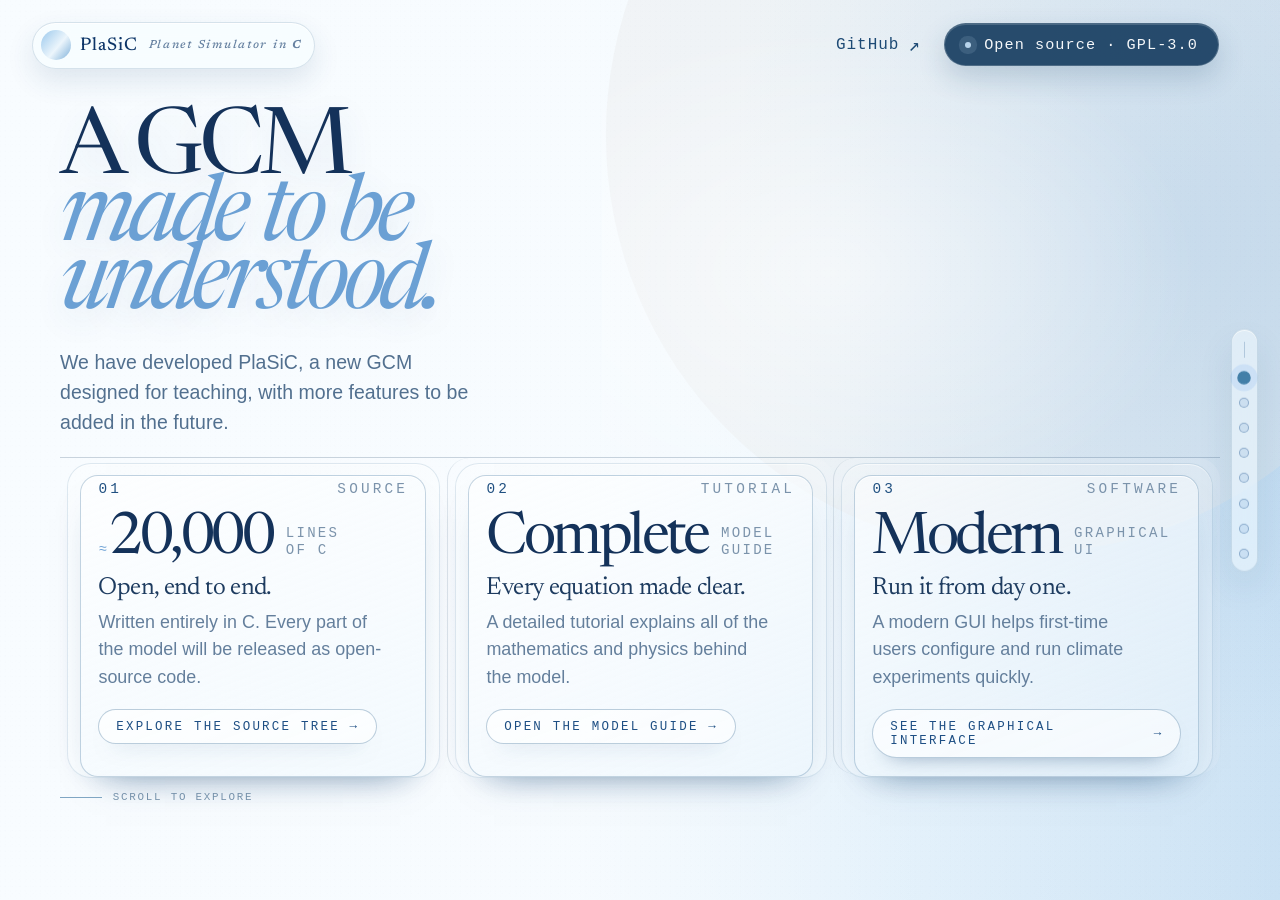
<file: docs-site/docs/index.html>
<!DOCTYPE html>
<html lang="en">
<head>
<meta charset="UTF-8">
<meta name="viewport" content="width=device-width, initial-scale=1.0">
<meta name="color-scheme" content="light dark">
<meta name="description" content="PlaSiC experiments: a 1850–2014 historical simulation, the idealized 1pctCO2 and abrupt-4xCO2 climate-sensitivity experiments, and an ERA5-initialized 10-day forecast case.">
<meta name="theme-color" content="#0a0f1d">
<link rel="icon" type="image/svg+xml" href="data:image/svg+xml,%3Csvg xmlns='http://www.w3.org/2000/svg' viewBox='0 0 64 64'%3E%3Cdefs%3E%3CradialGradient id='g' cx='35%25' cy='28%25'%3E%3Cstop stop-color='%23dffaff'/%3E%3Cstop offset='.48' stop-color='%237fe0f2'/%3E%3Cstop offset='1' stop-color='%231d5d7c'/%3E%3C/radialGradient%3E%3C/defs%3E%3Ccircle cx='32' cy='32' r='25' fill='url(%23g)'/%3E%3Cpath d='M12 34c13-9 27-11 40-4' fill='none' stroke='%23fff' stroke-opacity='.7' stroke-width='2'/%3E%3C/svg%3E">
<title>PlaSiC — Historical, CO₂ and forecast experiments</title>
<link rel="preconnect" href="https://fonts.googleapis.com">
<link rel="preconnect" href="https://fonts.gstatic.com" crossorigin>
<link href="https://fonts.googleapis.com/css2?family=Newsreader:opsz,wght@6..72,400;6..72,500&amp;family=STIX+Two+Text:ital,wght@0,400;0,500;1,400&amp;display=swap" rel="stylesheet">

<style>
/* ============================================================
   1. TOKENS + RESET
   ============================================================ */
:root{
  --ink:#0a0f1d;
  --ink-2:#0d1424;
  --ink-3:#101b33;
  --line:rgba(127,224,242,.16);
  --ice:#7fe0f2;
  --ice-deep:#37bddb;
  --ice-dim:#4a90a8;
  --gold:#e7c489;
  --text:#e9eef7;
  --muted:#8fa1bd;

  --font-elegant:'Newsreader','Bodoni 72','Didot','Baskerville','Times New Roman',serif;
  --font-math:'STIX Two Text','STIX Two Math','STIXGeneral','Cambria Math','Baskerville','Times New Roman',serif;
  --font-body:-apple-system,BlinkMacSystemFont,'Segoe UI',Roboto,'Helvetica Neue',Arial,sans-serif,'PingFang SC','Microsoft YaHei';
  --font-mono:'SF Mono',SFMono-Regular,ui-monospace,Menlo,Consolas,'Liberation Mono',monospace;
}

*{box-sizing:border-box;margin:0;padding:0}
html{scroll-behavior:smooth}
body{
  font-family:var(--font-body);
  color:var(--text);
  background:var(--ink);
  -webkit-font-smoothing:antialiased;
  text-rendering:optimizeLegibility;
  overflow:hidden;           /* sections scroll inside .scroll */
}
a{color:inherit;text-decoration:none}
button{font-family:inherit;cursor:pointer;background:none;border:none;color:inherit}

/* ============================================================
   2. LAYERED BACKGROUND (gradient + vignette, fixed)
   ============================================================ */
.bg-gradient{
  position:fixed;inset:0;z-index:0;pointer-events:none;
  background:
    radial-gradient(120% 90% at 50% -10%, var(--ink-3) 0%, var(--ink-2) 42%, var(--ink) 78%),
    #0a0f1d;
}
.bg-gradient::before,
.bg-gradient::after{
  content:"";position:absolute;inset:0;opacity:0;
  transition:opacity .85s cubic-bezier(.2,.7,.2,1);
}
.bg-gradient::before{
  background:
    radial-gradient(72% 48% at 76% 6%,rgba(255,237,255,.28),transparent 68%),
    linear-gradient(158deg,#75b9f5 0%,#798fe9 33%,#609ce9 66%,#9abcf4 100%);
}
.bg-gradient::after{
  background:
    radial-gradient(80% 58% at 13% 93%,rgba(242,181,249,.42),transparent 66%),
    radial-gradient(66% 52% at 94% 76%,rgba(215,181,251,.38),transparent 70%),
    linear-gradient(112deg,rgba(255,255,255,.16),transparent 48%,rgba(117,85,221,.15));
  mix-blend-mode:screen;
}
body.theme-sky .bg-gradient::before,
body.theme-sky .bg-gradient::after{opacity:1}
.vignette{
  position:fixed;inset:0;z-index:3;pointer-events:none;
  background:radial-gradient(130% 130% at 50% 45%, transparent 55%, rgba(4,8,18,.55) 100%);
  transition:background .85s ease;
}
.bottom-fade{
  position:fixed;left:0;right:0;bottom:0;height:26vh;z-index:1;pointer-events:none;
  background:linear-gradient(180deg,transparent,rgba(6,10,20,.8));
  transition:background .85s ease;
}
body.theme-sky .vignette{background:radial-gradient(130% 115% at 52% 42%,transparent 56%,rgba(47,57,156,.18) 100%)}
body.theme-sky .bottom-fade{background:linear-gradient(180deg,transparent,rgba(213,180,249,.22))}

/* clouds canvas sits between gradient and content */
#clouds{position:fixed;inset:0;z-index:1;pointer-events:none}

/* ============================================================
   3. SCROLL CONTAINER + SECTIONS
   ============================================================ */
.scroll{
  position:relative;z-index:2;
  height:100vh;height:100dvh;
  overflow-y:auto;overflow-x:hidden;
  scroll-snap-type:y mandatory;
  scroll-snap-stop:always;
  -webkit-overflow-scrolling:touch;
}
section{
  position:relative;
  min-height:100vh;min-height:100dvh;
  scroll-snap-align:start;
  display:flex;flex-direction:column;
  align-items:center;justify-content:center;
  padding:clamp(.75rem,1.9vh,1.35rem) clamp(1.25rem,6vw,4rem);
}

/* ============================================================
   4. FIXED CHROME (logo + nav dots)
   ============================================================ */
.logo{
  position:fixed;top:clamp(1rem,2.4vh,1.5rem);left:clamp(1.1rem,2.5vw,2rem);
  z-index:6;pointer-events:auto;
  display:flex;align-items:center;gap:.55rem;
  font-family:var(--font-elegant);font-weight:500;
  font-size:1.05rem;letter-spacing:.04em;color:var(--text);
}
.logo .mark{
  width:26px;height:26px;border-radius:50%;
  background:radial-gradient(circle at 35% 30%, var(--ice) 0%, var(--ice-deep) 55%, transparent 78%);
  box-shadow:0 0 18px rgba(127,224,242,.45);
  opacity:.9;
}
.logo .sub{font-family:var(--font-elegant);font-size:.6rem;letter-spacing:.12em;color:var(--muted);font-style:italic;text-transform:none;margin-left:.1rem}
body.theme-sky .logo{color:#fff;text-shadow:0 2px 18px rgba(50,48,151,.28)}
body.theme-sky .logo .sub{color:rgba(255,255,255,.78)}
body.theme-sky .logo .mark{
  background:radial-gradient(circle at 35% 30%,#fff 0%,#efd9ff 32%,#8f78e8 68%,transparent 72%);
  box-shadow:0 0 0 1px rgba(255,255,255,.3),0 8px 30px rgba(243,211,255,.6);
}

.nav{
  position:fixed;right:clamp(.6rem,1.8vw,1.4rem);top:50%;transform:translateY(-50%);
  z-index:6;display:flex;flex-direction:column;gap:.95rem;align-items:center;
}
.nav .dot{
  border-radius:50%;
  border:1px solid var(--line);background:rgba(15,23,40,.5);
  transition:transform .35s ease,background .35s ease,border-color .35s ease,box-shadow .35s ease;
}
.nav .dot:hover{border-color:var(--ice);transform:scale(1.25)}
.nav .dot.active{
  background:var(--ice);border-color:var(--ice);
  transform:scale(1.35);
}
.nav .dot.active::after{
  content:"";display:none;
}
.nav .tick{width:1px;height:16px;background:linear-gradient(var(--line),var(--line))}
body.theme-sky .nav .dot{border-color:rgba(255,255,255,.58);background:rgba(255,255,255,.18)}
body.theme-sky .nav .dot:hover{border-color:#fff}
body.theme-sky .nav .dot.active{background:#fff;border-color:#fff;box-shadow:0 0 0 5px rgba(255,255,255,.2),0 6px 22px rgba(55,51,164,.24)}
body.theme-sky .nav .tick{background:rgba(255,255,255,.48)}

/* the physics scene (#s2) is light-toned: darken the fixed chrome there */
body.theme-physics .logo{color:#12303f;text-shadow:none}
body.theme-physics .logo .sub{color:rgba(18,48,63,.62)}
body.theme-physics .logo .mark{background:radial-gradient(circle at 35% 30%,#cfeaf7 0%,#5f9dbd 58%,transparent 78%);box-shadow:0 0 14px rgba(40,90,120,.35)}
body.theme-physics .nav .dot{border-color:rgba(18,48,63,.38);background:rgba(18,48,63,.14)}
body.theme-physics .nav .dot.active{background:#1d5d7c;border-color:#1d5d7c;box-shadow:0 0 12px rgba(29,93,124,.4)}
body.theme-physics .nav .tick{background:rgba(18,48,63,.28)}

/* ============================================================
   5. SHARED REVEAL
   ============================================================ */
section .reveal{opacity:0;transform:translateY(28px);
  transition:opacity .8s ease,transform .8s cubic-bezier(.16,.8,.28,1);
  transition-delay:var(--d,0s);
}
section.active .reveal{opacity:1;transform:none}
@media (min-width:760px){
  section .reveal{will-change:opacity,transform}
}

/* ============================================================
   6. PAGE 3 — EQUATIONS IN THE SKY
   ============================================================ */
#s1{
  isolation:isolate;overflow:hidden;justify-content:flex-start;
  padding:clamp(4.2rem,7vh,5.2rem) clamp(1.25rem,4vw,4rem) clamp(1.4rem,3vh,2.4rem);
}
#s1::after{
  content:"";position:absolute;inset:0;z-index:-1;pointer-events:none;
  background:
    linear-gradient(90deg,rgba(255,255,255,.16) 1px,transparent 1px),
    linear-gradient(rgba(255,255,255,.12) 1px,transparent 1px);
  background-size:8vw 8vw;
  -webkit-mask:linear-gradient(180deg,transparent,rgba(0,0,0,.12) 28%,rgba(0,0,0,.08) 70%,transparent);
          mask:linear-gradient(180deg,transparent,rgba(0,0,0,.12) 28%,rgba(0,0,0,.08) 70%,transparent);
}
.sr-only{position:absolute;width:1px;height:1px;padding:0;margin:-1px;overflow:hidden;clip:rect(0,0,0,0);white-space:nowrap;border:0}
.sky-title{
  position:relative;z-index:4;width:min(94vw,1180px);margin:0 auto clamp(.3rem,.8vh,.6rem);
  color:#fff;text-align:center;text-wrap:balance;
  font-family:var(--font-elegant);font-size:clamp(2.2rem,4.3vw,4.7rem);font-weight:400;
  line-height:.94;letter-spacing:-.035em;font-kerning:normal;font-feature-settings:"kern" 1,"liga" 1;
  opacity:0;transform:translateY(-14px);filter:blur(7px);
  transition:opacity 1s ease .05s,transform 1s cubic-bezier(.16,.8,.28,1) .05s,filter 1s ease .05s;
}
#s1.active .sky-title{opacity:1;transform:none;filter:blur(0)}
.eq-cloud{
  position:relative;width:min(96vw,1540px);height:min(70vh,720px);
  margin:0 auto;perspective:1500px;transform-style:preserve-3d;
}
.eq{
  --tx:0px;--ty:0px;
  position:absolute;left:var(--x);top:var(--y);z-index:var(--z,1);
  max-width:min(66vw,900px);
  color:rgba(255,255,255,.92);
  opacity:0;
  transform:translate(-50%,-50%) translate3d(var(--tx),var(--ty),0) rotate(var(--r,0deg)) scale(.92);
  transition:opacity 1.15s ease var(--delay,0s),filter 1.15s ease var(--delay,0s),transform 1.15s cubic-bezier(.16,.8,.28,1) var(--delay,0s),color .35s ease;
  text-shadow:0 1px 0 rgba(255,255,255,.18),0 4px 16px rgba(50,51,142,.32),0 14px 38px rgba(45,54,160,.2);
  will-change:transform;
}
#s1.active .eq{
  opacity:var(--alpha,.82);
  transform:translate(-50%,-50%) translate3d(var(--tx),var(--ty),0) rotate(var(--r,0deg)) scale(1);
}
.eq .m{
  display:inline-block;font-family:var(--font-math);font-weight:400;
  line-height:1.2;letter-spacing:-.018em;font-kerning:normal;font-feature-settings:"kern" 1,"liga" 1;
  animation:eqFloat var(--float,10s) ease-in-out var(--phase,0s) infinite alternate;
  transition:transform .45s cubic-bezier(.2,.8,.2,1),color .35s ease,text-shadow .35s ease;
}
.eq:hover{z-index:20;color:#fff;--alpha:1}
.eq:hover .m{transform:translateY(-4px) scale(1.035);text-shadow:0 2px 0 rgba(255,255,255,.2),0 16px 38px rgba(51,45,153,.34)}
.eq.f-fore{color:#fff;--alpha:.98}
.eq.f-fore .m{font-size:var(--fs,clamp(1.2rem,1.9vw,1.95rem));font-weight:500}
.eq.f-diag{color:rgba(250,244,255,.9);--alpha:.88}
.eq.f-diag .m{font-size:var(--fs,clamp(.9rem,1.22vw,1.26rem))}
.m i{font-style:italic;color:inherit}
.m .g{color:#f8d9ff}
.fr{display:inline-flex;flex-direction:column;vertical-align:middle;margin:0 .14em;text-align:center;line-height:1.02;transform:translateY(-.04em)}
.fr .fn{padding:0 .12em}
.fr .fd{border-top:1px solid currentColor;padding:.08em .12em 0;font-size:.74em}
sub,sup{font-size:.62em;line-height:0}
@keyframes eqFloat{
  0%{transform:translate3d(0,-3px,0)}
  45%{transform:translate3d(5px,2px,0)}
  100%{transform:translate3d(-3px,6px,0)}
}

/* ============================================================
   7. PAGE 4 — PHYSICAL PROCESSES IN PLASIC (3-D GRID COLUMN)
   design adapted from website/demo (isothermalbox-style column
   + gridded globe); all selectors scoped under .physics-map
   ============================================================ */
#s2.physics-scene{
  isolation:isolate;overflow:hidden;padding:0;display:block;
  background:linear-gradient(165deg,#f3f8fc 0%,#e1ebf3 100%);color:#103b55;
}
.physics-figure{
  position:absolute;inset:0;z-index:1;opacity:0;transform:scale(1.015);
  transition:opacity 1.1s ease,transform 1.6s cubic-bezier(.16,.8,.28,1);
}
#s2.active .physics-figure{opacity:1;transform:none}
.physics-map{display:block;width:100%;height:100%}
.physics-map text{font-family:var(--font-body)}
/* in-scene micro labels (kept to a minimum) */
.physics-map .micro-label{font-size:28px;font-weight:750;letter-spacing:.13em;fill:#174b65;paint-order:stroke;stroke:rgba(248,253,255,.88);stroke-width:6px;stroke-linejoin:round}
.physics-map .micro-label.light{fill:rgba(255,255,255,.9);stroke:rgba(12,63,82,.55)}
/* parameterization callout panels */
.physics-map .process-label{filter:drop-shadow(0 9px 16px rgba(20,67,87,.18));opacity:0;transition:opacity .65s ease}
#s2.active .process-label{opacity:1}
#s2.active .process-label.p2{transition-delay:.14s}
#s2.active .process-label.p3{transition-delay:.24s}
#s2.active .process-label.p4{transition-delay:.34s}
.process-label .label-panel{fill:rgba(248,253,255,.92);stroke:rgba(12,72,101,.22);stroke-width:1.5}
.process-label .label-index{font:750 16px var(--font-body);fill:#103f59;text-anchor:middle;dominant-baseline:middle}
.process-label .label-title{font:750 24px var(--font-body);letter-spacing:.018em;fill:#103f59}
.process-label .label-link{fill:none;stroke:rgba(20,82,105,.6);stroke-width:2.2;stroke-linecap:round;stroke-dasharray:3 7}
.process-label:hover .label-panel{fill:rgba(255,255,255,.97);stroke:rgba(12,72,101,.45)}
.process-label:hover .label-link{stroke-dasharray:none}
/* globe image replaces the procedural graticule; only rain dots and
   building windows remain procedural */
/* scene motion, scoped to the physics map */
.physics-map .cloud-soft{filter:url(#cloudShadow)}
.physics-map .cloud-float-a,.physics-map .cloud-float-c{transform-box:fill-box;transform-origin:center;will-change:transform}
.physics-map .cloud-float-a{animation:sceneCloudA 8s ease-in-out infinite alternate}
.physics-map .cloud-float-c{animation:sceneCloudC 12s ease-in-out -5s infinite alternate}
.physics-map .sun-core{transform-box:fill-box;transform-origin:center;animation:sunPulse 4.5s ease-in-out infinite alternate}
.physics-map .sun-rays{transform-box:fill-box;transform-origin:center;animation:sunTurn 55s linear infinite}
.physics-map .flow,.physics-map .shortwave,.physics-map .longwave,.physics-map .updraft,.physics-map .flux-arrow{stroke-dasharray:16 13;animation:streamDash 2.2s linear infinite}
.physics-map .longwave{animation-duration:2.8s}
.physics-map .rain-streak{stroke-dasharray:7 15;animation:rainFall 1.25s linear infinite}
.physics-map .rain-streak.r2{animation-delay:-.45s}
.physics-map .rain-streak.r3{animation-delay:-.85s}
.physics-map .rain-dot{fill:#3f8fd2;animation:fallDots 1.5s linear infinite}
.physics-map .eddy{transform-box:fill-box;transform-origin:center;animation:eddyTurn 9s linear infinite}
.physics-map .mix-stream{stroke-dasharray:8 13;animation:streamDash 3.2s linear infinite}
.physics-map .rain-drop{animation:dropBob 1.8s ease-in-out infinite;transform-box:fill-box;transform-origin:center}
.physics-map .rain-drop.d2{animation-delay:-.6s}
.physics-map .rain-drop.d3{animation-delay:-1.2s}
.physics-map .city-icon{filter:drop-shadow(0 5px 5px rgba(30,68,58,.16))}
@keyframes sceneCloudA{to{transform:translate(10px,-13px)}}
@keyframes sceneCloudC{to{transform:translate(8px,-9px)}}
@keyframes sunPulse{to{transform:scale(1.06);opacity:.9}}
@keyframes sunTurn{to{transform:rotate(360deg)}}
@keyframes streamDash{to{stroke-dashoffset:-58}}
@keyframes rainFall{to{stroke-dashoffset:-44}}
@keyframes fallDots{0%{transform:translateY(-6px);opacity:0}20%{opacity:.95}85%{opacity:.9}100%{transform:translateY(38px);opacity:0}}
@keyframes eddyTurn{to{transform:rotate(360deg)}}
@keyframes dropBob{0%,100%{transform:translateY(-4px);opacity:.5}50%{transform:translateY(7px);opacity:1}}
@media (max-width:780px){
  .physics-figure{left:50%;width:1500px;transform:translateX(-50%) scale(1.015)}
  #s2.active .physics-figure{transform:translateX(-50%)}
}

/* ============================================================
   8. PAGE 5 — COUPLING
   ============================================================ */
#s3.coupling-scene{
  --cx-ink:#173650;--cx-muted:#536f86;--cx-rule:rgba(47,93,130,.19);
  --cx-down:#9b722f;--cx-up:#327ea6;
  isolation:isolate;align-items:stretch;justify-content:center;
  padding:clamp(5rem,8vh,6rem) clamp(1.5rem,5vw,5.5rem) clamp(1.8rem,4vh,3rem);
  color:var(--cx-ink);
  background:radial-gradient(ellipse at 90% 15%,rgba(126,196,242,.42),transparent 55%),
    linear-gradient(125deg,#e6f2fd 5%,#cfe4f8 68%,#b9d6ee);
}
#s3::before{
  content:"";position:absolute;inset:0;z-index:-1;pointer-events:none;opacity:.35;
  background-image:linear-gradient(rgba(71,120,160,.075) 1px,transparent 1px),linear-gradient(90deg,rgba(71,120,160,.075) 1px,transparent 1px);
  background-size:64px 64px;
  -webkit-mask-image:linear-gradient(120deg,transparent 30%,#000);mask-image:linear-gradient(120deg,transparent 30%,#000);
}
.cx-shell{width:min(100%,1400px);margin:auto}
.cx-header{display:grid;grid-template-columns:1fr;align-items:end;gap:3rem;margin-bottom:clamp(1.6rem,3.5vh,2.6rem)}
.cx-title{font-family:var(--font-elegant);font-size:clamp(3.25rem,5.2vw,5.35rem);font-weight:400;line-height:.94;letter-spacing:-.035em}
.cx-title em{font-weight:400;color:#3b7fa9}
.cx-header-note{max-width:38ch;margin:0 0 .25rem;color:var(--cx-muted);font-size:1.0625rem;line-height:1.55}
.cx-network{margin:0}
.cx-component{position:relative;min-width:0;border:1px solid var(--cx-rule);border-radius:12px;background:rgba(255,255,255,.57)}
.cx-number{font-family:var(--font-mono);font-size:.875rem;letter-spacing:.12em;color:#6084a1}
.cx-component h3{font-family:var(--font-elegant);font-size:clamp(1.9rem,2.8vw,2.7rem);font-weight:400;line-height:1.05;letter-spacing:-.025em}
.cx-component p{font-size:1.125rem;line-height:1.55;color:var(--cx-muted);text-wrap:pretty}
.cx-atmosphere{display:grid;grid-template-columns:1fr 1fr;align-items:center;gap:2rem;padding:1.3rem 1.7rem;background:linear-gradient(110deg,rgba(255,255,255,.85),rgba(204,229,247,.66));box-shadow:0 15px 35px -30px rgba(36,85,127,.3)}
.cx-atmosphere-name{display:flex;align-items:center;gap:1.2rem}
.cx-atmosphere p{max-width:47ch}
.cx-branches{display:grid;grid-template-columns:minmax(0,.8fr) minmax(0,1.65fr);gap:2.3rem}
.cx-branch{min-width:0;display:flex;flex-direction:column}
.cx-exchange{display:flex;justify-content:center}
.cx-direction{display:flex;font-size:.875rem;line-height:1.35;color:var(--cx-down)}
.cx-direction.return{color:var(--cx-up)}
.cx-arrow{position:relative;display:block;flex:none;width:2px;height:45px;background:currentColor;opacity:.8}
.cx-arrow::after{content:"";position:absolute;bottom:0;left:-3px;width:8px;height:8px;border-right:2px solid currentColor;border-bottom:2px solid currentColor;transform:rotate(45deg)}
.return .cx-arrow::after{top:0;bottom:auto;transform:rotate(225deg)}
.cx-land{flex:1;padding:1.5rem 1.7rem;display:flex;flex-direction:column;align-items:flex-start;background:linear-gradient(145deg,rgba(255,255,255,.76),rgba(217,236,234,.53))}
.cx-land .cx-number{color:#547e7c}
.cx-land h3{margin:.75rem 0 .65rem}
.cx-land p{max-width:29ch}
.cx-marine{min-width:0}
.cx-interface{display:flex;align-items:center;justify-content:space-between;gap:1.8rem;padding:1.15rem 1.45rem;border:1px dashed rgba(55,108,143,.38);border-radius:8px;background:rgba(243,250,255,.5)}
.cx-interface h3{font-size:1.45rem;font-weight:500;white-space:nowrap}
.cx-interface p{font-size:1.0625rem;line-height:1.5;color:var(--cx-muted);max-width:42ch}
.cx-interface-tag{display:block;margin-top:.3rem;font-family:var(--font-mono);font-size:.9375rem;color:#6385a0}
.cx-gateway{width:43%;display:flex;align-items:center;justify-content:center;gap:.6rem;height:45px;color:#547f9f}
.cx-gateway .cx-arrow{height:29px}
.cx-gateway-label{margin-left:.4rem;font-size:.875rem;line-height:1.35;color:var(--cx-muted)}
.cx-marine-pair{display:grid;grid-template-columns:minmax(0,1fr) 14% minmax(0,1fr);align-items:stretch}
.cx-ice,.cx-ocean{padding:1.1rem 1.25rem}
.cx-ice{background:linear-gradient(145deg,rgba(255,255,255,.8),rgba(224,231,247,.65))}
.cx-ocean{background:linear-gradient(145deg,rgba(241,250,255,.9),rgba(191,221,243,.55))}
.cx-ice h3,.cx-ocean h3{font-size:clamp(1.75rem,2.35vw,2.35rem);margin:.5rem 0 .6rem}
.cx-ice p,.cx-ocean p{font-size:1.0625rem}
.cx-bridge{display:flex;flex-direction:column;align-items:center;justify-content:center;gap:.7rem;color:#517b9c;padding:0 .6rem}
.cx-horizontal{width:100%;height:2px;position:relative;background:currentColor}
.cx-horizontal::after{content:"";position:absolute;right:0;top:-3px;width:8px;height:8px;border-top:2px solid currentColor;border-right:2px solid currentColor;transform:rotate(45deg)}
.cx-horizontal.back::after{left:0;right:auto;transform:rotate(225deg)}
.cx-bridge small{line-height:1.35;text-align:center}
.cx-deep-link{display:flex;flex-direction:column;align-items:center;gap:.4rem;margin:.7rem 0 .45rem;color:#3d789b;font-size:.82rem;line-height:1.3;text-align:center}
.cx-deep-link .cx-deep-arrow{position:relative;width:2px;height:27px;background:currentColor}
.cx-deep-link .cx-deep-arrow::after{content:"";position:absolute;left:-3px;bottom:-1px;width:8px;height:8px;border-right:2px solid currentColor;border-bottom:2px solid currentColor;transform:rotate(45deg)}
.cx-deep-link strong{font-weight:600;letter-spacing:.02em}
.cx-deep-ocean{display:grid;grid-template-columns:auto minmax(0,1fr) auto;align-items:center;gap:1.1rem;padding:1rem 1.25rem;border-color:rgba(38,111,157,.28);background:linear-gradient(110deg,rgba(222,244,255,.9),rgba(155,206,237,.62));box-shadow:0 13px 30px -27px rgba(24,86,128,.58)}
.cx-deep-ocean .cx-component-head{margin:0;align-items:center}
.cx-deep-ocean .cx-symbol{width:4.8rem;height:4.8rem}
.cx-deep-ocean h3{font-size:clamp(1.65rem,2.2vw,2.2rem);margin:.35rem 0 .2rem}
.cx-deep-ocean p{font-size:1rem;line-height:1.42;max-width:192ch}
.cx-deep-specs{display:flex;flex-direction:column;align-items:flex-end;gap:.4rem;max-width:24rem}
.cx-deep-specs span{padding:.35rem .52rem;border:1px solid rgba(48,111,146,.2);border-radius:5px;background:rgba(244,252,255,.45);color:#37677f;font-family:var(--font-mono);font-size:.7rem;letter-spacing:.04em;white-space:nowrap}
.cx-caption{display:grid;grid-template-columns:1fr 1.5fr;gap:2.8rem;padding-top:1rem;border-top:1px solid var(--cx-rule);font-size:1rem;line-height:1.6}
.cx-caption strong{font-weight:500;color:var(--cx-ink)}
.cx-caption p + p{margin-top:.3rem}
.cx-grid-mark{display:inline-block;width:13px;height:13px;margin-right:.5rem;vertical-align:-1px;border:1px solid #779cb7;background:linear-gradient(90deg,transparent 45%,#779cb7 45% 55%,transparent 55%),linear-gradient(transparent 45%,#779cb7 45% 55%,transparent 55%)}
body.theme-coupling .logo{color:#173650;text-shadow:none}
body.theme-coupling .logo .sub{color:#54738d}
body.theme-coupling .logo .mark{background:radial-gradient(circle at 35% 30%,#d7f2ff 0%,#6a9fc5 58%,transparent 78%);box-shadow:0 0 14px rgba(46,116,214,.2)}
body.theme-coupling .nav .dot{border-color:rgba(20,72,128,.34);background:rgba(35,104,180,.1)}
body.theme-coupling .nav .dot.active{background:#437fa8;border-color:#437fa8;box-shadow:0 0 0 5px rgba(46,120,236,.1)}
body.theme-coupling .nav .tick{background:rgba(20,72,128,.22)}
body.theme-coupling .vignette{background:radial-gradient(140% 120% at 55% 45%,transparent 70%,rgba(54,115,177,.07) 100%)}
body.theme-coupling .bottom-fade{background:linear-gradient(180deg,transparent,rgba(185,222,252,.12))}
@media(max-width:1050px){
  .cx-header{gap:2rem;grid-template-columns:1fr 1fr}
  .cx-branches{gap:1.5rem;grid-template-columns:minmax(0,.75fr) minmax(0,1.65fr)}
  .cx-exchange{gap:1rem}.cx-direction{font-size:.8125rem}
  .cx-interface{align-items:flex-start;gap:1rem}.cx-interface p{max-width:26ch}
  .cx-land{padding:1.3rem}.cx-ice,.cx-ocean{padding:1rem}
  .cx-component p{font-size:1.0625rem}
}
@media(max-width:760px){
  #s3.coupling-scene{padding:5.5rem 1.5rem 2.5rem}
  .cx-header{grid-template-columns:1fr;gap:1rem;margin-bottom:1.5rem}
  .cx-title{font-size:clamp(2.8rem,9vw,4rem)}
  .cx-atmosphere{grid-template-columns:1fr;gap:.65rem;padding:1.2rem}
  .cx-atmosphere-name{gap:.8rem}
  .cx-branches{grid-template-columns:1fr;gap:0}
  .cx-exchange{justify-content:space-around}
  .cx-direction{font-size:.875rem}
  .cx-land{padding:1.2rem}.cx-land h3{margin:.45rem 0}
  .cx-land p{max-width:none}
  .cx-interface{padding:1rem}
  .cx-deep-ocean{grid-template-columns:1fr;gap:.7rem;padding:1rem}
  .cx-deep-ocean .cx-component-head{align-items:center}
  .cx-deep-specs{align-items:flex-start;max-width:none}
  .cx-caption{grid-template-columns:1fr;gap:.7rem;margin-top:1.4rem}
}
@media(max-width:430px){
  .cx-interface p{max-width:none;margin-top:.6rem}
  .cx-marine-pair{grid-template-columns:1fr}
  .cx-gateway{width:100%}
  .cx-bridge{flex-direction:row}
  .cx-horizontal{width:2px;height:38px}
  .cx-horizontal::after{right:auto;left:-3px;top:auto;bottom:0;transform:rotate(135deg)}
  .cx-horizontal.back::after{left:-3px;top:0;bottom:auto;transform:rotate(-45deg)}
  .cx-ocean h3 span{display:inline}
  .cx-deep-ocean .cx-component-head{align-items:center}
  .cx-deep-ocean .cx-symbol{width:4.2rem;height:4.2rem}
  .cx-deep-specs span{font-size:.62rem}
}
@media(min-width:1051px) and (max-height:800px){
  #s3.coupling-scene{padding-top:4.4rem;padding-bottom:1.5rem}
  .cx-header{margin-bottom:1.3rem}.cx-title{font-size:clamp(3rem,4.4vw,4.3rem)}
  .cx-atmosphere{padding:1rem 1.5rem}.cx-exchange{min-height:72px}
  .cx-land{padding:1.2rem 1.5rem}.cx-caption{margin-top:1.1rem;padding-top:.8rem}
}

/* Component symbols reuse the original site's vector illustrations. */
.cx-symbol{display:block;flex:none;width:4.8rem;height:4.8rem;filter:saturate(.68);}
.cx-symbol svg{display:block;width:100%;height:100%}
.cx-component-head{display:flex;align-items:center;gap:.8rem;margin-bottom:.7rem;width:100%}
.cx-component-head > div{min-width:0}
.cx-component-head h3{margin:.45rem 0 0}
.cx-atmosphere-name h3{margin-top:.35rem}
.cx-atmosphere{padding-top:.9rem;padding-bottom:.9rem}
.cx-land .cx-symbol{width:5.3rem;height:5.3rem}
.cx-ocean .cx-symbol{width:5.3rem;height:5.3rem}
.cx-ice .cx-component-head,.cx-ocean .cx-component-head{align-items:flex-start;flex-direction:row;gap:.8rem}
.cx-interface-name{display:flex;align-items:center;gap:.65rem;flex:none}
.cx-interface .cx-symbol{width:4rem;height:4rem}
.cx-exchange{align-items:stretch;gap:1.3rem;min-height:158px;padding:1rem .25rem}
.cx-direction{align-items:center;flex:1;min-width:0;gap:.65rem}
.cx-direction .cx-arrow{height:92px}
.cx-field-list{display:grid;gap:.24rem;font-size:.9375rem;line-height:1.4}
.cx-field-list strong{font-weight:600;font-size:.875rem;margin-bottom:.15rem}
.cx-bridge{padding-left:.35rem;padding-right:.35rem}
.cx-bridge small{font-size:.875rem}
.cx-caption{margin-top:1rem}
@media(max-width:1150px){
  .cx-interface{flex-direction:column;gap:.5rem}.cx-interface p{max-width:none}
  .cx-component-head{flex-direction:column;align-items:flex-start;gap:.35rem}
  .cx-land .cx-symbol{width:4.8rem;height:4.8rem}
}
@media(max-width:760px){
  .cx-exchange{gap:1.2rem;min-height:0;padding:1.1rem .25rem}
  .cx-component-head{flex-direction:row;align-items:center;gap:.8rem}
  .cx-interface{flex-direction:row;align-items:center}
  .cx-ice .cx-component-head,.cx-ocean .cx-component-head{flex-direction:column}
}
@media(max-width:430px){
  .cx-interface{display:block}.cx-interface-name{gap:.5rem}
  .cx-atmosphere-name{gap:.6rem}.cx-atmosphere-name h3{font-size:1.7rem}
  .cx-symbol,.cx-land .cx-symbol{width:4.2rem;height:4.2rem}
  .cx-ice .cx-component-head,.cx-ocean .cx-component-head{flex-direction:row;align-items:center;gap:.8rem}
  .cx-bridge{height:82px;gap:.8rem}
  .cx-bridge small{max-width:9ch}
  .cx-bridge .cx-horizontal{flex:none}
}

/* ============================================================
   9. PAGE 1 — OPEN, LEARN, RUN
   ============================================================ */
#s4.closing{
  position:relative;isolation:isolate;overflow:hidden;align-items:stretch;justify-content:flex-start;
  padding:clamp(5.7rem,8.3vh,7.2rem) clamp(2.4rem,4.7vw,6rem) clamp(1.7rem,3.2vh,2.8rem);
  color:#122c49;text-align:left;
  background:
    linear-gradient(108deg,rgba(246,251,255,.98) 0%,rgba(246,251,255,.96) 45%,rgba(222,238,252,.85) 70%,rgba(126,177,228,.72) 100%),
    #f6fbff;
}
#s4.closing::before{
  content:"";position:absolute;z-index:0;inset:0;pointer-events:none;
}
#s4.closing::after{
  content:"";position:absolute;z-index:4;inset:0;pointer-events:none;opacity:.14;
  background:
    radial-gradient(circle at 12% 21%,rgba(23,58,92,.08) 0 .45px,transparent .7px),
    radial-gradient(circle at 73% 61%,rgba(23,58,92,.06) 0 .45px,transparent .7px);
  background-size:5px 5px,7px 7px;mix-blend-mode:multiply;
}
.earth-stage{
  position:absolute;z-index:1;width:max(110vw,96rem);aspect-ratio:4/3;
  right:-40vw;top:-49vh;pointer-events:none;opacity:0;
  transition:opacity 1.6s ease .12s,filter 1.6s ease .12s;
  filter:blur(5px);
}
#s4.active .earth-stage{filter:blur(0)}
.earth-visual{
  position:absolute;inset:0;clip-path:circle(30.8% at 50% 50%);
  background-image:
    url('https://images.unsplash.com/photo-1614730321146-b6fa6a46bcb4?auto=format&fit=crop&w=1800&q=90'),
    radial-gradient(circle,#dceaf2 0 38%,#9cb9cb 58%,#527895 72%,#24455f 100%);
  background-position:center;background-size:cover;
  animation:earthFloat 22s ease-in-out infinite alternate;
}
.earth-haze{position:absolute;z-index:2;right:-4%;top:-7%;width:57%;height:69%;pointer-events:none;background:radial-gradient(ellipse at 31% 54%,rgba(248,252,255,.55),transparent 52%);mix-blend-mode:screen}
@keyframes earthFloat{to{transform:translate3d(-1.2%,1.1%,0) scale(1.018)}}

.closing-topbar{
  position:absolute;z-index:6;right:clamp(2.8rem,4.8vw,6rem);top:clamp(1.35rem,2.5vh,2rem);
  display:flex;align-items:center;gap:clamp(.8rem,1.8vw,1.7rem);
}
.release-toplink{display:flex;align-items:center;gap:.55rem;font-family:var(--font-mono);font-size:1rem;letter-spacing:.06em;color:#1d4a75;transition:opacity .25s ease}
.release-toplink::after{content:"↗";font-size:1.18rem}
.release-toplink[aria-disabled="true"]{cursor:not-allowed;opacity:.72}
.release-pill{
  display:flex;align-items:center;gap:.85rem;padding:.72rem 1.25rem;border-radius:99px;
  color:#f5f7f9;background:rgba(19,58,94,.9);
  font-family:var(--font-mono);font-size:.95rem;letter-spacing:.07em;white-space:nowrap;
}
.release-pill::before{content:"";width:6px;height:6px;border-radius:50%;background:#b8d4ec;box-shadow:0 0 0 6px rgba(184,212,236,.14)}

.closing-shell{
  position:relative;z-index:5;width:min(100%,1840px);height:100%;margin:0 auto;
  display:grid;grid-template-rows:minmax(0,1fr) auto auto;
}
.closing-head{display:flex;flex-direction:column;align-items:flex-start;justify-content:center;min-height:0;padding:clamp(1rem,3vh,2.8rem) 0 clamp(1rem,2.2vh,2rem)}
.closing-title{
  max-width:min(9em,58vw);font-family:'Bodoni 72','Didot','Bodoni MT',var(--font-elegant);font-weight:400;
  font-size:clamp(4.4rem,7.2vw,9.2rem);line-height:.73;letter-spacing:-.06em;
}
.closing-title > span,.closing-title em{display:block}
.closing-title > span{white-space:nowrap}
.closing-title em{font-weight:400}
.closing-intro{max-width:37ch;margin-top:clamp(1.5rem,3vh,2.7rem);font-size:clamp(1.22rem,1.3vw,1.48rem);line-height:1.55;color:#52708f;text-wrap:pretty}

.closing-grid{
  position:relative;display:grid;grid-template-columns:repeat(3,minmax(0,1fr));
  min-height:clamp(13.5rem,25vh,18.5rem);border-top:1px solid rgba(28,64,102,.16);
}
.closing-pillar{position:relative;padding:clamp(1.2rem,2.5vh,2.1rem) clamp(1.1rem,3vw,3.8rem) 1rem;min-width:0}
.closing-pillar + .closing-pillar{border-left:1px solid rgba(28,64,102,.13)}
.pillar-meta{display:flex;justify-content:space-between;gap:1rem;margin-bottom:clamp(.95rem,2.2vh,1.6rem);font-family:var(--font-mono);font-size:.9rem;letter-spacing:.22em;text-transform:uppercase;color:#7b93ab}
.pillar-meta .number{color:#205081}
.pillar-signal{display:flex;align-items:flex-end;gap:.85rem;margin-bottom:clamp(.7rem,1.5vh,1.05rem);white-space:nowrap}
.pillar-signal strong{font-family:'Bodoni 72','Didot','Bodoni MT',var(--font-elegant);font-size:clamp(3.45rem,4.55vw,5.9rem);font-weight:400;line-height:.8;letter-spacing:-.06em;color:#14325a}
.pillar-signal strong .approx{color:#6ba0d4}
.pillar-signal span{max-width:8ch;padding-bottom:.18rem;font-family:var(--font-mono);font-size:.88rem;line-height:1.25;letter-spacing:.16em;text-transform:uppercase;color:#7b93ab;white-space:normal}
.closing-pillar h3{margin-bottom:.45rem;font-family:'Bodoni 72','Didot','Bodoni MT',var(--font-elegant);font-size:clamp(1.55rem,1.85vw,2.1rem);font-weight:400;letter-spacing:-.025em;color:#1e3c60}
.closing-pillar p{max-width:36ch;font-size:clamp(1.12rem,1.12vw,1.3rem);line-height:1.55;color:#647f9c;text-wrap:pretty}

.closing-foot{display:flex;align-items:flex-end;justify-content:space-between;gap:2rem;padding-top:1rem}

body.theme-closing .logo{color:#0d3568;text-shadow:none;font-size:1.15rem}
body.theme-closing .logo .sub{color:rgba(13,53,104,.62);font-size:.72rem}
body.theme-closing .logo .mark{width:30px;height:30px;background:linear-gradient(130deg,#8fc2ea,#eaf4fb 56%,#6ea6d4);box-shadow:none;opacity:.9}
body.theme-closing .nav{opacity:1;pointer-events:auto}
body.theme-closing .nav .dot{border-color:rgba(20,72,128,.34);background:rgba(35,104,180,.1)}
body.theme-closing .nav .dot.active{background:#437fa8;border-color:#437fa8;box-shadow:0 0 0 5px rgba(46,120,236,.1)}
body.theme-closing .nav .tick{background:rgba(20,72,128,.22)}
body.theme-closing .vignette{background:radial-gradient(140% 120% at 55% 45%,transparent 70%,rgba(54,115,177,.07) 100%)}
body.theme-closing .bottom-fade{background:linear-gradient(180deg,transparent,rgba(185,222,252,.18))}

/* ---- pillar links through to their own pages ----
   The whole tile is one big anchor: nested hairline frames mark it as a
   card, and the call-to-action below reads as a button, so the region
   announces itself as clickable before the pointer ever lands on it. */
a.closing-pillar{
  display:block;cursor:pointer;border-radius:22px;isolation:isolate;
  transition:background .35s ease,transform .35s ease;
}
a.closing-pillar::after{
  content:"";position:absolute;z-index:0;pointer-events:none;
  inset:clamp(.15rem,.55vh,.45rem) clamp(.2rem,.55vw,.65rem) clamp(-.25rem,-.45vh,0rem);
  border:1px solid rgba(37,92,140,.13);border-radius:24px;
  background:rgba(255,255,255,.18);
  box-shadow:0 16px 34px -28px rgba(28,72,116,.42),inset 0 1px 0 rgba(255,255,255,.52);
  transition:border-color .35s ease,background .35s ease,box-shadow .35s ease;
}
a.closing-pillar::before{
  content:"";position:absolute;z-index:1;pointer-events:none;
  inset:clamp(.8rem,1.9vh,1.4rem) clamp(.6rem,1.6vw,1.6rem) clamp(-.2rem,-.35vh,0rem);
  border:1px solid rgba(37,92,140,.26);border-radius:18px;
  background:linear-gradient(160deg,rgba(255,255,255,.52),rgba(228,242,252,.3));
  box-shadow:0 18px 38px -26px rgba(28,72,116,.55),inset 0 1px 0 rgba(255,255,255,.82);
  transition:border-color .35s ease,background .35s ease,box-shadow .35s ease;
}
a.closing-pillar > *{position:relative;z-index:2}
a.closing-pillar:hover::after,
a.closing-pillar:focus-visible::after{
  border-color:rgba(37,92,140,.24);
  background:rgba(255,255,255,.3);
  box-shadow:0 22px 44px -30px rgba(28,72,116,.54),inset 0 1px 0 rgba(255,255,255,.7);
}
a.closing-pillar:hover::before,
a.closing-pillar:focus-visible::before{
  border-color:rgba(37,92,140,.58);
  background:linear-gradient(160deg,rgba(255,255,255,.88),rgba(216,236,251,.62));
  box-shadow:0 28px 52px -30px rgba(28,72,116,.72),inset 0 1px 0 rgba(255,255,255,.94);
}
.pillar-cta{
  display:inline-flex;align-items:center;gap:.6rem;
  margin-top:clamp(.9rem,1.9vh,1.35rem);
  padding:.6rem 1.05rem;
  border:1px solid rgba(37,92,140,.3);border-radius:999px;
  background:rgba(255,255,255,.6);
  font-family:var(--font-mono);font-size:.78rem;letter-spacing:.18em;text-transform:uppercase;
  color:#1e4f84;
  box-shadow:0 12px 22px -16px rgba(28,72,116,.6);
  transition:background .3s ease,color .3s ease,border-color .3s ease,box-shadow .3s ease;
}
.pillar-cta i{font-style:normal;transition:transform .35s cubic-bezier(.2,.8,.2,1)}
a.closing-pillar:hover .pillar-cta,
a.closing-pillar:focus-visible .pillar-cta{
  background:#1e4f84;border-color:#1e4f84;color:#f7fbff;
  box-shadow:0 18px 32px -14px rgba(30,79,132,.75);
}
a.closing-pillar:hover .pillar-cta i,
a.closing-pillar:focus-visible .pillar-cta i{transform:translateX(4px)}

/* ============================================================
   10. PAGE 2 — MODEL LANDSCAPE
   ============================================================ */
#s5.comparison{
  --comparison-rule:rgba(127,224,242,.14);
  position:relative;isolation:isolate;overflow:hidden;align-items:stretch;justify-content:flex-start;
  padding:clamp(5.1rem,7.2vh,6.4rem) clamp(2rem,4.5vw,5.5rem) clamp(1.5rem,3vh,2.6rem);
  color:var(--text);
  background:
    radial-gradient(80% 70% at 88% -8%,rgba(91,164,216,.24),transparent 62%),
    radial-gradient(60% 60% at -8% 104%,rgba(55,189,219,.12),transparent 68%),
    linear-gradient(148deg,#101b33 0%,#0d1629 48%,#090f1d 100%);
}
#s5.comparison::before{
  content:"";position:absolute;inset:0;z-index:-1;pointer-events:none;opacity:.38;
  background-image:
    linear-gradient(rgba(127,224,242,.035) 1px,transparent 1px),
    linear-gradient(90deg,rgba(127,224,242,.035) 1px,transparent 1px);
  background-size:72px 72px;
  -webkit-mask-image:linear-gradient(145deg,#000,transparent 62%);mask-image:linear-gradient(145deg,#000,transparent 62%);
}
.comparison-shell{
  position:relative;width:min(100%,1720px);height:100%;margin:0 auto;
  display:grid;grid-template-rows:auto minmax(0,1fr);gap:clamp(1rem,2.3vh,1.8rem);
}
.comparison-head{display:grid;grid-template-columns:1fr;align-items:end}
.comparison-index{margin-bottom:.65rem;font-family:var(--font-mono);font-size:.72rem;letter-spacing:.25em;text-transform:uppercase;color:var(--ice-dim)}
.comparison-title{
  max-width:30ch;font-family:var(--font-elegant);font-size:clamp(2.8rem,4.7vw,5rem);font-weight:400;
  line-height:.9;letter-spacing:-.04em;text-wrap:balance;
}
.comparison-title em{color:var(--ice);font-weight:400}
.comparison-table-wrap{
  min-height:0;overflow:auto;border:1px solid var(--comparison-rule);border-radius:18px;
  background:linear-gradient(150deg,rgba(18,29,50,.9),rgba(10,17,31,.78));
  box-shadow:0 26px 70px rgba(0,0,0,.24),inset 0 1px 0 rgba(255,255,255,.035);
  scrollbar-color:rgba(127,224,242,.3) transparent;scrollbar-width:thin;
}
.comparison-table{width:100%;border-collapse:separate;border-spacing:0;table-layout:fixed}
.comparison-table caption{position:absolute;width:1px;height:1px;padding:0;margin:-1px;overflow:hidden;clip:rect(0 0 0 0);white-space:nowrap;border:0}
.comparison-table col:nth-child(1){width:13%}
.comparison-table col:nth-child(2){width:18%}
.comparison-table col:nth-child(3){width:25%}
.comparison-table col:nth-child(4){width:15%}
.comparison-table col:nth-child(5){width:29%}
.comparison-table th,.comparison-table td{text-align:left;vertical-align:top;border-bottom:1px solid rgba(127,224,242,.1)}
.comparison-table thead th{
  position:sticky;top:0;z-index:2;padding:.9rem 1rem .82rem;
  background:rgba(13,22,40,.96);backdrop-filter:blur(18px);
  font-family:var(--font-mono);font-size:.72rem;font-weight:500;line-height:1.35;letter-spacing:.13em;text-transform:uppercase;color:#8398b5;
}
.comparison-table tbody th,.comparison-table tbody td{padding:.86rem 1rem;font-size:clamp(.875rem,.82vw,.96rem);line-height:1.43;color:#a9b8cc}
.comparison-table tbody th{
  font-family:var(--font-elegant);font-size:clamp(1.02rem,1.05vw,1.18rem);font-weight:500;color:#edf5ff;
}
.comparison-table thead th + th,.comparison-table tbody td,.comparison-table tbody th + td{border-left:1px solid rgba(127,224,242,.06)}
.comparison-table thead th:last-child,.comparison-table tbody td:last-child{
  border-left-color:rgba(127,224,242,.18);background:linear-gradient(90deg,rgba(127,224,242,.045),rgba(127,224,242,.015));
}
.comparison-table thead th:last-child{color:var(--ice);background:rgba(18,37,57,.97)}
.comparison-table tbody tr:last-child th,.comparison-table tbody tr:last-child td{border-bottom:0}
.comparison-table tbody tr{transition:background .28s ease}
.comparison-table tbody tr:hover{background:rgba(127,224,242,.035)}
.comparison-table tbody tr[data-peer="closest"]{background:linear-gradient(90deg,rgba(231,196,137,.055),transparent 58%)}
.comparison-table tbody tr[data-peer="closest"] th{color:var(--gold)}
.peer-tag{
  display:block;width:max-content;margin-top:.38rem;padding:.2rem .42rem;border:1px solid rgba(231,196,137,.28);border-radius:99px;
  font-family:var(--font-mono);font-size:.58rem;line-height:1.2;letter-spacing:.1em;text-transform:uppercase;color:var(--gold);
}
body.theme-comparison .logo{color:var(--text);text-shadow:none}
body.theme-comparison .logo .sub{color:var(--muted)}
body.theme-comparison .logo .mark{background:radial-gradient(circle at 35% 30%,var(--ice) 0%,var(--ice-deep) 55%,transparent 78%);box-shadow:0 0 18px rgba(127,224,242,.4)}
body.theme-comparison .vignette{background:radial-gradient(130% 120% at 50% 42%,transparent 64%,rgba(4,8,18,.48) 100%)}
body.theme-comparison .bottom-fade{background:linear-gradient(180deg,transparent,rgba(6,10,20,.72))}

/* ============================================================
   11. REDUCED MOTION
   ============================================================ */
@media (prefers-reduced-motion:reduce){
  *{animation-duration:.001ms!important;animation-iteration-count:1!important;transition-duration:.001ms!important;scroll-behavior:auto!important}
}

/* ============================================================
   12. RESPONSIVE
   ============================================================ */
@media (max-width:980px){
  .eq{max-width:72vw}
  .earth-stage{width:100rem;right:-55rem;top:-32rem}
  .closing-title{font-size:clamp(4.2rem,8.6vw,6.3rem)}
  .closing-intro{max-width:35ch}
  .pillar-signal{display:block;white-space:normal}
  .pillar-signal span{display:block;max-width:none;margin-top:.5rem;padding:0}
  .pillar-cta{font-size:.66rem;letter-spacing:.07em;padding:.55rem .78rem;gap:.45rem}
  a.closing-pillar{padding-left:clamp(.9rem,2.2vw,2.6rem);padding-right:clamp(.9rem,2.2vw,2.6rem)}
  a.closing-pillar::after{inset:.2rem clamp(.35rem,.8vw,.75rem) -.15rem}
  a.closing-pillar::before{inset:.9rem clamp(.5rem,1.15vw,1.1rem) -.1rem}
  .comparison-title{max-width:26ch}
  .comparison-table{min-width:1180px}
}
@media (max-width:680px){
  #s1{height:auto;min-height:100dvh;overflow:visible;padding:5.2rem 1rem 4rem}
  .eq-cloud{height:auto;width:100%;display:flex;flex-direction:column;gap:1.15rem;perspective:none}
  .eq,.eq:nth-child(n){position:relative;inset:auto;max-width:94%;align-self:center;transform:translateY(16px) rotate(var(--r,0deg));filter:blur(5px)}
  #s1.active .eq,#s1.active .eq:nth-child(n){transform:translateY(0) rotate(var(--r,0deg));filter:blur(0)}
  .eq:nth-child(3n+1){align-self:flex-start}.eq:nth-child(3n){align-self:flex-end}
  .sky-title{font-size:clamp(1.58rem,7.2vw,2.25rem);line-height:1.02;margin-bottom:1.6rem}
  .eq.f-fore .m{font-size:clamp(1.02rem,4.8vw,1.24rem)}
  .eq.f-diag .m{font-size:clamp(.82rem,4vw,1.02rem)}
  #s4.closing{height:auto;min-height:100dvh;overflow:hidden;padding:8.5rem 1.35rem 1.8rem}
  .closing-topbar{top:4.8rem;left:1.35rem;right:auto}
  .release-pill{padding:.62rem 1rem;font-size:.82rem}
  .earth-stage{width:60rem;right:-35rem;top:-15rem;opacity:.2}
  .earth-haze{display:none}
  .closing-shell{height:auto;display:block}
  .closing-head{min-height:32rem;justify-content:flex-start;padding-top:2.8rem}
  .closing-title{max-width:100%;font-size:clamp(3.6rem,16vw,5.3rem);line-height:.76}
  .closing-title > span{white-space:normal}
  .closing-intro{max-width:30ch;margin-top:2rem;font-size:1.1rem}
  .closing-grid{grid-template-columns:1fr;min-height:0;margin-top:1.6rem}
  .closing-pillar,.closing-pillar:first-child,.closing-pillar:last-child{padding:1.3rem 0}
  .closing-pillar + .closing-pillar{border-left:0;border-top:1px solid rgba(30,43,54,.15)}
  a.closing-pillar,a.closing-pillar:first-child,a.closing-pillar:last-child{padding:1.55rem 1.15rem}
  a.closing-pillar::after{inset:.15rem .25rem -.15rem}
  a.closing-pillar::before{inset:.4rem .45rem -.1rem}
  .pillar-meta{margin-bottom:.8rem}
  .pillar-signal{display:flex;margin-bottom:.75rem}
  .pillar-signal strong{font-size:clamp(3.5rem,14.5vw,4.8rem)}
  .pillar-signal span{display:inline;max-width:10ch;margin-top:0;padding-bottom:.2rem}
  .closing-foot{align-items:flex-end;gap:1rem;padding-top:1.6rem}
  #s5.comparison{height:auto;min-height:100dvh;overflow:visible;padding:5.8rem 1.1rem 2rem}
  .comparison-shell{height:auto;display:block}
  .comparison-head{margin-bottom:1.3rem}
  .comparison-title{max-width:100%;font-size:clamp(2.7rem,12vw,4rem)}
  .comparison-table-wrap{overflow-x:auto;overflow-y:visible;border-radius:14px}
  .comparison-table{min-width:1080px}
  .comparison-table thead th:first-child,.comparison-table tbody th{position:sticky;left:0;z-index:1;background:#111d31}
  .comparison-table thead th:first-child{z-index:3;background:#0f1b2f}
}
@media (min-width:681px) and (max-height:760px){
  #s4.closing{padding-top:4.8rem;padding-bottom:1.1rem}
  .closing-title{font-size:clamp(3.85rem,6.5vw,6.5rem)}
  .closing-intro{margin-top:1.25rem}
  .closing-grid{min-height:13rem}
  .closing-pillar{padding-top:1rem}
  .pillar-meta{margin-bottom:.75rem}
  .pillar-signal{margin-bottom:.55rem}
}
@media (max-height:700px){
  section{padding-top:3.4rem}
}

/* ============================================================
   13. POLISH PASS — shared finish, depth and interaction states
   ============================================================ */
:root{
  --shadow-deep:0 24px 80px rgba(0,0,0,.26);
  --focus-ring:0 0 0 3px rgba(127,224,242,.24),0 0 0 1px rgba(127,224,242,.82);
}

body{letter-spacing:.002em}
::selection{background:rgba(127,224,242,.34);color:#fff}
:focus-visible{outline:none;box-shadow:var(--focus-ring);border-radius:8px}
.scroll{scrollbar-width:thin;scrollbar-color:rgba(127,224,242,.42) transparent}
.scroll::-webkit-scrollbar{width:9px}
.scroll::-webkit-scrollbar-track{background:transparent}
.scroll::-webkit-scrollbar-thumb{background:linear-gradient(180deg,rgba(127,224,242,.66),rgba(127,224,242,.18));border:2px solid transparent;background-clip:padding-box;border-radius:99px}

.logo{
  padding:.48rem .72rem .48rem .52rem;
  border:1px solid rgba(127,224,242,.18);
  border-radius:999px;
  background:linear-gradient(135deg,rgba(10,18,34,.78),rgba(16,28,49,.46));
  box-shadow:0 12px 28px rgba(3,9,20,.16),inset 0 1px 0 rgba(255,255,255,.08);
  -webkit-backdrop-filter:blur(16px) saturate(130%);
  backdrop-filter:blur(16px) saturate(130%);
  transition:transform .3s ease,background .3s ease,border-color .3s ease;
}
.logo:hover{transform:translateY(-1px);border-color:rgba(127,224,242,.42);background:rgba(16,29,50,.82)}
.logo .mark{flex:none}
.nav{
  padding:.72rem .46rem;
  border:1px solid rgba(127,224,242,.15);
  border-radius:999px;
  background:rgba(8,16,30,.36);
  box-shadow:0 16px 34px rgba(3,9,20,.15),inset 0 1px 0 rgba(255,255,255,.07);
  -webkit-backdrop-filter:blur(18px) saturate(125%);
  backdrop-filter:blur(18px) saturate(125%);
}
.nav .dot{width:10px;height:10px}
.nav .dot.active{box-shadow:0 0 0 4px rgba(127,224,242,.11),0 0 18px rgba(127,224,242,.66)}

#s1{background:radial-gradient(58% 46% at 50% 42%,rgba(97,75,190,.13),transparent 72%)}
.sky-title{max-width:1100px;text-shadow:0 2px 0 rgba(255,255,255,.16),0 16px 54px rgba(52,45,157,.38)}
.eq-cloud::before{content:"";position:absolute;inset:12% 16% 18%;border-radius:50%;background:radial-gradient(ellipse,rgba(148,123,246,.12),transparent 68%);filter:blur(30px);pointer-events:none}
.eq{filter:blur(9px) drop-shadow(0 10px 24px rgba(43,36,125,.18))}
#s1.active .eq{filter:blur(0) drop-shadow(0 10px 24px rgba(43,36,125,.18))}
.eq:hover{filter:drop-shadow(0 16px 30px rgba(43,36,125,.32))}

#s2.physics-scene::after{content:"";position:absolute;inset:0;z-index:2;pointer-events:none;border:1px solid rgba(15,67,91,.1);box-shadow:inset 0 0 100px rgba(32,93,120,.12)}
.physics-map{filter:saturate(1.06) contrast(1.015)}
.process-label .label-panel{filter:drop-shadow(0 12px 18px rgba(20,67,87,.12))}

#s3.coupling-scene{background:radial-gradient(56% 70% at 78% 13%,rgba(163,218,255,.42),transparent 72%),linear-gradient(130deg,#e9f5fd 0%,#d5e8f7 56%,#c0dced 100%)}
.cx-shell{filter:drop-shadow(0 20px 50px rgba(42,97,139,.08))}
.cx-component,.cx-interface{box-shadow:0 14px 32px rgba(36,85,127,.07),inset 0 1px 0 rgba(255,255,255,.72);-webkit-backdrop-filter:blur(12px);backdrop-filter:blur(12px)}
.cx-component{transition:transform .35s ease,box-shadow .35s ease,border-color .35s ease}
.cx-component:hover{transform:translateY(-3px);border-color:rgba(47,93,130,.34);box-shadow:0 20px 38px rgba(36,85,127,.12),inset 0 1px 0 rgba(255,255,255,.82)}
.cx-caption{color:#5e7890}

#s4.closing{background:radial-gradient(54% 86% at 92% 26%,rgba(105,165,220,.28),transparent 66%),linear-gradient(112deg,#f8fcff 0%,#f1f8fd 53%,#d5e9f8 100%)}
#s4.closing::before{background:linear-gradient(90deg,rgba(248,252,255,.98) 0%,rgba(248,252,255,.84) 45%,rgba(228,242,252,.24) 71%,rgba(70,130,190,.08) 100%)}
.earth-visual{filter:saturate(.72) brightness(1.22) contrast(.86) drop-shadow(-28px 0 42px rgba(94,151,204,.28))}
#s4.active .earth-stage{opacity:.42}
.closing-title{color:#14325a;text-shadow:0 10px 34px rgba(44,93,142,.12)}
.closing-title em{color:#6ba0d4}
.closing-grid{border-top-color:rgba(28,64,102,.22)}
.closing-pillar{background:rgba(248,252,255,.12);transition:background .3s ease,transform .3s ease}
.closing-pillar:hover{background:rgba(255,255,255,.3);transform:translateY(-3px)}
/* only the tutorial tile is a link — it lifts and brightens, its neighbours stay put */
.closing-pillar:not(a):hover{transform:none}
a.closing-pillar:hover{background:transparent}
.release-pill{border:1px solid rgba(255,255,255,.18);box-shadow:0 12px 28px rgba(28,73,112,.2),inset 0 1px 0 rgba(255,255,255,.16)}

body.theme-physics .logo,body.theme-coupling .logo,body.theme-closing .logo{
  background:rgba(248,253,255,.66);
  border-color:rgba(35,91,130,.16);
  box-shadow:0 12px 28px rgba(32,78,112,.12),inset 0 1px 0 rgba(255,255,255,.86);
}
body.theme-physics .logo:hover,body.theme-coupling .logo:hover,body.theme-closing .logo:hover{background:rgba(255,255,255,.88);border-color:rgba(35,91,130,.3)}
body.theme-physics .nav,body.theme-coupling .nav,body.theme-closing .nav{background:rgba(248,253,255,.5);border-color:rgba(35,91,130,.14);box-shadow:0 16px 34px rgba(32,78,112,.1),inset 0 1px 0 rgba(255,255,255,.82)}

#s5.comparison{background:radial-gradient(62% 60% at 90% 0%,rgba(68,151,209,.22),transparent 68%),radial-gradient(50% 60% at 0 100%,rgba(55,189,219,.1),transparent 72%),linear-gradient(148deg,#111f38 0%,#0d1629 48%,#080e1b 100%)}
.comparison-table-wrap{position:relative;border-color:rgba(127,224,242,.2);box-shadow:var(--shadow-deep),inset 0 1px 0 rgba(255,255,255,.06)}
.comparison-table-wrap::before{content:"";position:absolute;left:1rem;right:1rem;top:0;height:2px;background:linear-gradient(90deg,transparent,var(--ice),transparent);opacity:.6;z-index:3}
.comparison-table tbody tr:hover{background:linear-gradient(90deg,rgba(127,224,242,.07),rgba(127,224,242,.015))}

@media (max-width:680px){
  .logo{max-width:calc(100vw - 5rem);padding:.38rem .58rem .38rem .42rem;font-size:.95rem}
  .logo .sub{display:none}
  .nav{right:.55rem;padding:.56rem .35rem;gap:.8rem}
  .nav .dot{width:9px;height:9px}
  .sky-title{text-wrap:pretty}
  .eq-cloud::before{inset:8% 0 10%}
  #s4.active .earth-stage{opacity:.24}
  .cx-component:hover,.closing-pillar:hover{transform:none}
}

/* ============================================================
   13B. EDITORIAL FINISH — quiet hierarchy, wayfinding and focus
   ============================================================ */
:root{
  --paper:#f5f9fc;
  --blue-ink:#163454;
  --blue-muted:#607b95;
  --hairline:rgba(36,84,122,.18);
}

/* A small amount of texture keeps the flat gradients from feeling synthetic. */
body::before{
  content:"";
  position:fixed;
  inset:0;
  z-index:1;
  pointer-events:none;
  opacity:.2;
  background-image:
    radial-gradient(circle at 18% 22%,rgba(255,255,255,.55) 0 .5px,transparent .8px),
    radial-gradient(circle at 72% 68%,rgba(8,30,54,.16) 0 .45px,transparent .75px);
  background-size:7px 7px,9px 9px;
  mix-blend-mode:soft-light;
}

.logo{letter-spacing:.055em}
.logo .sub{letter-spacing:.15em}
.nav .dot{position:relative}
.nav .dot::after,
.nav .dot.active::after{
  content:attr(aria-label);
  display:block;
  position:absolute;
  right:calc(100% + .85rem);
  top:50%;
  width:max-content;
  max-width:15rem;
  padding:.38rem .58rem;
  border:1px solid rgba(127,224,242,.2);
  border-radius:6px;
  background:rgba(9,18,34,.84);
  color:#dceaf5;
  font-family:var(--font-mono);
  font-size:.6rem;
  font-weight:500;
  letter-spacing:.08em;
  line-height:1.25;
  text-transform:uppercase;
  white-space:nowrap;
  opacity:0;
  pointer-events:none;
  transform:translateY(-50%) translateX(5px);
  transition:opacity .22s ease,transform .22s ease;
  box-shadow:0 10px 28px rgba(3,10,20,.2);
}
.nav .dot:hover::after,
.nav .dot:focus-visible::after{opacity:1;transform:translateY(-50%) translateX(0)}
body.theme-physics .nav .dot::after,
body.theme-coupling .nav .dot::after,
body.theme-closing .nav .dot::after,
body.theme-historical .nav .dot::after,
body.theme-sensitivity .nav .dot::after,
body.theme-forecast .nav .dot::after{
  border-color:rgba(39,91,127,.18);
  background:rgba(248,253,255,.92);
  color:#315570;
}

.closing-kicker,
.sky-kicker,
.physics-kicker,
.cx-kicker{
  display:flex;
  align-items:center;
  gap:.72rem;
  font-family:var(--font-mono);
  font-size:.68rem;
  font-weight:500;
  letter-spacing:.2em;
  line-height:1.3;
  text-transform:uppercase;
}
.closing-kicker{margin-bottom:clamp(1.35rem,2.6vh,2.35rem);color:#6483a1}
.closing-kicker .kicker-rule{width:2.9rem;height:1px;background:#7fa8c8}
.closing-kicker .kicker-index{margin-left:.25rem;color:#2e5c84}
.closing-kicker .kicker-index::before{content:"/ ";color:#91aac0}
.closing-intro{max-width:40ch}
.closing-scroll-note{
  display:flex;
  align-items:center;
  gap:.7rem;
  margin-right:auto;
  color:#7591aa;
  font-family:var(--font-mono);
  font-size:.68rem;
  letter-spacing:.16em;
  text-transform:uppercase;
}
.scroll-line{display:inline-block;width:2.6rem;height:1px;background:#80a6c3}

.comparison-table-wrap{border-radius:20px}

#s1{position:relative}
.sky-kicker{
  position:relative;
  z-index:4;
  margin:0 auto .7rem;
  color:rgba(255,255,255,.62);
  text-shadow:0 2px 18px rgba(52,45,157,.32);
}
.sky-kicker::before,.sky-kicker::after{content:"";width:2.4rem;height:1px;background:rgba(255,255,255,.34)}
.sky-title{max-width:1060px}

.physics-kicker{
  position:absolute;
  z-index:5;
  top:clamp(1rem,3.2vh,2.2rem);
  right:clamp(1rem,4vw,4.4rem);
  color:#28546b;
  opacity:0;
  transform:translateY(-8px);
  transition:opacity .8s ease .08s,transform .8s ease .08s;
}
#s2.active .physics-kicker{opacity:1;transform:none}
.physics-kicker::before{content:"";width:2.2rem;height:1px;background:#6d9bb5}

.cx-kicker{margin-bottom:.7rem;color:#4a7898}
.cx-kicker::before{content:"";width:2.4rem;height:1px;background:#7ea9c4}
.cx-title{max-width:24ch}

#s4.active .earth-stage{opacity:.3}
.earth-visual{filter:saturate(.58) brightness(1.24) contrast(.8) drop-shadow(-28px 0 42px rgba(94,151,204,.22))}

@media (max-width:760px){
  body::before{opacity:.14}
  .nav .dot::after,.nav .dot.active::after{display:none}
  .closing-kicker{font-size:.58rem;letter-spacing:.14em}
  .closing-scroll-note{display:none}
  .closing-head{min-height:26rem}
  .comparison-head{grid-template-columns:1fr;gap:.9rem}
  .sky-kicker{font-size:.58rem;letter-spacing:.15em}
  .physics-kicker{top:4.8rem;right:1.1rem;font-size:.55rem;letter-spacing:.13em}
  .cx-kicker{font-size:.58rem;letter-spacing:.15em}
}

/* ============================================================
   14. PAGE 6 — HISTORICAL EXPERIMENT
   ============================================================ */
#s6.historical{
  --hist-ink:#17344d;
  --hist-muted:#58728b;
  --hist-line:rgba(45,98,128,.2);
  --hist-accent:#b86f32;
  --hist-blue:#78b7f0;
  position:relative;isolation:isolate;overflow:hidden;align-items:stretch;justify-content:flex-start;
  padding:clamp(4.9rem,7vh,6.2rem) clamp(1.2rem,5vw,5.5rem) clamp(1.4rem,3vh,2.5rem);
  color:var(--hist-ink);
  background:
    radial-gradient(66% 95% at 92% 8%,rgba(91,157,211,.28),transparent 68%),
    radial-gradient(55% 75% at 8% 96%,rgba(242,181,111,.17),transparent 70%),
    linear-gradient(137deg,#eaf5fa 0%,#d9eaf3 52%,#c3dce9 100%);
}
#s6.historical::before{
  content:"";position:absolute;inset:0;z-index:-1;pointer-events:none;opacity:.4;
  background-image:linear-gradient(rgba(55,107,139,.08) 1px,transparent 1px),linear-gradient(90deg,rgba(55,107,139,.08) 1px,transparent 1px);
  background-size:76px 76px;
  -webkit-mask-image:linear-gradient(155deg,#000 0%,transparent 72%);mask-image:linear-gradient(155deg,#000 0%,transparent 72%);
}
.historical-shell{width:min(100%,1640px);height:100%;margin:0 auto;display:grid;grid-template-rows:auto minmax(0,1fr);gap:clamp(1.05rem,2.3vh,1.75rem)}
.historical-head{display:flex;align-items:flex-end;justify-content:space-between;gap:2rem}
.historical-index{margin-bottom:.7rem;font-family:var(--font-mono);font-size:.72rem;letter-spacing:.25em;text-transform:uppercase;color:#3e7798}
.historical-title{max-width:24ch;font-family:var(--font-elegant);font-size:clamp(2.65rem,4.8vw,5.2rem);font-weight:400;line-height:.9;letter-spacing:-.045em;text-wrap:balance}
.historical-title em{color:var(--hist-accent);font-weight:400}
.historical-lead{max-width:55ch;margin-top:1rem;color:var(--hist-muted);font-size:clamp(.98rem,1.05vw,1.15rem);line-height:1.55}
.historical-badges{display:flex;flex-wrap:wrap;justify-content:flex-end;align-items:center;gap:.55rem;max-width:32rem;padding-bottom:.25rem}
.historical-badge{padding:.52rem .72rem;border:1px solid rgba(45,98,128,.22);border-radius:999px;background:rgba(255,255,255,.48);font-family:var(--font-mono);font-size:.66rem;letter-spacing:.12em;text-transform:uppercase;color:#46657c;white-space:nowrap;box-shadow:inset 0 1px 0 rgba(255,255,255,.75)}
.historical-badge strong{color:#a45f2d;font-weight:500}
.historical-content{display:grid;grid-template-columns:minmax(0,1fr);gap:clamp(.9rem,1.7vw,1.5rem);min-height:0}
.historical-chart-card,.historical-summary{min-height:0;border:1px solid var(--hist-line);border-radius:22px;background:linear-gradient(145deg,rgba(250,254,255,.84),rgba(229,242,249,.72));box-shadow:0 28px 75px rgba(56,102,131,.16),inset 0 1px 0 rgba(255,255,255,.86);-webkit-backdrop-filter:blur(16px);backdrop-filter:blur(16px)}
.historical-chart-card{display:flex;flex-direction:column;padding:clamp(.9rem,1.55vw,1.35rem) clamp(.82rem,1.7vw,1.5rem) .9rem;overflow:hidden}
.historical-chart-top{display:flex;align-items:center;justify-content:space-between;gap:1rem;margin-bottom:.35rem}
.historical-chart-title{font-family:var(--font-elegant);font-size:clamp(1.45rem,1.95vw,1.95rem);font-weight:400;color:#17344d}
.historical-legend{display:flex;align-items:center;gap:1rem;flex-wrap:wrap;justify-content:flex-end;font-family:Arial,Helvetica,sans-serif;font-size:clamp(.88rem,1.25vw,1.12rem);letter-spacing:.08em;text-transform:uppercase;color:#54708a}
.historical-legend span{display:inline-flex;align-items:center;gap:.32rem;white-space:nowrap}
.legend-swatch{width:21px;height:3px;border-radius:99px;display:inline-block;background:#17344d}.legend-swatch.branch{height:8px;background:linear-gradient(90deg,rgba(120,183,240,.7),rgba(230,132,130,.7));opacity:.65}.legend-swatch.observed{height:10px;border:1px solid rgba(83,112,137,.3);background:repeating-linear-gradient(135deg,rgba(111,140,160,.25) 0 2px,transparent 2px 6px)}
#historicalChart{display:block;flex:1 1 auto;width:100%;height:auto;min-height:0;overflow:visible}
.historical-chart-card figcaption{padding:.45rem .15rem 0;font-size:clamp(.98rem,1.1vw,1.12rem);line-height:1.45;color:#57728b}
.historical-chart-card figcaption strong{color:#2c4a62;font-weight:500}
.historical-summary{display:flex;flex-direction:column;justify-content:space-between;padding:clamp(1rem,1.65vw,1.45rem)}
.historical-summary{border:0;border-radius:0;background:transparent;box-shadow:none;-webkit-backdrop-filter:none;backdrop-filter:none}
.historical-summary-kicker{font-family:var(--font-mono);font-size:.68rem;letter-spacing:.24em;text-transform:uppercase;color:#3e7798}
.historical-metric{margin:clamp(1rem,2.8vh,2rem) 0 1rem;padding-bottom:1rem;border-bottom:1px solid rgba(143,196,226,.18)}
.historical-metric strong{display:block;font-family:var(--font-elegant);font-size:clamp(3.75rem,5.8vw,6.4rem);font-weight:400;line-height:.8;letter-spacing:-.065em;color:#ae672f}
.historical-metric span{display:block;margin-top:.65rem;font-family:var(--font-mono);font-size:.72rem;letter-spacing:.15em;text-transform:uppercase;color:#5c7489}
.historical-summary-copy{font-size:.93rem;line-height:1.55;color:#4d687e}
.historical-summary-copy strong{color:#17344d;font-weight:500}
.historical-timeline{display:grid;gap:.72rem;margin-top:1.3rem}
.historical-timeline-item{display:grid;grid-template-columns:1.2rem 1fr;gap:.55rem;align-items:start}
.historical-timeline-item::before{content:"";width:.48rem;height:.48rem;margin:.27rem 0 0 .13rem;border:1px solid #5f9bb8;border-radius:50%;background:#d8edf6;box-shadow:0 0 0 4px rgba(95,155,184,.12)}
.historical-timeline-item strong{display:block;font-family:var(--font-mono);font-size:.67rem;letter-spacing:.12em;color:#31546e}
.historical-timeline-item span{display:block;margin-top:.12rem;font-size:.8rem;line-height:1.4;color:#587188}
.historical-source{display:inline-flex;align-items:center;gap:.45rem;width:max-content;margin-top:1.25rem;padding:.55rem .78rem;border:1px solid rgba(45,98,128,.25);border-radius:999px;font-family:var(--font-mono);font-size:.63rem;letter-spacing:.1em;text-transform:uppercase;color:#3f7190;transition:background .25s ease,border-color .25s ease,transform .25s ease}
.historical-source:hover,.historical-source:focus-visible{border-color:#4d91b0;background:rgba(113,180,228,.15);transform:translateY(-1px)}
.historical-mean{stroke-dasharray:3000;stroke-dashoffset:3000;transition:stroke-dashoffset 1.5s cubic-bezier(.2,.8,.2,1)}
#s6.active .historical-mean{stroke-dashoffset:0}
.historical-co2-line{stroke-dasharray:1800;stroke-dashoffset:1800;transition:stroke-dashoffset 1.5s cubic-bezier(.2,.8,.2,1) .35s}
#s6.active .historical-co2-line{stroke-dashoffset:0}
body.theme-historical .logo{color:#173b58;text-shadow:none}
body.theme-historical .logo .sub{color:rgba(35,77,105,.68)}
body.theme-historical .logo .mark{background:radial-gradient(circle at 35% 30%,#fff 0%,#9ee8f4 38%,#4389aa 72%,transparent 78%);box-shadow:0 0 18px rgba(90,164,191,.34)}
body.theme-historical .logo{background:rgba(248,253,255,.72);border-color:rgba(45,98,128,.16);box-shadow:0 12px 28px rgba(47,91,119,.12),inset 0 1px 0 rgba(255,255,255,.9)}
body.theme-historical .nav{background:rgba(248,253,255,.62);border-color:rgba(45,98,128,.16);box-shadow:0 16px 34px rgba(47,91,119,.12),inset 0 1px 0 rgba(255,255,255,.86)}
body.theme-historical .nav .dot{border-color:rgba(45,98,128,.35);background:rgba(255,255,255,.48)}
body.theme-historical .nav .dot.active{background:#f2b56f;border-color:#f2b56f;box-shadow:0 0 0 5px rgba(242,181,111,.13),0 0 20px rgba(242,181,111,.42)}
body.theme-historical .nav .tick{background:rgba(45,98,128,.25)}

@media (max-width:900px){
  #s6.historical{height:auto;min-height:100dvh;overflow:visible}
  .historical-head{display:block}
  .historical-badges{justify-content:flex-start;margin-top:1.1rem;padding-bottom:0}
  .historical-content{grid-template-columns:1fr;min-height:auto}
  .historical-chart-card{min-height:24rem}
  .historical-summary{min-height:0;display:grid;grid-template-columns:1fr 1fr;column-gap:1.4rem;align-items:start}
  .historical-summary-kicker,.historical-metric,.historical-summary-copy,.historical-timeline,.historical-source{grid-column:1 / -1}
  .historical-summary-copy{max-width:58ch}
}
@media (max-width:680px){
  #s6.historical{padding:5.7rem 1.05rem 2.2rem}
  .historical-title{font-size:clamp(2.55rem,13vw,4.2rem)}
  .historical-lead{font-size:.96rem}
  .historical-badges{gap:.42rem}
  .historical-badge{font-size:.59rem;padding:.45rem .58rem}
  .historical-chart-card{min-height:22rem;padding:.75rem .55rem .7rem;border-radius:16px}
  .historical-chart-top{display:block}
  .historical-legend{justify-content:flex-start;margin-top:.55rem;gap:.65rem;font-size:.8rem}
  .historical-summary{display:block;padding:1rem}
  .historical-metric{margin:1rem 0}
  .historical-timeline{margin-top:1.2rem}
}

/* ============================================================
   15. PAGE 7 — CO₂ SENSITIVITY EXPERIMENTS
   ============================================================ */
#s7.sensitivity{
  --sens-ink:#17344d;
  --sens-muted:#58728b;
  --sens-line:rgba(45,98,128,.2);
  --sens-red:#b5433f;
  position:relative;isolation:isolate;overflow:hidden;align-items:stretch;justify-content:flex-start;
  padding:clamp(4.9rem,7vh,6.2rem) clamp(1.2rem,5vw,5.5rem) clamp(1.4rem,3vh,2.5rem);
  color:var(--sens-ink);
  background:
    radial-gradient(66% 95% at 92% 8%,rgba(196,116,104,.22),transparent 68%),
    radial-gradient(55% 75% at 8% 96%,rgba(91,157,211,.2),transparent 70%),
    linear-gradient(137deg,#f3f8fc 0%,#e2eef6 52%,#cbdde9 100%);
}
#s7.sensitivity::before{
  content:"";position:absolute;inset:0;z-index:-1;pointer-events:none;opacity:.4;
  background-image:linear-gradient(rgba(55,107,139,.08) 1px,transparent 1px),linear-gradient(90deg,rgba(55,107,139,.08) 1px,transparent 1px);
  background-size:76px 76px;
  -webkit-mask-image:linear-gradient(155deg,#000 0%,transparent 72%);mask-image:linear-gradient(155deg,#000 0%,transparent 72%);
}
.sensitivity-shell{width:min(100%,1640px);height:100%;margin:0 auto;display:grid;grid-template-rows:auto minmax(0,1fr);gap:clamp(1.05rem,2.3vh,1.75rem)}
.sensitivity-head{display:flex;align-items:flex-end;justify-content:space-between;gap:2rem}
.sensitivity-index{margin-bottom:.7rem;font-family:var(--font-mono);font-size:.72rem;letter-spacing:.25em;text-transform:uppercase;color:#3e7798}
.sensitivity-title{max-width:32ch;font-family:var(--font-elegant);font-size:clamp(2.65rem,4.8vw,5.2rem);font-weight:400;line-height:.9;letter-spacing:-.045em;text-wrap:balance}
.sensitivity-title em{color:var(--sens-red);font-weight:400}
.sensitivity-lead{max-width:58ch;margin-top:1rem;color:var(--sens-muted);font-size:clamp(.98rem,1.05vw,1.15rem);line-height:1.55}
.sensitivity-content{display:grid;grid-template-columns:minmax(0,1fr);min-height:0}
.sensitivity-chart-card{display:flex;flex-direction:column;min-height:0;width:min(100%,1280px);margin:0 auto;padding:clamp(.9rem,1.55vw,1.35rem) clamp(.82rem,1.7vw,1.5rem) 1rem;overflow:hidden;border:1px solid var(--sens-line);border-radius:22px;background:linear-gradient(145deg,rgba(250,254,255,.86),rgba(228,241,249,.74));box-shadow:0 28px 75px rgba(56,102,131,.16),inset 0 1px 0 rgba(255,255,255,.86);-webkit-backdrop-filter:blur(16px);backdrop-filter:blur(16px)}
.sensitivity-chart-top{display:flex;flex-direction:column;align-items:center;gap:.55rem;margin-bottom:.55rem;text-align:center}
.sensitivity-chart-title{font-family:var(--font-elegant);font-size:clamp(1.45rem,1.95vw,1.95rem);font-weight:400;color:#17344d;text-wrap:balance}
.sensitivity-legend{display:flex;align-items:center;gap:1rem;flex-wrap:wrap;justify-content:center;font-family:Arial,Helvetica,sans-serif;font-size:clamp(.8rem,1.05vw,.98rem);letter-spacing:.08em;text-transform:uppercase;color:#54708a}
.sensitivity-legend span{display:inline-flex;align-items:center;gap:.38rem;white-space:nowrap}
.legend-swatch.violin{width:17px;height:13px;border-radius:52%/62%;background:#d7dde2;border:1.4px solid #4c5f6e}
.legend-swatch.model{width:9px;height:9px;border-radius:50%;background:#55697b}
.legend-swatch.diamond{width:10px;height:10px;background:var(--sens-red);border-radius:2px;transform:rotate(45deg)}
#sensitivityChart{display:block;flex:1 1 auto;width:100%;height:auto;min-height:0;overflow:visible}
.sensitivity-source{margin-top:.55rem;text-align:center;font-family:var(--font-mono);font-size:clamp(.64rem,.74vw,.76rem);letter-spacing:.05em;line-height:1.55;color:#6a8293}
.sensitivity-source a{color:#2f6d9c;border-bottom:1px solid rgba(47,109,156,.32);transition:border-color .25s ease,color .25s ease}
.sensitivity-source a:hover{border-bottom-color:#2f6d9c;color:#1f5d8c}
.sensitivity-fade{opacity:0;transition:opacity .85s ease var(--fd,0s)}
#s7.active .sensitivity-fade{opacity:1}
.sensitivity-line{stroke-dasharray:3000;stroke-dashoffset:3000;transition:stroke-dashoffset 1.7s cubic-bezier(.2,.8,.2,1) var(--fd,0s)}
#s7.active .sensitivity-line{stroke-dashoffset:0}
body.theme-sensitivity .logo{color:#173b58;text-shadow:none}
body.theme-sensitivity .logo .sub{color:rgba(35,77,105,.68)}
body.theme-sensitivity .logo .mark{background:radial-gradient(circle at 35% 30%,#fff 0%,#ffd9d2 38%,#b5594f 72%,transparent 78%);box-shadow:0 0 18px rgba(191,105,95,.34)}
body.theme-sensitivity .logo{background:rgba(248,253,255,.72);border-color:rgba(45,98,128,.16);box-shadow:0 12px 28px rgba(47,91,119,.12),inset 0 1px 0 rgba(255,255,255,.9)}
body.theme-sensitivity .nav{background:rgba(248,253,255,.62);border-color:rgba(45,98,128,.16);box-shadow:0 16px 34px rgba(47,91,119,.12),inset 0 1px 0 rgba(255,255,255,.86)}
body.theme-sensitivity .nav .dot{border-color:rgba(45,98,128,.35);background:rgba(255,255,255,.48)}
body.theme-sensitivity .nav .dot.active{background:#c96b5d;border-color:#c96b5d;box-shadow:0 0 0 5px rgba(201,107,93,.14),0 0 20px rgba(201,107,93,.44)}
body.theme-sensitivity .nav .tick{background:rgba(45,98,128,.25)}

@media (max-width:1180px){
  #s7.sensitivity{height:auto;min-height:100dvh;overflow:visible}
  .sensitivity-chart-card{min-height:24rem}
}
@media (max-width:680px){
  #s7.sensitivity{padding:5.7rem 1.05rem 2.2rem}
  .sensitivity-title{font-size:clamp(2.55rem,13vw,4.2rem)}
  .sensitivity-lead{font-size:.96rem}
  .sensitivity-chart-card{min-height:22rem;padding:.75rem .55rem .7rem;border-radius:16px}
  .sensitivity-chart-top{gap:.5rem;margin-bottom:.45rem}
  .sensitivity-legend{gap:.7rem;font-size:.78rem}
  .sensitivity-source{font-size:.6rem;padding:0 .3rem}
}

/* ============================================================
   16. PAGE 8 — ERA5-INITIALIZED 10-DAY FORECASTS
   ============================================================ */
#s8.forecast{
  --fc-ink:#17344d;
  --fc-muted:#58728b;
  --fc-line:rgba(45,98,128,.2);
  --fc-accent:#2f7fa8;
  position:relative;isolation:isolate;overflow:hidden;align-items:stretch;justify-content:flex-start;
  padding:clamp(4.05rem,5.9vh,5.5rem) clamp(1.2rem,5vw,5.5rem) clamp(1.4rem,3vh,2.5rem);
  color:var(--fc-ink);
  background:
    radial-gradient(66% 95% at 92% 8%,rgba(91,157,211,.3),transparent 68%),
    radial-gradient(55% 75% at 8% 96%,rgba(127,224,242,.18),transparent 70%),
    linear-gradient(137deg,#edf6fb 0%,#dcecf5 52%,#c6dfeb 100%);
}
#s8.forecast::before{
  content:"";position:absolute;inset:0;z-index:-1;pointer-events:none;opacity:.4;
  background-image:linear-gradient(rgba(55,107,139,.08) 1px,transparent 1px),linear-gradient(90deg,rgba(55,107,139,.08) 1px,transparent 1px);
  background-size:76px 76px;
  -webkit-mask-image:linear-gradient(155deg,#000 0%,transparent 72%);mask-image:linear-gradient(155deg,#000 0%,transparent 72%);
}
.forecast-shell{width:min(100%,1640px);height:100%;margin:0 auto;display:grid;grid-template-rows:auto minmax(0,1fr);gap:clamp(1.05rem,2.3vh,1.75rem)}
.forecast-index{margin-bottom:.7rem;font-family:var(--font-mono);font-size:.72rem;letter-spacing:.25em;text-transform:uppercase;color:#3e7798}
.forecast-title{max-width:26ch;font-family:var(--font-elegant);font-size:clamp(2.65rem,4.8vw,5.2rem);font-weight:400;line-height:.9;letter-spacing:-.045em;text-wrap:balance}
.forecast-title em{color:var(--fc-accent);font-weight:400}
.forecast-lead{max-width:58ch;margin-top:1rem;color:var(--fc-muted);font-size:clamp(.98rem,1.05vw,1.15rem);line-height:1.55}
.forecast-content{display:grid;grid-template-columns:minmax(0,1fr);min-height:0}
.forecast-chart-card{display:flex;flex-direction:column;min-height:0;width:100%;margin:0 auto;padding:clamp(.85rem,1.4vw,1.2rem) clamp(.65rem,.95vw,.95rem) .8rem;overflow:hidden;border:1px solid var(--fc-line);border-radius:22px;background:linear-gradient(145deg,rgba(250,254,255,.88),rgba(228,241,249,.76));box-shadow:0 28px 75px rgba(56,102,131,.16),inset 0 1px 0 rgba(255,255,255,.86);-webkit-backdrop-filter:blur(16px);backdrop-filter:blur(16px)}
.forecast-chart-title{margin-bottom:.45rem;font-family:var(--font-elegant);font-size:clamp(1.45rem,1.95vw,1.95rem);font-weight:400;color:#17344d}
.fc-tabs{display:flex;flex-wrap:wrap;gap:.42rem;margin-bottom:.5rem}
.fc-tab{padding:.46rem .74rem;border:1px solid rgba(45,98,128,.24);border-radius:999px;background:rgba(255,255,255,.5);font-family:Arial,Helvetica,sans-serif;font-size:clamp(.7rem,.8vw,.8rem);letter-spacing:.05em;text-transform:uppercase;color:#4b6c85;white-space:nowrap;transition:background .25s ease,border-color .25s ease,color .25s ease,box-shadow .25s ease}
.fc-tab:hover{border-color:#4b91b5;color:#2b6f92}
.fc-tab:focus-visible{outline:2px solid rgba(47,127,168,.5);outline-offset:2px}
.fc-tab .fc-unit{text-transform:none}
.fc-tab[aria-selected="true"]{background:#2f7fa8;border-color:#2f7fa8;color:#f4fbfe;box-shadow:0 8px 20px rgba(47,127,168,.28)}
.fc-band-scroll{min-width:0}
.fc-band-head{position:relative;height:1.25rem;margin:0 0 .18rem}
.fc-band-head span{position:absolute;top:0;transform:translateX(-50%);font-family:var(--font-mono);font-size:clamp(.56rem,.7vw,.68rem);letter-spacing:.1em;text-transform:uppercase;color:#64829a;white-space:nowrap}
.fc-band{position:relative;overflow:hidden;border:1px solid rgba(45,98,128,.18);border-radius:14px;background:#fff;box-shadow:inset 0 1px 0 rgba(255,255,255,.9)}
.fc-band-body{display:grid;grid-template-columns:minmax(0,1fr) 6.44%}
.fc-band-maps{display:flex;flex-direction:column;min-width:0}
.fc-band-cbar{position:relative;overflow:hidden;align-self:start;aspect-ratio:184/440}
.fc-row{position:relative;overflow:hidden}
.fc-row img,.fc-band-cbar img{display:block;height:auto;max-width:none}
.fc-row img{width:calc(3012 / 2674 * 100%)}
.fc-row-era5{aspect-ratio:2674/256}
.fc-row-era5 img{transform:translate(calc(150 / 3012 * -100%),calc(var(--y1,184) / 5127 * -100%))}
.fc-row-plasic{aspect-ratio:2674/256;margin-top:clamp(11px,1.15%,26px)}
.fc-row-plasic img{transform:translate(calc(150 / 3012 * -100%),calc(var(--y2,453) / 5127 * -100%))}
.fc-row-lon{aspect-ratio:2674/82}
.fc-row-lon img{transform:translate(calc(150 / 3012 * -100%),calc(var(--y3,5004) / 5127 * -100%))}
.fc-band-cbar img{width:calc(3012 / 184 * 100%);transform:translate(calc(2824 / 3012 * -100%),calc(var(--y1,184) / 5127 * -100%))}
.forecast-chart-card figcaption{padding:.45rem .15rem 0;font-size:clamp(.96rem,1.08vw,1.1rem);line-height:1.45;color:#57728b}
.forecast-chart-card figcaption strong{color:#2c4a62;font-weight:500}
.forecast-source{margin-top:.4rem;text-align:center;font-family:var(--font-mono);font-size:clamp(.62rem,.74vw,.74rem);letter-spacing:.05em;line-height:1.55;color:#6a8293}
.forecast-source a{color:#2f6d9c;border-bottom:1px solid rgba(47,109,156,.32);transition:border-color .25s ease,color .25s ease}
.forecast-source a:hover{border-bottom-color:#2f6d9c;color:#1f5d8c}
.forecast-note{margin:.5rem 0 .08rem;padding:.66rem 1.25rem;border:1px solid rgba(37,111,155,.34);border-radius:16px;background:linear-gradient(118deg,rgba(203,235,250,.96),rgba(243,250,254,.55) 52%,rgba(208,235,249,.92));box-shadow:inset 0 1px 0 rgba(255,255,255,.92),0 14px 30px rgba(44,96,132,.14);text-align:center;font-family:var(--font-elegant);font-style:italic;font-size:clamp(1.15rem,1.65vw,1.45rem);line-height:1.4;color:#0e4a72;text-wrap:balance}
.forecast-note strong{font-style:normal;font-weight:500;color:#b5551f}
body.theme-forecast .logo{color:#173b58;text-shadow:none}
body.theme-forecast .logo .sub{color:rgba(35,77,105,.68)}
body.theme-forecast .logo .mark{background:radial-gradient(circle at 35% 30%,#fff 0%,#b9ecf5 38%,#3f8fb1 72%,transparent 78%);box-shadow:0 0 18px rgba(90,164,191,.34)}
body.theme-forecast .logo{background:rgba(248,253,255,.72);border-color:rgba(45,98,128,.16);box-shadow:0 12px 28px rgba(47,91,119,.12),inset 0 1px 0 rgba(255,255,255,.9)}
body.theme-forecast .nav{background:rgba(248,253,255,.62);border-color:rgba(45,98,128,.16);box-shadow:0 16px 34px rgba(47,91,119,.12),inset 0 1px 0 rgba(255,255,255,.86)}
body.theme-forecast .nav .dot{border-color:rgba(45,98,128,.35);background:rgba(255,255,255,.48)}
body.theme-forecast .nav .dot.active{background:#2f7fa8;border-color:#2f7fa8;box-shadow:0 0 0 5px rgba(47,127,168,.14),0 0 20px rgba(47,127,168,.44)}
body.theme-forecast .nav .tick{background:rgba(45,98,128,.25)}

@media (max-width:1180px){
  #s8.forecast{height:auto;min-height:100dvh;overflow:visible}
  .fc-band-scroll{overflow-x:auto;-webkit-overflow-scrolling:touch;padding-bottom:.4rem}
  .fc-band-scroll .fc-band-head,.fc-band-scroll .fc-band{width:980px;max-width:none}
}
@media (max-width:680px){
  #s8.forecast{padding:5.7rem 1.05rem 2.2rem}
  .forecast-title{font-size:clamp(2.55rem,13vw,4.2rem)}
  .forecast-lead{font-size:.96rem}
  .forecast-chart-card{padding:.75rem .55rem .7rem;border-radius:16px}
  .fc-tab{font-size:.66rem;padding:.42rem .58rem}
  .forecast-chart-card figcaption{padding:.5rem .2rem 0;font-size:.9rem}
  .forecast-source{font-size:.6rem;padding:0 .3rem}
  .forecast-note{font-size:1.02rem;padding:.6rem .8rem;border-radius:12px}
}
</style>
</head>
<body class="theme-closing">

<!-- fixed background layers -->
<div class="bg-gradient" aria-hidden="true"></div>
<canvas id="clouds" aria-hidden="true"></canvas>
<div class="vignette" aria-hidden="true"></div>
<div class="bottom-fade" aria-hidden="true"></div>

<!-- fixed chrome -->
<div class="logo" data-link="home">
  <span class="mark"></span>
  <span>PlaSiC</span>
  <span class="sub">Planet Simulator in <b>C</b></span>
</div>
<nav class="nav" id="nav" aria-label="Sections">
  <span class="tick"></span>
  <button class="dot" data-target="s4" aria-label="Open, learn and run"></button>
  <button class="dot" data-target="s5" aria-label="Model comparison"></button>
  <button class="dot" data-target="s1" aria-label="Dynamical core"></button>
  <button class="dot" data-target="s2" aria-label="Physics parameterization"></button>
  <button class="dot" data-target="s3" aria-label="Component coupling"></button>
  <button class="dot" data-target="s6" aria-label="Historical experiment"></button>
  <button class="dot" data-target="s7" aria-label="CO₂ sensitivity experiments"></button>
  <button class="dot" data-target="s8" aria-label="ERA5-initialized forecasts"></button>
</nav>

<main class="scroll" id="scroll">

  <!-- ================= SECTION 1 : OPEN, LEARN, RUN ================= -->
  <section id="s4" class="closing" data-theme="theme-closing" data-cloud="0.12">
    <div class="earth-stage" aria-hidden="true">
      <div class="earth-visual"></div>
    </div>
    <div class="earth-haze" aria-hidden="true"></div>

    <div class="closing-topbar reveal" style="--d:.08s">
      <a class="release-toplink" data-external target="_blank" rel="noopener">GitHub</a>
      <span class="release-pill">Open source · GPL-3.0</span>
    </div>
    <div class="closing-shell">
      <header class="closing-head">
        <h2 class="closing-title reveal" style="--d:.12s"><span>A GCM</span><em>made to be<br>understood.</em></h2>
        <p class="closing-intro reveal" style="--d:.2s">We have developed PlaSiC, a new GCM designed for teaching, with more features to be added in the future.</p>
      </header>

      <div class="closing-grid">
        <a class="closing-pillar reveal" href="source.html" style="--d:.24s" title="Open the source tree — every file of the PlaSiC codebase, annotated" aria-label="Open the source tree — every file of the PlaSiC codebase, with line counts and annotations">
          <div class="pillar-meta"><span class="number">01</span><span>Source</span></div>
          <div class="pillar-signal"><strong><span class="approx">≈</span>20,000</strong><span>lines<br>of C</span></div>
          <h3>Open, end to end.</h3>
          <p>Written entirely in C. Every part of the model will be released as open-source code.</p>
          <span class="pillar-cta">Explore the source tree<i aria-hidden="true">→</i></span>
        </a>

        <a class="closing-pillar reveal" href="tutorial.html" style="--d:.3s" title="Open the PlaSiC model guide — a 400+page tutorial book" aria-label="Open the model guide — a detailed tutorial book for PlaSiC">
          <div class="pillar-meta"><span class="number">02</span><span>Tutorial</span></div>
          <div class="pillar-signal"><strong>Complete</strong><span>model guide</span></div>
          <h3>Every equation made clear.</h3>
          <p>A detailed tutorial explains all of the mathematics and physics behind the model.</p>
          <span class="pillar-cta">Open the model guide<i aria-hidden="true">→</i></span>
        </a>

        <a class="closing-pillar reveal" href="software.html" style="--d:.36s" title="Open the PlaSiC graphical interface page" aria-label="Open the PlaSiC graphical interface page">
          <div class="pillar-meta"><span class="number">03</span><span>Software</span></div>
          <div class="pillar-signal"><strong>Modern</strong><span>graphical UI</span></div>
          <h3>Run it from day one.</h3>
          <p>A modern GUI helps first-time users configure and run climate experiments quickly.</p>
          <span class="pillar-cta">See the graphical interface<i aria-hidden="true">→</i></span>
        </a>
      </div>

      <footer class="closing-foot reveal" style="--d:.42s">
        <p class="closing-scroll-note"><span class="scroll-line"></span><span>Scroll to explore</span></p>
      </footer>
    </div>
  </section>

  <!-- ================= SECTION 2 : MODEL LANDSCAPE ================= -->
  <section id="s5" class="comparison" data-theme="theme-comparison" data-cloud="0.03" aria-labelledby="comparison-title">
    <div class="comparison-shell">
      <header class="comparison-head">
        <div>
          <p class="comparison-index reveal" style="--d:.08s">02 / Model landscape</p>
          <h2 class="comparison-title reveal" id="comparison-title" style="--d:.14s">A complete, approachable starting point for <em>GCM learning</em> suitable for ML researchers &amp; fresh modellers.</h2>
        </div>
      </header>

      <div class="comparison-table-wrap reveal" style="--d:.26s" tabindex="0" role="region" aria-label="Scrollable model comparison">
        <table class="comparison-table">
          <caption>Comparison of PlaSiC with related climate modelling and teaching systems</caption>
          <colgroup><col><col><col><col><col></colgroup>
          <thead>
            <tr>
              <th scope="col">Model</th>
              <th scope="col">Original role</th>
              <th scope="col">Model scope</th>
              <th scope="col">Workflow</th>
              <th scope="col">PlaSiC perspective</th>
            </tr>
          </thead>
          <tbody>
            <tr>
              <th scope="row">PUMA</th>
              <td>University teaching in atmospheric dynamics and numerical methods.</td>
              <td>3-D primitive equations with Newtonian cooling and Rayleigh friction; primarily a dry dynamical core.</td>
              <td>Fortran with a traditional GUI.</td>
              <td>Excellent for teaching primitive-equation dynamics, but with a lighter treatment of physical parameterizations and climate-system coupling.</td>
            </tr>
            <tr>
              <th scope="row">PlaSim</th>
              <td>Training in general circulation model development.</td>
              <td>A primitive-equation AGCM with radiation, clouds, convection, land, a mixed-layer ocean, and sea ice.</td>
              <td>Fortran with a GUI.</td>
              <td>PlaSiC rebuilds this foundation in C, making the source more approachable to ML researchers and pairing it with detailed teaching material and a modern visualization app.</td>
            </tr>
            <tr>
              <th scope="row">Isca</th>
              <td>A climate-model hierarchy for graduate teaching and research.</td>
              <td>Ranges from Held–Suarez experiments to moist GCMs with radiation, land, and a mixed-layer ocean.</td>
              <td>Fortran core with Python tooling.</td>
              <td>Its hierarchy is powerful for comparing model complexity. PlaSiC instead focuses on mastering one coherent, complete GCM with a smaller conceptual surface.</td>
            </tr>
            <tr>
              <th scope="row">CliMT</th>
              <td>A climate-modelling framework for students and researchers.</td>
              <td>Independent components for dynamics, radiation, convection, surface processes, ice, and snow.</td>
              <td>Python API and Jupyter.</td>
              <td>CliMT excels as a modular construction kit. PlaSiC is designed to be read end to end—from governing equations and numerics to physics and coupled surfaces.</td>
            </tr>
            <tr>
              <th scope="row">climlab</th>
              <td>Undergraduate and graduate teaching in climate physics.</td>
              <td>Energy-balance, radiative–convective, and 1-D/2-D process models rather than a full 3-D primitive-equation GCM.</td>
              <td>Python and Jupyter.</td>
              <td>A mature choice for explaining climate processes with low-dimensional models; PlaSiC reveals how those ideas operate inside a complete 3-D GCM.</td>
            </tr>
            <tr data-peer="closest">
              <th scope="row">SpeedyWeather.jl<span class="peer-tag">Closest modern peer</span></th>
              <td>Modern, interactive atmospheric and climate modelling for teaching and research.</td>
              <td>Barotropic, shallow-water, and dry/moist primitive-equation models with convection, clouds, radiation, land, slab ocean, and sea ice.</td>
              <td>Julia, REPL, and Pluto; highly modular.</td>
              <td>The closest modern alternative in scope. PlaSiC differentiates itself through a C implementation, 3d-ocean rather than slab-ocean, CMIP-style experiments (Historical, 1pctCO2, 4xCO2) and a more user-friendly tutorial.</td>
            </tr>
            <tr>
              <th scope="row">EdGCM</th>
              <td>Climate-change experiments with a real GCM for students.</td>
              <td>Built on NASA GISS Model II rather than redesigned specifically for source-level comprehension.</td>
              <td>Desktop GUI; now legacy software.</td>
              <td>EdGCM lowers the barrier to running a professional GCM. PlaSiC also prioritizes understanding and modifying the model itself.</td>
            </tr>
            <tr>
              <th scope="row">EzGCM</th>
              <td>Cloud-based Earth-system modelling for education.</td>
              <td>A web platform for running climate models and analysing their output.</td>
              <td>Web GUI and cloud execution.</td>
              <td>EzGCM minimizes installation and computing friction, with emphasis on simulation and visualization. PlaSiC extends the learning path into equations and source code.</td>
            </tr>
          </tbody>
        </table>
      </div>
    </div>
  </section>

  <!-- ================= SECTION 3 : DYNAMICAL CORE ================= -->
  <section id="s1" data-theme="theme-sky" data-cloud="1.0">
    <p class="sky-kicker reveal" style="--d:.02s">03 / Dynamical core</p>
    <h1 class="sky-title">Dynamical core: 13 equations, 13 variables, one closed system of equations.</h1>
    <div class="eq-cloud" id="eqwall">
      <!-- five prognostic equations -->
      <div class="eq f-fore" data-depth="1.15" style="--x:24%;--y:17%;--r:-2deg;--fs:clamp(1.42rem,2.22vw,2.3rem);--delay:.10s;--float:10.5s;--phase:-2s">
        <span class="m"><span class="fr"><span class="fn">∂ζ</span><span class="fd">∂τ</span></span> = <span class="fr"><span class="fn">1</span><span class="fd">1−μ<sup>2</sup></span></span><span class="fr"><span class="fn">∂F<sub>V</sub></span><span class="fd">∂λ</span></span> − <span class="fr"><span class="fn">∂F<sub>U</sub></span><span class="fd">∂μ</span></span> + P<sub>ζ</sub></span>
      </div>
      <div class="eq f-fore" data-depth=".82" style="--x:68%;--y:12%;--r:1.4deg;--fs:clamp(1.24rem,1.92vw,1.98rem);--delay:.18s;--float:12s;--phase:-7s">
        <span class="m"><span class="fr"><span class="fn">∂D</span><span class="fd">∂τ</span></span> = <span class="fr"><span class="fn">1</span><span class="fd">1−μ<sup>2</sup></span></span><span class="fr"><span class="fn">∂F<sub>U</sub></span><span class="fd">∂λ</span></span> + <span class="fr"><span class="fn">∂F<sub>V</sub></span><span class="fd">∂μ</span></span> − ∇<sub>h</sub><sup>2</sup>B + P<sub>D</sub></span>
      </div>
      <div class="eq f-fore" data-depth="1.38" style="--x:82%;--y:35%;--r:2.2deg;--fs:clamp(1.46rem,2.3vw,2.36rem);--delay:.26s;--float:9s;--phase:-4s">
        <span class="m"><span class="fr"><span class="fn">∂π</span><span class="fd">∂τ</span></span> = −∫<sub>0</sub><sup>1</sup>A dσ</span>
      </div>
      <div class="eq f-fore" data-depth=".95" style="--x:38%;--y:43%;--r:-1deg;--fs:clamp(1.3rem,2.06vw,2.12rem);--delay:.34s;--float:11s;--phase:-8s">
        <span class="m"><span class="fr"><span class="fn">∂T′</span><span class="fd">∂τ</span></span> = F<sub>T</sub> − <span class="g">σ̇</span><span class="fr"><span class="fn">∂T</span><span class="fd">∂σ</span></span> + κT<span class="fr"><span class="fn">ω</span><span class="fd">p</span></span> + P<sub>T</sub></span>
      </div>
      <div class="eq f-fore" data-depth="1.22" style="--x:70%;--y:59%;--r:-1.5deg;--fs:clamp(1.26rem,1.98vw,2.04rem);--delay:.42s;--float:13s;--phase:-5s">
        <span class="m"><span class="fr"><span class="fn">∂χ</span><span class="fd">∂τ</span></span> + ∇<sub>h</sub>·(χ<i>v</i><sub>h</sub>) + <span class="fr"><span class="fn">∂(χ<span class="g">σ̇</span>)</span><span class="fd">∂σ</span></span> = <span class="fr"><span class="fn">p<sub>s</sub></span><span class="fd">p<sub>0</sub></span></span>S<sub>q</sub></span>
      </div>

      <!-- eight diagnostic equations -->
      <div class="eq f-diag" data-depth=".58" style="--x:17%;--y:35%;--r:1.7deg;--fs:clamp(1.04rem,1.42vw,1.46rem);--delay:.50s;--float:14s;--phase:-3s">
        <span class="m"><span class="fr"><span class="fn">∂Φ</span><span class="fd">∂lnσ</span></span> = −T<sub>v</sub> = T[1 + (<span class="fr"><span class="fn">R<sub>v</sub></span><span class="fd">R<sub>d</sub></span></span> − 1)q]</span>
      </div>
      <div class="eq f-diag" data-depth="1.02" style="--x:18%;--y:62%;--r:1.2deg;--fs:clamp(.98rem,1.28vw,1.32rem);--delay:.58s;--float:12.5s;--phase:-9s">
        <span class="m">F<sub>U</sub> = (ζ + f)V − <span class="g">σ̇</span><span class="fr"><span class="fn">∂U</span><span class="fd">∂σ</span></span> − T′<span class="fr"><span class="fn">∂π</span><span class="fd">∂λ</span></span></span>
      </div>
      <div class="eq f-diag" data-depth=".66" style="--x:42%;--y:76%;--r:-1.8deg;--fs:clamp(.92rem,1.2vw,1.24rem);--delay:.66s;--float:15s;--phase:-4s">
        <span class="m">F<sub>V</sub> = −(ζ + f)U − <span class="g">σ̇</span><span class="fr"><span class="fn">∂V</span><span class="fd">∂σ</span></span> − T′(1−μ<sup>2</sup>)<span class="fr"><span class="fn">∂π</span><span class="fd">∂μ</span></span></span>
      </div>
      <div class="eq f-diag" data-depth="1.28" style="--x:70%;--y:88%;--r:2.4deg;--fs:clamp(1.04rem,1.42vw,1.46rem);--delay:.74s;--float:10s;--phase:-1s">
        <span class="m">B = K + Φ + T<sub>0</sub>π&nbsp; (K = <span class="fr"><span class="fn">U<sup>2</sup> + V<sup>2</sup></span><span class="fd">2(1−μ<sup>2</sup>)</span></span>)</span>
      </div>
      <div class="eq f-diag" data-depth=".72" style="--x:84%;--y:73%;--r:-1deg;--fs:clamp(1rem,1.32vw,1.36rem);--delay:.80s;--float:13.5s;--phase:-7s">
        <span class="m">F<sub>T</sub> = −∇<sub>h</sub>·(<i>v</i><sub>h</sub>T′) + DT′</span>
      </div>
      <div class="eq f-diag" data-depth=".52" style="--x:20%;--y:89%;--r:-1deg;--fs:clamp(.88rem,1.14vw,1.18rem);--delay:.84s;--float:13.5s;--phase:-7s">
        <span class="m">A = D + <i>v</i><sub>h</sub>·∇<sub>h</sub>π = <span class="fr"><span class="fn">1</span><span class="fd">p<sub>s</sub></span></span>∇<sub>h</sub>·(p<sub>s</sub><i>v</i><sub>h</sub>)</span>
      </div>
      <div class="eq f-diag" data-depth=".88" style="--x:53%;--y:27%;--r:-2deg;--fs:clamp(1.08rem,1.48vw,1.52rem);--delay:.88s;--float:9.5s;--phase:-5s">
        <span class="m"><span class="g">σ̇</span>(σ) = σ∫<sub>0</sub><sup>1</sup>A(σ′)dσ′ − ∫<sub>0</sub><sup>σ</sup>A(σ′)dσ′</span>
      </div>
      <div class="eq f-diag" data-depth="1.12" style="--x:88%;--y:50%;--r:.8deg;--fs:clamp(.98rem,1.28vw,1.32rem);--delay:.94s;--float:12s;--phase:-2s">
        <span class="m"><span class="fr"><span class="fn">ω</span><span class="fd">p</span></span> = <i>v</i><sub>h</sub>·∇<sub>h</sub>π − <span class="fr"><span class="fn">1</span><span class="fd">σ</span></span>∫<sub>0</sub><sup>σ</sup>A(σ′)dσ′</span>
      </div>
    </div>
  </section>

  <!-- ================= SECTION 4 : PHYSICS ================= -->
  <section id="s2" class="physics-scene" data-theme="theme-physics" data-cloud="0.04" data-icons="true">
    <p class="physics-kicker reveal" style="--d:.08s">04 / Physical parameterization</p>
    <figure class="physics-figure" aria-labelledby="physics-figure-title physics-figure-desc">
      <svg class="physics-map" id="phScene" viewBox="0 0 2000 1350" preserveAspectRatio="xMidYMid meet" role="img">
        <title id="physics-figure-title">Physical processes in PlaSiC</title>
        <desc id="physics-figure-desc">一个立体的大气网格柱：太阳短波辐射从右上角进入大气，一部分被云反射，另一部分透射到地面；地表与云顶向外发射长波辐射；柱内可见不同类型的云、一座深对流云塔、上升气流与降水；近地面画出大气边界层，内部有湍流旋涡与流线；右下角的地球展示水平网格划分，虚线表示左上角的大气柱即其中一个网格的放大。地表与大气之间交换热量、水汽与动量。图中标注 PlaSiC 使用的四个物理参数化方案。</desc>

        <defs>
          <!-- 天空渐变（大气盒右侧面） -->
          <linearGradient id="skyGrad" x1="0" y1="0" x2="0" y2="1">
            <stop offset="0" stop-color="#7fb6d9" stop-opacity="0.92" />
            <stop offset="1" stop-color="#e8f5fc" stop-opacity="0.38" />
          </linearGradient>
          <!-- 天空渐变（大气盒左侧面，略深以表现体积感） -->
          <linearGradient id="skyGradL" x1="0" y1="0" x2="0" y2="1">
            <stop offset="0" stop-color="#6ea7cc" stop-opacity="0.92" />
            <stop offset="1" stop-color="#dceffb" stop-opacity="0.42" />
          </linearGradient>
          <!-- 大气盒顶面 -->
          <linearGradient id="topGrad" x1="0" y1="0" x2="0" y2="1">
            <stop offset="0" stop-color="#5f8fb0" />
            <stop offset="1" stop-color="#87b6d2" />
          </linearGradient>
          <!-- 云体渐变 -->
          <linearGradient id="cloudP" x1="0" y1="0" x2="0" y2="1">
            <stop offset="0" stop-color="#ffffff"/>
            <stop offset=".62" stop-color="#ecf5f5"/>
            <stop offset="1" stop-color="#b9d9e1"/>
          </linearGradient>
          <linearGradient id="stormP" x1="0" y1="0" x2="0" y2="1">
            <stop offset="0" stop-color="#fafdff"/>
            <stop offset=".58" stop-color="#c8dce4"/>
            <stop offset="1" stop-color="#7899aa"/>
          </linearGradient>
          <!-- 太阳本体 -->
          <radialGradient id="sunCoreGrad" cx="42%" cy="38%">
            <stop offset="0" stop-color="#fffbd5"/>
            <stop offset=".58" stop-color="#ffd45f"/>
            <stop offset="1" stop-color="#f5a63d"/>
          </radialGradient>
          <!-- 边界层色带（上透明、下暖色） -->
          <linearGradient id="ablGrad" x1="0" y1="0" x2="0" y2="1">
            <stop offset="0" stop-color="#d7f1e6" stop-opacity=".08"/>
            <stop offset="1" stop-color="#f7c878" stop-opacity=".36"/>
          </linearGradient>

          <filter id="cloudShadow" x="-30%" y="-30%" width="160%" height="170%">
            <feDropShadow dx="0" dy="13" stdDeviation="13" flood-color="#2d718d" flood-opacity=".22"/>
          </filter>
          <filter id="sunGlow" x="-80%" y="-80%" width="260%" height="260%">
            <feGaussianBlur stdDeviation="18"/>
          </filter>

          <!-- 箭头标记 -->
          <marker id="arrowDark" viewBox="0 0 10 10" refX="8" refY="5" markerWidth="7" markerHeight="7" orient="auto-start-reverse">
            <path d="M0,0 L10,5 L0,10 Z" fill="#33505e" />
          </marker>
          <marker id="arrowSun" viewBox="0 0 10 10" refX="8" refY="5" markerWidth="4.2" markerHeight="4.2" orient="auto-start-reverse">
            <path d="M0,0 L10,5 L0,10 Z" fill="#f4b83f" />
          </marker>
          <marker id="arrowHeat" viewBox="0 0 10 10" refX="8" refY="5" markerWidth="4.2" markerHeight="4.2" orient="auto-start-reverse">
            <path d="M0,0 L10,5 L0,10 Z" fill="#e05a3a" />
          </marker>
          <marker id="arrowLW" viewBox="0 0 10 10" refX="8" refY="5" markerWidth="4.2" markerHeight="4.2" orient="auto-start-reverse">
            <path d="M0,0 L10,5 L0,10 Z" fill="#e05a7a" />
          </marker>
          <marker id="arrowUp" viewBox="0 0 10 10" refX="8" refY="5" markerWidth="4.2" markerHeight="4.2" orient="auto-start-reverse">
            <path d="M0,0 L10,5 L0,10 Z" fill="#8d97a1" />
          </marker>
          <marker id="arrowMoist" viewBox="0 0 10 10" refX="8" refY="5" markerWidth="4.2" markerHeight="4.2" orient="auto-start-reverse">
            <path d="M0,0 L10,5 L0,10 Z" fill="#208fb1" />
          </marker>
          <marker id="arrowAir" viewBox="0 0 10 10" refX="8" refY="5" markerWidth="6" markerHeight="6" orient="auto-start-reverse">
            <path d="M0,0 L10,5 L0,10 Z" fill="#297b8d" />
          </marker>
          <marker id="arrowMom" viewBox="0 0 10 10" refX="8" refY="5" markerWidth="4.2" markerHeight="4.2" orient="auto-start-reverse">
            <path d="M0,0 L10,5 L0,10 Z" fill="#6e68ad" />
          </marker>

          <!-- 地球球面裁剪 -->
          <clipPath id="globeClip"><circle cx="1652" cy="1005" r="260" /></clipPath>

          <!-- 云朵 -->
          <g id="cloudShape">
            <g fill="#ffffff" stroke="#b9c6cf" stroke-width="3">
              <ellipse cx="20" cy="14" rx="86" ry="22" />
              <circle cx="-52" cy="6" r="24" />
              <circle cx="-22" cy="-12" r="30" />
              <circle cx="16" cy="-22" r="32" />
              <circle cx="52" cy="-10" r="27" />
              <circle cx="80" cy="4" r="20" />
            </g>
            <ellipse cx="20" cy="16" rx="80" ry="15" fill="#e4edf3" opacity="0.75" />
          </g>

          <!-- 针叶树 -->
          <g id="pine">
            <rect x="-5" y="-8" width="10" height="30" fill="#6d4c41" />
            <polygon points="0,-52 42,0 -42,0" fill="#1f5c3a" stroke="#143f28" stroke-width="2.5" />
            <polygon points="0,-76 36,-26 -36,-26" fill="#256b43" stroke="#143f28" stroke-width="2.5" />
            <polygon points="0,-98 30,-48 -30,-48" fill="#2e7d4f" stroke="#143f28" stroke-width="2.5" />
          </g>

          <!-- 阔叶树 -->
          <g id="broadleaf">
            <path d="M0,0 L0,-46 M0,-24 L-16,-46 M0,-32 L14,-52" stroke="#5d4037" stroke-width="6" fill="none" stroke-linecap="round" />
            <g stroke="#1c5433" stroke-width="2.5">
              <circle cx="-20" cy="-58" r="24" fill="#2e7d4f" />
              <circle cx="14" cy="-66" r="26" fill="#35965f" />
              <circle cx="-2" cy="-86" r="24" fill="#43a86b" />
              <circle cx="0" cy="-50" r="20" fill="#2e7d4f" />
            </g>
          </g>

          <!-- 灌木 -->
          <g id="bush">
            <g fill="#35965f" stroke="#1c5433" stroke-width="2">
              <circle cx="-16" cy="-8" r="13" />
              <circle cx="0" cy="-14" r="16" />
              <circle cx="17" cy="-8" r="12" />
            </g>
          </g>

          <!-- 雨滴 -->
          <symbol id="raindropP" viewBox="-12 -18 24 36">
            <path d="M0-16C-3-9-9-1-9 7A9 9 0 009 7C9-1 3-9 0-16Z" fill="#2f94c5"/>
          </symbol>
        </defs>

        <!-- ===== 大气网格柱（立体盒，沿用 demo 设计） ===== -->
        <g id="phAtmoBox" stroke="#2c3e50" stroke-width="3" stroke-linejoin="round">
          <!-- 顶面 -->
          <path d="M45,158 L612,262 L1490,182 Q980,-8 380,72 Q160,108 45,158 Z" fill="url(#topGrad)" />
          <!-- 左侧面 -->
          <path d="M45,158 Q330,200 612,262 Q688,610 738,958 Q470,940 218,878 Q140,520 45,158 Z" fill="url(#skyGradL)" />
          <!-- 右侧面 -->
          <path d="M612,262 Q1050,145 1490,182 Q1435,545 1346,908 Q1042,982 738,958 Q688,610 612,262 Z" fill="url(#skyGrad)" />
          <!-- 分格棱线 -->
          <path d="M612,262 Q688,610 738,958" fill="none" stroke="#2c3e50" stroke-width="3" />
        </g>

        <!-- ===== 长波辐射（地表与云顶向外发射；先画，根部被云和地面遮住） ===== -->
        <g fill="none" stroke="#e05a7a" stroke-width="7" stroke-linecap="round" marker-end="url(#arrowLW)" opacity=".82">
          <path class="longwave" d="M690 380C700 300 780 225 765 180C752 142 778 118 770 80"/>
          <path class="longwave" d="M1305 885C1275 790 1335 725 1308 640C1288 565 1338 500 1318 435"/>
        </g>
        <text x="790" y="160" class="micro-label light" style="fill:#e05a7a;stroke:rgba(255,255,255,.92)">LONGWAVE</text>

        <!-- ===== 高层卷云（云型一） ===== -->
        <g class="cloud-float-c" fill="none" stroke="#fff" stroke-linecap="round" opacity=".7">
          <path d="M880 350C960 305 1030 345 1110 315" stroke-width="20"/>
          <path d="M905 378C980 340 1040 372 1135 345" stroke-width="11"/>
          <path d="M950 398C1010 375 1070 392 1120 375" stroke-width="6"/>
        </g>

        <!-- ===== 深对流云塔（砧顶 + 塔身 + 暗色云座） ===== -->
        <g transform="translate(545 590) scale(0.68) translate(-545 -590)">
          <g class="cloud-soft cloud-float-a">
            <use href="#cloudShape" transform="translate(515 344) scale(2.55 1.16)"/>
            <circle cx="575" cy="410" r="72" fill="url(#cloudP)"/>
            <circle cx="470" cy="470" r="95" fill="url(#cloudP)"/>
            <circle cx="590" cy="500" r="105" fill="url(#cloudP)"/>
            <circle cx="500" cy="620" r="110" fill="url(#cloudP)"/>
            <circle cx="620" cy="680" r="95" fill="url(#cloudP)"/>
            <circle cx="420" cy="700" r="80" fill="url(#cloudP)"/>
            <ellipse cx="520" cy="815" rx="250" ry="70" fill="#7899aa" opacity=".72"/>
            <ellipse cx="515" cy="795" rx="215" ry="52" fill="url(#stormP)"/>
          </g>
          <text x="400" y="428" class="micro-label">DEEP CONVECTIVE TOWER</text>
        </g>

        <!-- ===== 中积云（不同云型，demo 云朵复用） ===== -->
        <g class="clouds-drift">
          <g class="cloud-float-c"><use href="#cloudShape" transform="translate(1120 520) scale(0.8)" /></g>
        </g>

        <!-- ===== 大气边界层（色带 + 虚线顶界） ===== -->
        <path d="M250 712Q760 762 1320 700L1346 892Q790 952 235 868Z" fill="url(#ablGrad)"/>
        <path d="M250 712Q760 762 1320 700" fill="none" stroke="#367e82" stroke-width="3" stroke-dasharray="7 11" opacity=".55"/>
        <text x="1000" y="730" class="micro-label" opacity=".85" style="fill:#367e82">BOUNDARY LAYER</text>

        <!-- ===== 地面 / 道路 / 森林（沿用 demo） ===== -->
        <path id="phTerrain" d="M218,852 Q470,914 738,932 Q1042,956 1346,882 L1346,908 Q1042,982 738,958 Q470,940 218,878 Z"
              fill="#cfe6c8" stroke="#8fbf87" stroke-width="2" />
        <g id="phRoad">
          <path d="M642,950 C600,928 560,924 548,904 C536,884 558,868 522,860"
                fill="none" stroke="#7d8f9c" stroke-width="26" stroke-linecap="round" />
          <path d="M642,950 C600,928 560,924 548,904 C536,884 558,868 522,860"
                fill="none" stroke="#c3ced6" stroke-width="20" stroke-linecap="round" />
          <path d="M642,950 C600,928 560,924 548,904 C536,884 558,868 522,860"
                fill="none" stroke="#ffffff" stroke-width="2.8" stroke-dasharray="10 9" />
        </g>
        <g id="phTrees" transform="translate(150 327) scale(0.64)">
          <use href="#bush" transform="translate(235,864)" />
          <use href="#pine" transform="translate(255,869) scale(1.1)" />
          <use href="#pine" transform="translate(300,874) scale(0.9)" />
          <use href="#pine" transform="translate(345,884) scale(1.2)" />
          <use href="#broadleaf" transform="translate(386,884) scale(0.8)" />
          <use href="#broadleaf" transform="translate(428,892) scale(1.1)" />
          <use href="#bush" transform="translate(330,882)" />
          <use href="#bush" transform="translate(470,904)" />
          <use href="#pine" transform="translate(520,909) scale(0.95)" />
          <use href="#pine" transform="translate(556,916) scale(1.05)" />
          <use href="#pine" transform="translate(600,920) scale(0.75)" />
          <use href="#bush" transform="translate(585,922)" />
        </g>
        <!-- 城市建筑（缩小版，窗户由 JS 生成） -->
        <g class="city-icon" transform="translate(714 549) scale(0.43)">
          <g stroke="#37474f" stroke-width="5">
            <rect x="1054" y="596" width="26" height="8" fill="#b0bec5" />
            <rect x="1058" y="602" width="18" height="38" fill="#d7ccc8" />
            <rect x="939" y="632" width="162" height="10" fill="#cfd8dc" />
            <rect x="945" y="640" width="150" height="286" fill="#fdf6e3" />
            <rect x="1105" y="690" width="105" height="218" fill="#f7ecd7" />
            <rect x="916" y="712" width="12" height="36" fill="#d7ccc8" />
            <rect x="905" y="748" width="52" height="176" fill="#fdf6e3" />
            <g id="phWinB1"></g>
            <g id="phWinB2"></g>
            <g id="phWinB3"></g>
            <rect x="1006" y="868" width="34" height="58" fill="#8d6e63" />
            <rect x="1000" y="862" width="46" height="8" fill="#b0bec5" />
          </g>
        </g>
        <!-- ===== 深对流云塔内的上升气流 ===== -->
        <g fill="none" stroke="#8d97a1" stroke-width="8" stroke-linecap="round" marker-end="url(#arrowUp)">
          <path class="updraft" d="M520 912C540 780 510 620 540 480"/>
        </g>
        <text x="565" y="520" class="micro-label" style="fill:#8d97a1;stroke:rgba(255,255,255,.9)">UPDRAFT</text>

        <!-- ===== 降水（雨线 + JS 雨点 + 云下雨滴） ===== -->
        <g stroke="#207fa8" stroke-width="6" stroke-linecap="round" opacity=".78">
          <path class="rain-streak" d="M330 780L310 882"/>
          <path class="rain-streak r2" d="M385 788L368 892"/>
          <path class="rain-streak r3" d="M440 782L428 900"/>
          <path class="rain-streak r2" d="M550 785L562 912"/>
          <path class="rain-streak r3" d="M610 780L628 918"/>
          <path class="rain-streak" d="M668 772L690 920"/>
        </g>
        <g id="phRainDots"></g>
        <g aria-label="Raindrops below the deep convective cloud">
          <use href="#raindropP" x="350" y="800" width="25" height="37" class="rain-drop"/>
          <use href="#raindropP" x="455" y="830" width="22" height="33" class="rain-drop d2"/>
          <use href="#raindropP" x="560" y="805" width="26" height="39" class="rain-drop d3"/>
          <use href="#raindropP" x="660" y="835" width="21" height="32" class="rain-drop"/>
          <use href="#raindropP" x="720" y="795" width="23" height="35" class="rain-drop d2"/>
        </g>
        <text x="238" y="764" class="micro-label" style="fill:#207fa8">PRECIPITATION</text>

        <!-- ===== 边界层内的湍流混合：小型旋涡 + 流线 ===== -->
        <g fill="none" stroke="#3a8b83" opacity=".58">
          <g transform="translate(518 407) scale(0.6)"><path class="eddy" stroke-width="7" d="M1302 627C1327 593 1377 599 1386 635C1396 675 1350 700 1318 677C1295 660 1296 639 1310 622"/></g>
        </g>
        <g transform="translate(310 -10)" fill="none" stroke="#4a9d91" stroke-width="3.5" stroke-linecap="round" marker-end="url(#arrowAir)" opacity=".48">
          <path class="mix-stream" d="M960 858C938 830 946 796 978 772"/>
        </g>
        <text x="1050" y="680" class="micro-label" style="fill:#4a9d91">TURBULENT MIXING</text>

        <!-- ===== 地表—大气交换：heat / moisture / momentum ===== -->
        <g fill="none" stroke-linecap="round" stroke-width="8">
          <path class="flux-arrow" d="M770 936C766 885 768 830 782 775" stroke="#e05a3a" marker-end="url(#arrowHeat)"/>
          <path class="flux-arrow" d="M890 944C884 888 890 832 902 772" stroke="#208fb1" marker-end="url(#arrowMoist)"/>
          <path class="flux-arrow" d="M975 895C900 870 825 875 768 892" stroke="#6e68ad" marker-end="url(#arrowMom)"/>
        </g>
        <g font-size="28" font-weight="750" letter-spacing="1.5" paint-order="stroke" stroke="rgba(248,253,255,.88)" stroke-width="6" stroke-linejoin="round">
          <text x="742" y="752" style="fill:#e05a3a">HEAT</text>
          <text x="830" y="752" style="fill:#208fb1">MOISTURE</text>
          <text x="895" y="912" style="fill:#6e68ad">MOMENTUM</text>
        </g>

        <!-- ===== 地球（经纬网地球图片 earth_grid.png，沿球缘裁剪） ===== -->
        <g id="phGlobe">
          <image href="earth_grid.png" x="1391.2" y="745" width="521.9" height="520" clip-path="url(#globeClip)" />
          <circle cx="1652" cy="1005" r="260" fill="none" stroke="#123f63" stroke-width="4" />
        </g>

        <!-- ===== 放大示意：选中南美洲陆地网格，用两条黑色虚线包裹左上角整个大气柱（上至顶面右角、下至底面左角） ===== -->
        <g fill="none" stroke="#111111" stroke-width="4.5" stroke-linecap="round">
          <path id="phCone1" d="M1676.7 1089.7L1490 182" stroke-dasharray="13 11" class="flow" />
          <path id="phCone2" d="M1682.4 1127.5Q950 1060 218 878" stroke-dasharray="13 11" class="flow" />
        </g>
        <path id="phCell" d="M1676.7 1089.7Q1701.5 1093.2 1727.4 1096.7Q1729.6 1116.2 1731.6 1135.6Q1706.2 1131.8 1682.4 1127.5Q1679.7 1108.6 1676.7 1089.7Z" fill="rgba(255,227,179,.72)" stroke="#111111" stroke-width="5" stroke-linejoin="round" />
        <text x="1350" y="1010" text-anchor="middle" class="micro-label" style="fill:#111111;stroke:rgba(255,255,255,.92)">
          <tspan x="1350" dy="0">ONE GRID CELL,</tspan>
          <tspan x="1350" dy="34">ENLARGED</tspan>
        </text>

        <!-- ===== 太阳短波：一束被云反射，一束透射到地面 ===== -->
        <g fill="none" stroke="#f5ba42" stroke-width="7" stroke-linecap="round" stroke-linejoin="round" marker-end="url(#arrowSun)" opacity=".9">
          <path class="shortwave" d="M1725 265L1185 480L1385 245" aria-label="Shortwave radiation reflected by cloud"/>
          <path class="shortwave" d="M1680 300L1110 890" aria-label="Shortwave radiation transmitted to the surface"/>
        </g>
        <text x="1495" y="230" class="micro-label" style="fill:#f5ba42;stroke:rgba(97,44,8,.55)">SHORTWAVE</text>
        <g transform="translate(1830 185)">
          <circle r="118" fill="#ffd66a" opacity=".26" filter="url(#sunGlow)"/>
          <g class="sun-rays" stroke="#ffe486" stroke-width="6" stroke-linecap="round" opacity=".85">
            <path d="M0-74V-98M52-52L70-70M74 0H99M52 52L70 70M0 74V99M-52 52L-70 70M-74 0H-99M-52-52L-70-70"/>
          </g>
          <circle class="sun-core" r="58" fill="url(#sunCoreGrad)"/>
        </g>

        <!-- ===== PlaSiC 参数化方案标签 ===== -->
        <g class="process-label p1" transform="translate(70 990)">
          <path class="label-link" d="M240 8C330 -35 400 -80 430 -133"/>
          <rect class="label-panel" width="250" height="62" rx="20"/>
          <circle cx="34" cy="31" r="21" fill="none" stroke="rgba(16,63,89,.38)" stroke-width="1.6"/>
          <text class="label-index" x="34" y="32">01</text>
          <text class="label-title" x="68" y="39">Moist Process</text>
        </g>
        <g class="process-label p2" transform="translate(1460 400)">
          <path class="label-link" d="M0 31C-25 30 -45 20 -58 8"/>
          <rect class="label-panel" width="250" height="62" rx="20"/>
          <circle cx="34" cy="31" r="21" fill="none" stroke="rgba(16,63,89,.38)" stroke-width="1.6"/>
          <text class="label-index" x="34" y="32">02</text>
          <text class="label-title" x="68" y="39">Radiation</text>
        </g>
        <g class="process-label p3" transform="translate(520 1090)">
          <path class="label-link" d="M200 0C220 -80 270 -185 320 -265"/>
          <rect class="label-panel" width="300" height="62" rx="20"/>
          <circle cx="34" cy="31" r="21" fill="none" stroke="rgba(16,63,89,.38)" stroke-width="1.6"/>
          <text class="label-index" x="34" y="32">03</text>
          <text class="label-title" x="68" y="39">Surface Fluxes</text>
        </g>
        <g class="process-label p4" transform="translate(980 1190)">
          <path class="label-link" d="M190 0C215 -125 255 -270 285 -380"/>
          <rect class="label-panel" width="360" height="62" rx="20"/>
          <circle cx="34" cy="31" r="21" fill="none" stroke="rgba(16,63,89,.38)" stroke-width="1.6"/>
          <text class="label-index" x="34" y="32">04</text>
          <text class="label-title" x="68" y="39">Turbulent Diffusion</text>
        </g>

        <!-- ===== 标题框（最后绘制，置顶不被遮挡） ===== -->
        <g id="phTitleBox">
          <rect x="24" y="100" width="700" height="82" rx="6" fill="#ffffff" stroke="#16222c" stroke-width="3" />
          <text x="50" y="158" font-size="44" font-weight="700" fill="#182530">Physical processes in PlaSiC</text>
        </g>
      </svg>
    </figure>
  </section>

  <!-- ================= SECTION 5 : COUPLING ================= -->
  <section id="s3" class="coupling-scene" data-theme="theme-coupling" data-cloud="0.04" aria-labelledby="coupling-title">
    <div class="cx-shell">
      <header class="cx-header reveal" style="--d:.08s">
        <div>
          <p class="cx-kicker">05 / Component coupling</p>
          <h2 class="cx-title" id="coupling-title">Five components.<br><em>One evolving climate.</em></h2>
        </div>
      </header>

      <figure class="cx-network reveal" style="--d:.18s" aria-label="PlaSiC component coupling" aria-describedby="coupling-summary">
        <p class="sr-only" id="coupling-summary">The atmosphere exchanges forcing and surface boundary conditions with two branches: land, and the sea-surface interface. The sea-surface interface passes averaged forcing to sea ice and receives marine surface states. Sea ice exchanges forcing and ocean states with the atmosphere-facing mixed-layer ocean. An optional three-dimensional deep ocean sits below the mixed layer and exchanges heat flux with it while advancing temperature, salinity and currents through a user-configured number of vertical levels.</p>
        <article class="cx-component cx-atmosphere">
          <div class="cx-atmosphere-name"><span class="cx-symbol cx-symbol-atmosphere" aria-hidden="true"><svg viewBox="0 0 64 64" fill="none">
                <defs>
                  <linearGradient id="cxIconAtmSky" x1="11" y1="8" x2="53" y2="57"><stop stop-color="#78cfff"/><stop offset="1" stop-color="#3477ed"/></linearGradient>
                  <linearGradient id="cxIconAtmCloud" x1="18" y1="29" x2="43" y2="50"><stop stop-color="#fff"/><stop offset="1" stop-color="#d8ecff"/></linearGradient>
                </defs>
                <rect x="4" y="4" width="56" height="56" rx="18" fill="url(#cxIconAtmSky)"/>
                <circle cx="45" cy="18" r="7" fill="#ffd66b"/>
                <g stroke="#fff4b5" stroke-width="2" stroke-linecap="round"><path d="M45 7v3"/><path d="M45 26v3"/><path d="M34 18h3"/><path d="M53 18h3"/><path d="m37 10 2 2"/><path d="m51 24 2 2"/></g>
                <path d="M14 43c0-5 4-9 9-9 2-5 6-8 11-8 7 0 12 5 12 12 4 0 7 3 7 7s-3 7-8 7H22c-5 0-8-4-8-9Z" fill="url(#cxIconAtmCloud)" stroke="#b9dafa" stroke-width="1.5"/>
                <path d="M12 56c8-3 15-3 23 0 7 3 13 3 19 0" stroke="#bceaff" stroke-width="2.2" stroke-linecap="round"/>
              </svg></span><div><span class="cx-number">01</span><h3>Atmosphere</h3></div></div>
          <p>Circulation, radiation, clouds and precipitation generate the forcing felt at the surface.</p>
        </article>

        <div class="cx-branches">
          <div class="cx-branch">
            <div class="cx-exchange" aria-label="Atmosphere and land exchange">
              <div class="cx-direction"><i class="cx-arrow" aria-hidden="true"></i><span class="cx-field-list"><strong>Surface forcing</strong><span>Sensible + latent heat</span><span>Net shortwave + longwave</span><span>Rain, snow &amp; evaporation</span><span>Surface pressure</span></span></div>
              <div class="cx-direction return"><i class="cx-arrow" aria-hidden="true"></i><span class="cx-field-list"><strong>Atmospheric boundary</strong><span>Surface temperature</span><span>Saturation specific humidity</span><span>Moisture availability</span><span>Albedo &amp; roughness</span></span></div>
            </div>
            <article class="cx-component cx-land">
              <div class="cx-component-head"><span class="cx-symbol cx-symbol-land" aria-hidden="true"><svg viewBox="0 0 64 64" fill="none">
                <defs>
                  <linearGradient id="cxIconLandSky" x1="10" y1="7" x2="51" y2="57"><stop stop-color="#d9f7cc"/><stop offset="1" stop-color="#76c887"/></linearGradient>
                  <linearGradient id="cxIconLandSoil" x1="20" y1="37" x2="45" y2="58"><stop stop-color="#b97943"/><stop offset="1" stop-color="#73452f"/></linearGradient>
                </defs>
                <rect x="4" y="4" width="56" height="56" rx="18" fill="url(#cxIconLandSky)"/>
                <circle cx="46" cy="17" r="6" fill="#ffd467"/>
                <path d="M4 37c10-7 19-8 28-3 10 5 18 4 28-2v28H4V37Z" fill="url(#cxIconLandSoil)"/>
                <path d="M4 37c10-7 19-8 28-3 10 5 18 4 28-2" stroke="#3ba65d" stroke-width="5" stroke-linecap="round"/>
                <path d="M33 47V25" stroke="#247b43" stroke-width="2.8" stroke-linecap="round"/>
                <path d="M33 33c-7 0-10-4-10-9 7 0 11 3 10 9Z" fill="#3fbf69" stroke="#247b43" stroke-width="1.4"/>
                <path d="M34 28c1-6 5-9 11-9 0 6-4 10-11 9Z" fill="#6bd184" stroke="#247b43" stroke-width="1.4"/>
                <path d="M10 48c12-4 25-3 43 2M10 55c11-3 25-2 42 1" stroke="#e1b17d" stroke-width="1.5" stroke-linecap="round" opacity=".72"/>
              </svg></span><div><span class="cx-number">02</span><h3>Land surface</h3></div></div>
              <p>Surface and soil temperatures, soil moisture and snow evolve with the local energy and water balance.</p>
            </article>
          </div>

          <div class="cx-branch">
            <div class="cx-exchange" aria-label="Atmosphere and marine surface exchange">
              <div class="cx-direction"><i class="cx-arrow" aria-hidden="true"></i><span class="cx-field-list"><strong>Surface forcing</strong><span>Sensible + latent heat</span><span>Net shortwave + longwave</span><span>Precipitation − evaporation</span><span>Snowfall · τ<sub>x</sub>, τ<sub>y</sub> · u<sub>∗</sub><sup>3</sup></span></span></div>
              <div class="cx-direction return"><i class="cx-arrow" aria-hidden="true"></i><span class="cx-field-list"><strong>Atmospheric boundary</strong><span>Surface temperature</span><span>Saturation specific humidity</span><span>Moisture availability</span><span>Albedo &amp; roughness</span></span></div>
            </div>
            <div class="cx-marine">
              <div class="cx-interface">
                <div class="cx-interface-name"><span class="cx-symbol cx-symbol-interface" aria-hidden="true"><svg viewBox="0 0 64 64" fill="none">
                <defs>
                  <linearGradient id="cxIconInterfaceSky" x1="12" y1="5" x2="47" y2="59"><stop stop-color="#c8f6ff"/><stop offset=".52" stop-color="#70d8eb"/><stop offset=".53" stop-color="#1fa8cb"/><stop offset="1" stop-color="#086f9d"/></linearGradient>
                </defs>
                <rect x="4" y="4" width="56" height="56" rx="18" fill="url(#cxIconInterfaceSky)"/>
                <path d="M5 34c6-4 11-4 17 0s11 4 17 0 11-4 20 0" stroke="#fff" stroke-width="3" stroke-linecap="round"/>
                <path d="M7 43c7-4 13-4 20 0s13 4 20 0 8-3 12-1" stroke="#8eeafa" stroke-width="2.2" stroke-linecap="round"/>
                <path d="M22 28V14m0 0-5 5m5-5 5 5" stroke="#327ea6" stroke-width="2.8" stroke-linecap="round" stroke-linejoin="round"/>
                <path d="M43 13v15m0 0-5-5m5 5 5-5" stroke="#9b722f" stroke-width="2.8" stroke-linecap="round" stroke-linejoin="round"/>
                <circle cx="22" cy="32" r="2.2" fill="#ffd07c"/><circle cx="43" cy="32" r="2.2" fill="#bfeeff"/>
              </svg></span><div><h3>Sea-surface interface</h3><span class="cx-interface-tag">Exchange &amp; surface blending</span></div></div>
                <p>Time-averages the forcing above; constructs the atmospheric boundary from sea ice and open water.</p>
              </div>
              <div class="cx-gateway" aria-label="Sea-surface interface exchanges averaged forcing and surface states with sea ice">
                <i class="cx-arrow" aria-hidden="true"></i><span class="return"><i class="cx-arrow" aria-hidden="true"></i></span>
                <span class="cx-gateway-label">Mean forcing ↓<br>Ice &amp; sea state ↑</span>
              </div>
              <div class="cx-marine-pair">
                <article class="cx-component cx-ice">
                  <div class="cx-component-head"><span class="cx-symbol cx-symbol-ice" aria-hidden="true"><svg viewBox="0 0 64 64" fill="none">
                <defs>
                  <linearGradient id="cxIconIceSky" x1="13" y1="6" x2="50" y2="58"><stop stop-color="#e8e2ff"/><stop offset=".55" stop-color="#a998f4"/><stop offset=".56" stop-color="#5a55b9"/><stop offset="1" stop-color="#343d8e"/></linearGradient>
                  <linearGradient id="cxIconIceFloe" x1="17" y1="29" x2="46" y2="47"><stop stop-color="#fff"/><stop offset="1" stop-color="#c8e4ff"/></linearGradient>
                </defs>
                <rect x="4" y="4" width="56" height="56" rx="18" fill="url(#cxIconIceSky)"/>
                <path d="M8 45c7-3 13-3 20 0s13 3 20 0 8-3 12-1" stroke="#a4d8ff" stroke-width="2.2" stroke-linecap="round"/>
                <path d="m13 37 10-10 13-2 15 8-6 11-21 2-11-9Z" fill="url(#cxIconIceFloe)" stroke="#fff" stroke-width="1.8" stroke-linejoin="round"/>
                <path d="m24 46 5 7h10l6-9" fill="#86b9e9" opacity=".85"/>
                <g stroke="#fff" stroke-width="1.8" stroke-linecap="round"><path d="M47 10v13"/><path d="M41.5 13 52.5 20"/><path d="m41.5 20 11-7"/></g>
                <circle cx="47" cy="16.5" r="2.3" fill="#fff"/>
              </svg></span><div><span class="cx-number">03</span><h3>Sea ice</h3></div></div>
                  <p>Updates ice temperature, thickness, cover and snow amount; mediates ocean exchange.</p>
                </article>
                <div class="cx-bridge" aria-label="Sea ice sends heat, freshwater and stress to the ocean; the ocean returns sea-surface temperature, mixed-layer depth and heat flux">
                  <i class="cx-horizontal" aria-hidden="true"></i>
                  <small>Heat, P − E<br>τ<sub>x</sub>, τ<sub>y</sub>, u<sub>∗</sub><sup>3</sup></small>
                  <i class="cx-horizontal back" aria-hidden="true"></i>
                  <small>SST, MLD<br>&amp; heat flux</small>
                </div>
                <article class="cx-component cx-ocean">
                  <div class="cx-component-head"><span class="cx-symbol cx-symbol-ocean" aria-hidden="true"><svg viewBox="0 0 64 64" fill="none">
                <defs>
                  <linearGradient id="cxIconOceanSea" gradientUnits="userSpaceOnUse" x1="14" y1="6" x2="50" y2="58"><stop stop-color="#66d0f7"/><stop offset=".5" stop-color="#28a3dd"/><stop offset="1" stop-color="#0f7fbb"/></linearGradient>
                  <linearGradient id="cxIconOceanWave" gradientUnits="userSpaceOnUse" x1="16" y1="14" x2="40" y2="48"><stop stop-color="#2b7d9c"/><stop offset="1" stop-color="#0c4d6d"/></linearGradient>
                  <clipPath id="cxIconOceanClip"><circle cx="32" cy="32" r="29"/></clipPath>
                </defs>
                <circle cx="32" cy="32" r="29" fill="url(#cxIconOceanSea)"/>
                <g clip-path="url(#cxIconOceanClip)">
                  <path d="M2 14c10-4 18-4 28 0s20 4 32 0" stroke="#8fdcf9" stroke-width="2.6" opacity=".55" stroke-linecap="round"/>
                  <path d="M2 22c10-4 18-4 28 0s20 4 32 0" stroke="#7ed4f6" stroke-width="2.4" opacity=".4" stroke-linecap="round"/>
                  <path d="M4 42C3 28 12 15 24 12c9-2.2 17 3 18 11 .8 6.5-3.5 11.5-9.5 12.5 3 2.5 7.5 2.5 11 0 2.5-1.8 4-4.5 4.5-7.5l14 5v15H4V42Z" fill="url(#cxIconOceanWave)"/>
                  <path d="M13 36c2-9 7-16 14-20" stroke="#3f92b0" stroke-width="2" opacity=".5" stroke-linecap="round"/>
                  <path d="M19 40c2-8 6-14 12-18" stroke="#3f92b0" stroke-width="1.6" opacity=".35" stroke-linecap="round"/>
                  <circle cx="29" cy="31" r="6" fill="url(#cxIconOceanSea)"/>
                  <path d="M8 30C10 20 17 13 26 12c8-1 14 4 16 11" stroke="#f6fcff" stroke-width="7" stroke-linecap="round"/>
                  <circle cx="14" cy="21" r="3" fill="#f6fcff"/>
                  <circle cx="20" cy="15.5" r="3" fill="#f6fcff"/>
                  <circle cx="27" cy="13" r="3" fill="#f6fcff"/>
                  <circle cx="34" cy="14.5" r="3" fill="#f6fcff"/>
                  <circle cx="39.5" cy="19" r="3" fill="#f6fcff"/>
                  <circle cx="42" cy="24.5" r="2.6" fill="#f6fcff"/>
                  <circle cx="37" cy="28" r="3.2" fill="#f6fcff"/>
                  <circle cx="34.5" cy="31" r="2.4" fill="#f6fcff"/>
                  <circle cx="18" cy="18" r="1.6" fill="#dff3fc"/>
                  <circle cx="26" cy="15" r="1.4" fill="#eaf7fd"/>
                  <circle cx="33" cy="17" r="1.5" fill="#dff3fc"/>
                  <path d="M44 30c1.5-4.5 5.5-7 10-6 3.5 .8 6 3.5 7 7-3-1.6-6.5-1.6-9.5 0-2.5 1.2-5.5 1-7.5-1Z" fill="#f6fcff"/>
                  <path d="M2 44c10-3 19-3 30 0s20 3 30 0v18H2V44Z" fill="#0a4a6c"/>
                  <path d="M2 44c10-3 19-3 30 0s20 3 30 0" stroke="#eaf7fd" stroke-width="2.2" stroke-linecap="round"/>
                  <path d="M2 50c10-3 19-3 30 0s20 3 30 0" stroke="#17688f" stroke-width="2.2" opacity=".85"/>
                  <path d="M2 56c10-3 19-3 30 0s20 3 30 0" stroke="#083c59" stroke-width="2.2"/>
                </g>
              </svg></span><div><span class="cx-number">04</span><h3>Mixed-layer ocean</h3></div></div>
                  <p>Updates SST; returns MLD and ocean heat flux.</p>
                </article>
              </div>
              <div class="cx-deep-link" aria-label="Mixed-layer ocean couples to the optional three-dimensional deep ocean">
                <i class="cx-deep-arrow" aria-hidden="true"></i>
                <span><strong>Optional deep-ocean coupling</strong><br>mixed-layer SST ↓ · deep-ocean heat flux ↑</span>
              </div>
              <article class="cx-component cx-deep-ocean">
                <div class="cx-component-head"><span class="cx-symbol cx-symbol-deep-ocean" aria-hidden="true"><svg viewBox="0 0 64 64" fill="none">
                  <defs>
                    <linearGradient id="cxIconDeepOcean" x1="11" y1="8" x2="52" y2="57"><stop stop-color="#9cecff"/><stop offset=".5" stop-color="#2e9ed1"/><stop offset="1" stop-color="#15517f"/></linearGradient>
                    <linearGradient id="cxIconDeepLayer" x1="13" y1="18" x2="50" y2="49"><stop stop-color="#d9f8ff"/><stop offset="1" stop-color="#67bce0"/></linearGradient>
                  </defs>
                  <rect x="4" y="4" width="56" height="56" rx="18" fill="url(#cxIconDeepOcean)"/>
                  <path d="M10 18c8-4 14-4 22 0s14 4 22 0" stroke="#effcff" stroke-width="2.4" stroke-linecap="round" opacity=".82"/>
                  <path d="M10 28c8-4 14-4 22 0s14 4 22 0" stroke="#bdefff" stroke-width="2" stroke-linecap="round" opacity=".64"/>
                  <path d="M10 38c8-4 14-4 22 0s14 4 22 0" stroke="#91d6f0" stroke-width="2" stroke-linecap="round" opacity=".52"/>
                  <path d="M10 48c8-4 14-4 22 0s14 4 22 0" stroke="#5fa9d3" stroke-width="2" stroke-linecap="round" opacity=".44"/>
                  <path d="M18 23v23m0 0-4-5m4 5 4-5M34 33v18m0 0-4-5m4 5 4-5M48 25v21m0 0-4-5m4 5 4-5" stroke="url(#cxIconDeepLayer)" stroke-width="2.3" stroke-linecap="round" stroke-linejoin="round"/>
                  <circle cx="18" cy="23" r="2.4" fill="#fff"/><circle cx="34" cy="33" r="2.4" fill="#e3fbff"/><circle cx="48" cy="25" r="2.4" fill="#d3f7ff"/>
                </svg></span><div><span class="cx-number">05</span><h3>3D deep ocean</h3></div></div>
                <p>Resets its top layer from mixed-layer SST, advances temperature, salinity and currents through vertical levels, and returns a deep-ocean heat flux.</p>
                <div class="cx-deep-specs" aria-label="Three-dimensional ocean fields"><span>configurable levels</span><span>T · S · u · v · w</span><span>heat-flux coupling</span></div>
              </article>
            </div>
          </div>
        </div>

        <figcaption class="cx-caption">
          <div><p><strong><span class="cx-grid-mark" aria-hidden="true"></span>A shared horizontal grid</strong></p><p>Land and marine surfaces occupy different grid cells. Fields pass directly between modules in a fixed sequence.</p></div>
          <div><p><strong>Surface change becomes atmospheric feedback.</strong></p><p>Updated surface states affect the next atmospheric step’s fluxes and radiation.</p></div>
        </figcaption>
      </figure>
    </div>
  </section>

  <!-- ================= SECTION 6 : HISTORICAL EXPERIMENT ================= -->
  <section id="s6" class="historical" data-theme="theme-historical" data-cloud="0.02" aria-labelledby="historical-title">
    <div class="historical-shell">
      <header class="historical-head">
        <div>
          <p class="historical-index reveal" style="--d:.08s">06 / Historical experiment</p>
          <h2 class="historical-title reveal" id="historical-title" style="--d:.14s">Historical experiment.<br><em>One warming curve.</em></h2>
          <p class="historical-lead reveal" style="--d:.2s">With only atmospheric CO₂ prescribed, PlaSiC’s coarse T21 atmosphere reproduces the shape and scale of industrial-era warming. A run covering more than 150 model years fits into roughly three hours.</p>
        </div>
        <div class="historical-badges reveal" style="--d:.26s" aria-label="Historical experiment configuration">
          <span class="historical-badge"><strong>CO₂</strong> only</span>
          <span class="historical-badge"><strong>T21</strong> · 64 × 32</span>
          <span class="historical-badge"><strong>≈150</strong> model years</span>
          <span class="historical-badge"><strong>≈3 h</strong> runtime</span>
        </div>
      </header>

      <div class="historical-content">
        <figure class="historical-chart-card reveal" style="--d:.3s" aria-labelledby="historical-chart-title historical-chart-caption">
          <div class="historical-chart-top">
            <h3 class="historical-chart-title" id="historical-chart-title">Forced surface warming relative to control</h3>
            <div class="historical-legend" aria-label="Chart legend">
              <span><i class="legend-swatch branch" aria-hidden="true"></i>branch range</span>
              <span><i class="legend-swatch" aria-hidden="true"></i>9-year mean</span>
              <span><i class="legend-swatch observed" aria-hidden="true"></i>observed estimate</span>
            </div>
          </div>
          <svg id="historicalChart" viewBox="0 0 1000 520" role="img" aria-labelledby="historical-chart-title historical-chart-caption"></svg>
          <figcaption id="historical-chart-caption"><strong>Annual global near-surface air-temperature anomalies.</strong> Thin lines are two equilibrated branches; the bold line is their smoothed ensemble response.</figcaption>
        </figure>
      </div>
    </div>
  </section>

  <!-- ================= SECTION 7 : CO₂ SENSITIVITY EXPERIMENTS ================= -->
  <section id="s7" class="sensitivity" data-theme="theme-sensitivity" data-cloud="0.02" aria-labelledby="sensitivity-title">
    <div class="sensitivity-shell">
      <header class="sensitivity-head">
        <div>
          <p class="sensitivity-index reveal" style="--d:.08s">07 / CO₂ sensitivity experiments</p>
          <h2 class="sensitivity-title reveal" id="sensitivity-title" style="--d:.14s">4xCO2 &amp; 1pctCO2 experiments.<br><em>Sensitivity picture.</em></h2>
          <p class="sensitivity-lead reveal" style="--d:.2s">PlaSiC runs the two CMIP6 CO₂-sensitivity experiments with its full coupled ocean: a 1 % yr⁻¹ ramp and an abrupt 4× step.</p>
        </div>
      </header>

      <div class="sensitivity-content">
        <figure class="sensitivity-chart-card reveal" style="--d:.3s" aria-labelledby="sensitivity-chart-title">
          <div class="sensitivity-chart-top">
            <h3 class="sensitivity-chart-title" id="sensitivity-chart-title">Climate sensitivity compared with CMIP6</h3>
            <div class="sensitivity-legend" aria-label="Chart legend">
              <span><i class="legend-swatch violin" aria-hidden="true"></i>CMIP6 violin</span>
              <span><i class="legend-swatch model" aria-hidden="true"></i>CMIP6 model</span>
              <span><i class="legend-swatch diamond" aria-hidden="true"></i>PlaSiC</span>
            </div>
          </div>
          <svg id="sensitivityChart" viewBox="0 0 1240 520" role="img" aria-labelledby="sensitivity-chart-title"></svg>
          <p class="sensitivity-source">Source: CMIP6 diagnostics from <a href="https://github.com/mark-ringer/cmip6" target="_blank" rel="noopener">github.com/mark-ringer/cmip6</a> (CC BY-SA 4.0); PlaSiC values from its own 1pctCO2 and abrupt-4xCO2 runs.</p>
        </figure>
      </div>
    </div>
  </section>

  <!-- ================= SECTION 8 : ERA5-INITIALIZED FORECASTS ================= -->
  <section id="s8" class="forecast" data-theme="theme-forecast" data-cloud="0.02" aria-labelledby="forecast-title">
    <div class="forecast-shell">
      <header class="forecast-head">
        <div>
          <p class="forecast-index reveal" style="--d:.08s">08 / ERA5-initialized forecasts</p>
          <h2 class="forecast-title reveal" id="forecast-title" style="--d:.14s">10-day forecasts.<br><em>Real weather, ten days out.</em></h2>
          <p class="forecast-lead reveal" style="--d:.2s">Initialized from an ERA5 analysis, PlaSiC is run as a free T85/L25 forecast for ten days. The case below follows Typhoon Maysak (2020) across the western North Pacific, verified against ERA5 at matching valid times.</p>
        </div>
      </header>

      <div class="forecast-content">
        <figure class="forecast-chart-card reveal" style="--d:.3s" aria-labelledby="forecast-chart-title">
          <h3 class="forecast-chart-title" id="forecast-chart-title">Typhoon Maysak (2020) · western North Pacific</h3>
          <div class="fc-tabs" role="tablist" aria-label="Forecast diagnostics">
            <button class="fc-tab" role="tab" id="fc-tab-mslp" aria-selected="true" tabindex="0" aria-controls="fc-band" data-band="mslp">Mean sea-level pressure</button>
            <button class="fc-tab" role="tab" id="fc-tab-vort850" aria-selected="false" tabindex="-1" aria-controls="fc-band" data-band="vort850">850 <span class="fc-unit">hPa</span> vorticity</button>
            <button class="fc-tab" role="tab" id="fc-tab-t500" aria-selected="false" tabindex="-1" aria-controls="fc-band" data-band="t500">500 <span class="fc-unit">hPa</span> temperature</button>
            <button class="fc-tab" role="tab" id="fc-tab-z500" aria-selected="false" tabindex="-1" aria-controls="fc-band" data-band="z500">500 <span class="fc-unit">hPa</span> height</button>
            <button class="fc-tab" role="tab" id="fc-tab-wind250" aria-selected="false" tabindex="-1" aria-controls="fc-band" data-band="wind250">250 <span class="fc-unit">hPa</span> wind speed</button>
            <button class="fc-tab" role="tab" id="fc-tab-q700" aria-selected="false" tabindex="-1" aria-controls="fc-band" data-band="q700">700 <span class="fc-unit">hPa</span> specific humidity</button>
            <button class="fc-tab" role="tab" id="fc-tab-cloud" aria-selected="false" tabindex="-1" aria-controls="fc-band" data-band="cloud">Total cloud cover</button>
          </div>
          <div class="fc-band-scroll">
            <div class="fc-band-head" aria-hidden="true">
              <span style="left:14.94%">2020-09-01 00 UTC</span>
              <span style="left:26.98%">+24 h</span>
              <span style="left:38.98%">+48 h</span>
              <span style="left:50.98%">+72 h</span>
              <span style="left:63.02%">+120 h</span>
              <span style="left:75.02%">+168 h</span>
              <span style="left:87.02%">+240 h</span>
            </div>
            <div class="fc-band" id="fc-band" role="tabpanel" aria-labelledby="fc-tab-mslp" tabindex="0" style="--y1:184;--y2:453">
              <div class="fc-band-body">
                <div class="fc-band-maps">
                  <div class="fc-row fc-row-era5">
                    <img src="tutorial/assets/images/era5-forecast/zoom_typhoon2020.png" width="3012" height="5127" loading="lazy" decoding="async" alt="ERA5 analysis or verification maps at seven lead times">
                  </div>
                  <div class="fc-row fc-row-plasic">
                    <img src="tutorial/assets/images/era5-forecast/zoom_typhoon2020.png" width="3012" height="5127" loading="lazy" decoding="async" alt="PlaSiC forecast maps at seven lead times">
                  </div>
                  <div class="fc-row fc-row-lon">
                    <img src="tutorial/assets/images/era5-forecast/zoom_typhoon2020.png" width="3012" height="5127" loading="lazy" decoding="async" alt="Longitude axis labels, 110°E to 170°E every 20 degrees">
                  </div>
                </div>
                <div class="fc-band-cbar">
                  <img src="tutorial/assets/images/era5-forecast/zoom_typhoon2020.png" width="3012" height="5127" loading="lazy" decoding="async" alt="Colour scale for the selected diagnostic">
                </div>
              </div>
            </div>
          </div>
          <figcaption id="forecast-chart-caption"><strong>ERA5 vs PlaSiC.</strong> Each diagnostic stacks the ERA5 analysis or verification (top) above the corresponding PlaSiC forecast (bottom) at seven lead times. The forecast starts from a 12-hour ERA5 nudging window and is verified against ERA5 at matching valid times; the maps cover 100–180°E, 0–60°N on the model’s 128 × 256 Gaussian grid.</figcaption>
          <p class="forecast-source">From the <a href="tutorial/6-experiments/6.6-era5-initialized-10day-forecasts/">ERA5-initialized 10-day forecast experiment</a> · <a href="tutorial/assets/images/era5-forecast/zoom_typhoon2020.png" target="_blank" rel="noopener">open the full-resolution figure</a></p>
          <p class="forecast-note">PlaSiC has not yet been through careful engineering tuning — <strong>further optimisation is expected to improve these forecasts</strong>.</p>
        </figure>
      </div>
    </div>
  </section>

</main>

<script>
(function(){
"use strict";

/* ============================================================
   CONSTANTS + SITE WIDE
   ============================================================ */
// Central link registry — replace a URL once and the whole site updates.
var LINKS = {
  github:   "https://github.com/sunmoumou1/PlaSiC",   // open-source repository
  textbook: "#"    // e.g. "https://plasic.readthedocs.io"
};

var reduceMotion = window.matchMedia &&
                   window.matchMedia("(prefers-reduced-motion: reduce)").matches;
var docHidden = false;
document.addEventListener("visibilitychange", function(){
  docHidden = document.hidden;
});

function lerp(a,b,t){ return a + (b - a) * t; }
function clamp(v,lo,hi){ return v < lo ? lo : (v > hi ? hi : v); }
function rand(seed){ // small deterministic PRNG
  var s = seed;
  return function(){ s = (s * 1103515245 + 12345) & 0x7fffffff; return s / 0x7fffffff; };
}

// Apply link URLs from the registry.
function applyLinks(){
  document.querySelectorAll("a[data-external]").forEach(function(a,i){
    var url = (i===0) ? LINKS.github : LINKS.textbook;
    a.setAttribute("href", url);
    if (url === "#"){
      a.setAttribute("aria-disabled", "true");
      a.addEventListener("click", function(e){ e.preventDefault(); });
    }
  });
}
applyLinks();

/* ============================================================
   DPR + CANVAS HELPERS
   ============================================================ */
function dpr(){ return clamp(window.devicePixelRatio || 1, 1, 2); }
function fitCanvas(cv){
  var r = cv.getBoundingClientRect();
  var d = dpr();
  var w = Math.max(1, Math.round(r.width * d));
  var h = Math.max(1, Math.round(r.height * d));
  if (cv.width !== w || cv.height !== h){ cv.width = w; cv.height = h; }
  return { w:cv.width, h:cv.height, d:d };
}

/* ============================================================
   SECTION OBSERVER (active state, nav sync, per-section triggers)
   ============================================================ */
var sections = Array.prototype.slice.call(document.querySelectorAll("section"));
var navDots  = Array.prototype.slice.call(document.querySelectorAll("#nav .dot"));
var activeIndex = 0;

// Theme + cloud brightness + per-section behaviour are declared on each
// <section> (data-theme / data-cloud / data-icons), so reordering sections in
// the markup never desynchronises the fixed chrome from its section.
var themes = sections.map(function(section){ return section.getAttribute("data-theme"); });
var cloudTarget = sections.map(function(section){
  var v = parseFloat(section.getAttribute("data-cloud"));
  return isNaN(v) ? 0 : v;
});
function sectionHas(section, attr){ return section && section.getAttribute(attr) === "true"; }

// Select the section at the viewport midpoint, including sections taller
// than the viewport on mobile or when text is enlarged.
function syncActiveSection(){
  var viewport = document.getElementById("scroll").getBoundingClientRect();
  var midpoint = viewport.top + viewport.height / 2;
  var idx = sections.findIndex(function(section){
    var bounds = section.getBoundingClientRect();
    return bounds.top <= midpoint && bounds.bottom > midpoint;
  });
  if (idx < 0 || (idx === activeIndex && sections[idx].classList.contains("active"))) return;
  activeIndex = idx;
  themes.forEach(function(name,i){
    if (name) document.body.classList.toggle(name, i === idx);
  });
  sections.forEach(function(section,i){ section.classList.toggle("active", i === idx); });
  navDots.forEach(function(dot,i){ dot.classList.toggle("active", i === idx); });
  if (Plugin && typeof Plugin.onSection === "function") Plugin.onSection(idx);
}
var sectionSyncFrame = null;
function scheduleSectionSync(){
  if (sectionSyncFrame !== null) return;
  sectionSyncFrame = requestAnimationFrame(function(){
    sectionSyncFrame = null;
    syncActiveSection();
  });
}
document.getElementById("scroll").addEventListener("scroll", scheduleSectionSync, {passive:true});
window.addEventListener("resize", scheduleSectionSync);

/* ============================================================
   NAV DOTS (click-to-jump) + logo
   ============================================================ */
var scrollEl = document.getElementById("scroll");
navDots.forEach(function(dm){
  dm.addEventListener("click", function(){
    var t = document.getElementById(dm.getAttribute("data-target"));
    if (t) t.scrollIntoView({ behavior: reduceMotion ? "auto" : "smooth", block:"start" });
  });
});
document.querySelector(".logo").addEventListener("click", function(){
  // the logo always returns to whichever section is currently first
  sections[0].scrollIntoView({ behavior: reduceMotion ? "auto" : "smooth", block:"start" });
});

/* ============================================================
   CLOUDS (fixed backdrop, brightest behind the equation section)
   ============================================================ */
var Clouds = (function(){
  var cv = document.getElementById("clouds");
  var ctx, W, H, D;
  var intensity = 1.0;
  var layers = [];
  var sprites = [];

  function cloudCanvas(w,h){
    var c = document.createElement("canvas");
    c.width = w; c.height = h;
    return c;
  }

  function puff(g,x,y,rx,ry,bright,shade){
    var grad = g.createRadialGradient(x-rx*.18,y-ry*.28,0,x,y,Math.max(rx,ry));
    grad.addColorStop(0,"rgba(255,255,255,"+bright+")");
    grad.addColorStop(.52,"rgba(255,239,255,"+(bright*.88)+")");
    grad.addColorStop(.82,"rgba(211,191,246,"+shade+")");
    grad.addColorStop(1,"rgba(175,177,235,0)");
    g.fillStyle = grad;
    g.beginPath(); g.ellipse(x,y,rx,ry,0,0,Math.PI*2); g.fill();
  }

  function makeCumulus(seed){
    var c = cloudCanvas(360,190), g = c.getContext("2d"), rnd = rand(seed);
    g.filter = "blur(2px)";
    for (var i=0;i<15;i++){
      var x = 58 + rnd()*246;
      var ridge = Math.sin((x-45)/275*Math.PI);
      var y = 125 - ridge*(30+rnd()*40) + (rnd()-.5)*16;
      puff(g,x,y,30+rnd()*40,20+rnd()*28,.72+rnd()*.24,.28+rnd()*.18);
    }
    var base = g.createLinearGradient(0,105,0,168);
    base.addColorStop(0,"rgba(255,245,255,.8)");
    base.addColorStop(.62,"rgba(211,186,244,.36)");
    base.addColorStop(1,"rgba(170,178,233,0)");
    g.fillStyle=base;g.beginPath();g.ellipse(180,132,132,36,0,0,Math.PI*2);g.fill();
    return c;
  }

  function makeCirrus(seed){
    var c = cloudCanvas(430,150), g = c.getContext("2d"), rnd = rand(seed);
    g.lineCap="round";g.filter="blur(3px)";
    for (var i=0;i<9;i++){
      var y=34+i*8+rnd()*10;
      g.strokeStyle="rgba(255,239,255,"+(0.2+rnd()*.24)+")";
      g.lineWidth=3+rnd()*7;
      g.beginPath();g.moveTo(22+rnd()*45,y+20);
      g.bezierCurveTo(130,y-28-rnd()*18,258,y+25+rnd()*12,410-rnd()*30,y-4);
      g.stroke();
    }
    return c;
  }

  function makeCumulonimbus(seed){
    var c = cloudCanvas(390,330), g = c.getContext("2d"), rnd = rand(seed);
    g.filter="blur(2.4px)";
    for (var i=0;i<22;i++){
      var band=i/22, spread=40+band*112;
      var x=195+(rnd()-.5)*spread*1.55;
      var y=58+band*188+(rnd()-.5)*24;
      puff(g,x,y,34+rnd()*42,25+rnd()*35,.72+rnd()*.25,.32+rnd()*.2);
    }
    for (var j=0;j<8;j++){
      puff(g,92+j*31+(rnd()-.5)*16,55+rnd()*22,48+rnd()*28,18+rnd()*12,.55+rnd()*.22,.18);
    }
    var base=g.createLinearGradient(0,235,0,310);
    base.addColorStop(0,"rgba(247,228,255,.62)");
    base.addColorStop(.48,"rgba(154,145,218,.34)");
    base.addColorStop(1,"rgba(111,131,205,0)");
    g.fillStyle=base;g.beginPath();g.ellipse(195,260,132,42,0,0,Math.PI*2);g.fill();
    return c;
  }

  function makeStratus(seed){
    var c=cloudCanvas(560,170),g=c.getContext("2d"),rnd=rand(seed);
    g.filter="blur(5px)";
    for(var i=0;i<9;i++){
      var x=45+rnd()*470,y=66+i*7+(rnd()-.5)*14;
      var rx=75+rnd()*115,ry=12+rnd()*17;
      var grad=g.createRadialGradient(x,y,0,x,y,rx);
      grad.addColorStop(0,"rgba(255,244,255,"+(.24+rnd()*.2)+")");
      grad.addColorStop(.68,"rgba(224,207,248,.18)");
      grad.addColorStop(1,"rgba(185,188,235,0)");
      g.fillStyle=grad;g.beginPath();g.ellipse(x,y,rx,ry,0,0,Math.PI*2);g.fill();
    }
    return c;
  }

  function makeLenticular(seed){
    var c=cloudCanvas(390,190),g=c.getContext("2d"),rnd=rand(seed);
    g.filter="blur(2.2px)";
    for(var i=0;i<4;i++){
      var y=116-i*24,rx=142-i*20,ry=25-i*2;
      var grad=g.createLinearGradient(0,y-ry,0,y+ry);
      grad.addColorStop(0,"rgba(255,255,255,"+(.7-i*.08)+")");
      grad.addColorStop(.5,"rgba(248,222,255,"+(.55-i*.06)+")");
      grad.addColorStop(1,"rgba(162,164,226,0)");
      g.fillStyle=grad;g.beginPath();g.ellipse(195+(rnd()-.5)*7,y,rx,ry,0,0,Math.PI*2);g.fill();
    }
    return c;
  }

  function makeKelvinHelmholtz(seed){
    var c=cloudCanvas(510,210),g=c.getContext("2d"),rnd=rand(seed);
    g.lineCap="round";g.lineJoin="round";g.filter="blur(2px)";
    for(var i=0;i<5;i++){
      var x=28+i*100,y=142+(rnd()-.5)*8;
      g.strokeStyle="rgba(245,220,255,.5)";g.lineWidth=24;
      g.beginPath();g.moveTo(x,y);
      g.bezierCurveTo(x+24,y-4,x+32,y-80,x+70,y-73);
      g.bezierCurveTo(x+100,y-68,x+92,y-28,x+66,y-38);
      g.stroke();
      g.strokeStyle="rgba(255,255,255,.56)";g.lineWidth=7;
      g.beginPath();g.moveTo(x+2,y-5);
      g.bezierCurveTo(x+25,y-14,x+31,y-70,x+68,y-67);
      g.bezierCurveTo(x+88,y-65,x+88,y-42,x+69,y-42);
      g.stroke();
    }
    return c;
  }

  function build(){
    // The six cloud forms featured in the China Daily guide.
    sprites = [
      makeCirrus(17),
      makeCumulus(31),
      makeCumulonimbus(53),
      makeStratus(67),
      makeLenticular(79),
      makeKelvinHelmholtz(97)
    ];
    var cfgs = [
      // high to low: cirrus, stratus, lenticular, wave, cumulus, cumulonimbus
      { n:3, sprite:0, scale:1.00, alpha:.38, speed:.0030, y0:.04, yr:.28, bob:15 },
      { n:2, sprite:3, scale:1.18, alpha:.30, speed:.0024, y0:.48, yr:.25, bob:12 },
      { n:2, sprite:4, scale:.76, alpha:.44, speed:.0042, y0:.16, yr:.42, bob:18 },
      { n:1, sprite:5, scale:.82, alpha:.40, speed:.0050, y0:.22, yr:.28, bob:20 },
      { n:4, sprite:1, scale:.76, alpha:.54, speed:.0058, y0:.25, yr:.48, bob:21 },
      { n:2, sprite:2, scale:.76, alpha:.46, speed:.0048, y0:.25, yr:.48, bob:27 }
    ];
    var rnd = rand(99);
    layers = cfgs.map(function(cfg){
      var arr = [];
      for (var i=0;i<cfg.n;i++){
        arr.push({
          x: rnd()*1.18,
          y: cfg.y0 + rnd()*cfg.yr,
          sp: cfg.sprite,
          sc: cfg.scale*(0.7+rnd()*0.6),
          a: cfg.alpha*(0.6+rnd()*0.6),
          bob: cfg.bob*(.78+rnd()*.44),
          phase: rnd()*Math.PI*2
        });
      }
      return { arr:arr, speed:cfg.speed };
    });
  }

  function resize(){
    D = dpr();
    W = window.innerWidth; H = window.innerHeight;
    cv.width = Math.round(W*D); cv.height = Math.round(H*D);
  }

  function drawStatic(){
    time = 8.0;                 // one representative frame
    render(time);
  }

  function render(t){
    var d = D;
    ctx.clearRect(0,0, W*d, H*d);
    ctx.save();
    ctx.scale(d,d);
    ctx.globalCompositeOperation = "source-over";
    for (var L=0; L<layers.length; L++){
      var lay = layers[L];
      for (var i=0;i<lay.arr.length;i++){
        var p = lay.arr[i];
        var sp = sprites[p.sp];
        ctx.globalAlpha = intensity*p.a;
        var offx = (p.x + t*lay.speed) % 1.18;
        var x = offx * (W + sp.width*p.sc) - sp.width*p.sc*.78 + pointerX*(L+1)*11;
        var y = p.y*H + Math.sin(t*(.16+L*.018) + p.phase)*p.bob + pointerY*(L+1)*5;
        var w = sp.width*p.sc, h = sp.height*p.sc;
        ctx.drawImage(sp, x, y, w, h);
      }
    }
    ctx.restore();
  }

  var time = 0, pointerX = 0, pointerY = 0, targetX = 0, targetY = 0;
  var running = false, rafId = null;
  function frame(){
    if (docHidden || !running){ rafId = null; return; }
    time += 0.016;
    pointerX=lerp(pointerX,targetX,.025);pointerY=lerp(pointerY,targetY,.025);
    render(time);
    rafId = requestAnimationFrame(frame);
  }
  function start(){ if (running) return; running = true; rafId = requestAnimationFrame(frame); }
  function stop(){ running = false; if (rafId) cancelAnimationFrame(rafId); rafId = null; }

  function setIntensity(v){ intensity = v; }

  function init(){
    ctx = cv.getContext("2d");
    build(); resize();
    if (reduceMotion){ drawStatic(); }
    else { start(); }
  }

  window.addEventListener("resize", function(){ resize(); if (reduceMotion) drawStatic(); });
  window.addEventListener("pointermove",function(e){
    if (reduceMotion) return;
    targetX=(e.clientX/Math.max(1,W)-.5)*2;
    targetY=(e.clientY/Math.max(1,H)-.5)*2;
  },{passive:true});

  return { init:init, start:start, stop:stop, setIntensity:setIntensity, reduce:reduceMotion };
})();

/* subtle pointer depth for the equation constellation */
(function equationParallax(){
  if (reduceMotion) return;
  var wall=document.getElementById("eqwall");
  var equations=Array.prototype.slice.call(wall.querySelectorAll(".eq"));
  var px=0,py=0,tx=0,ty=0,raf=null;
  function paint(){
    px=lerp(px,tx,.075);py=lerp(py,ty,.075);
    equations.forEach(function(eq){
      var depth=parseFloat(eq.getAttribute("data-depth"))||1;
      eq.style.setProperty("--tx",(px*depth*13).toFixed(2)+"px");
      eq.style.setProperty("--ty",(py*depth*8).toFixed(2)+"px");
    });
    if (Math.abs(px-tx)>.002 || Math.abs(py-ty)>.002) raf=requestAnimationFrame(paint);
    else raf=null;
  }
  wall.addEventListener("pointermove",function(e){
    var r=wall.getBoundingClientRect();
    tx=(e.clientX-r.left)/Math.max(1,r.width)-.5;
    ty=(e.clientY-r.top)/Math.max(1,r.height)-.5;
    if(!raf) raf=requestAnimationFrame(paint);
  },{passive:true});
  wall.addEventListener("pointerleave",function(){tx=0;ty=0;if(!raf)raf=requestAnimationFrame(paint);});
})();

/* ============================================================
   PLUGIN DISPATCHER — calls onSection per active index
   ============================================================ */
var Plugin = (function(){
  var subs = [];
  function onSection(idx){ subs.forEach(function(f){ f(idx); }); }
  function regist(f){ subs.push(f); }
  return { onSection:onSection, regist:regist };
})();

// cloud intensity follows active section (lerped each frame)
var currentCloud = 1.0;
(function loopCloud(ts){
  currentCloud = lerp(currentCloud, cloudTarget[activeIndex], 0.04);
  Clouds.setIntensity(currentCloud);
  if (!reduceMotion) requestAnimationFrame(loopCloud);
})(0);

/* ============================================================
   PHYSICS-SCENE ICON ANIMATIONS (page 4; only run on screen)
   ============================================================ */
var IconFarm = (function(){
  var items = []; // { cv, draw, visible, raf }

  function make(id, drawFn){
    var cv = document.getElementById(id);
    if (!cv) return null;
    var it = { cv:cv, draw:drawFn, visible:false, raf:null, t:0 };
    items.push(it);
    return it;
  }

  function startDraw(it){
    if (it.raf) return;
    var loop = function(now){
      if (docHidden || !it.visible){ it.raf = null; return; }
      it.t += 0.016;
      var r = fitCanvas(it.cv);
      var g = it.cv.getContext("2d");
      g.setTransform(r.d,0,0,r.d,0,0);
      it.draw(g, r.w/r.d, r.h/r.d, it.t);
      it.raf = requestAnimationFrame(loop);
    };
    it.raf = requestAnimationFrame(loop);
  }

  // start/stop with the visibility of the section that owns the canvases
  // (the physics scene, flagged with data-icons), animate only when not reduced
  Plugin.regist(function(idx){
    var on = sectionHas(sections[idx], "data-icons");
    items.forEach(function(it){
      it.visible = on;
      if (on && !reduceMotion){ startDraw(it); }
      else if (it.raf){ cancelAnimationFrame(it.raf); it.raf = null; }
    });
  });

  // static preview frame (kept even before the section animates)
  function preview(){
    items.forEach(function(it){
      var r = fitCanvas(it.cv); var g = it.cv.getContext("2d");
      g.setTransform(r.d,0,0,r.d,0,0);
      it.draw(g, r.w/r.d, r.h/r.d, 0);
    });
  }

  window.addEventListener("resize", function(){ if (!sectionHas(sections[activeIndex], "data-icons")) preview(); });

  return { make:make, preview:preview };
})();

/* ---- icon 1 : moist convection ---- */
IconFarm.make("ico-conv", function(g,w,h,t){
  // ground
  g.strokeStyle = "rgba(127,224,242,.22)";
  g.lineWidth = 1.4;
  g.beginPath(); g.moveTo(w*0.06,h*0.9); g.lineTo(w*0.94,h*0.9); g.stroke();

  // deep convective cloud column (left)
  var cx = w*0.36;
  for (var i=0;i<5;i++){
    var y = h*0.9 - i*h*0.16;
    var rad = h*0.09*(1 + i*0.18);
    var grad = g.createRadialGradient(cx, y-rad*0.3, rad*0.1, cx, y, rad);
    grad.addColorStop(0,"rgba(210,228,244,.55)");
    grad.addColorStop(0.6,"rgba(180,210,235,.16)");
    grad.addColorStop(1,"rgba(170,205,235,0)");
    g.fillStyle = grad; g.beginPath(); g.arc(cx,y,rad,0,Math.PI*2); g.fill();
  }
  // rising warm parcel inside column
  var py = h*0.9 - ((t*0.5) % 1.0)*h*0.8;
  g.fillStyle = "rgba(127,224,242,.9)";
  g.beginPath(); g.arc(cx+ (Math.sin(t*2)*2), py, 2.4, 0, Math.PI*2); g.fill();

  // shallow cumulus + low-level mixing (right, low)
  var sx = w*0.72;
  var sy = h*0.74;
  var sg = g.createRadialGradient(sx,sy,2,sx,sy,h*0.1);
  sg.addColorStop(0,"rgba(200,222,240,.5)");
  sg.addColorStop(1,"rgba(180,210,235,0)");
  g.fillStyle = sg; g.beginPath(); g.ellipse(sx,sy,h*0.14,h*0.06,0,0,Math.PI*2); g.fill();
  for (var k=0;k<6;k++){
    var a = t*1.6 + k;
    var px = sx + Math.sin(a*1.7)*h*0.16;
    var pyy = sy + Math.cos(a*1.3)*h*0.05;
    g.fillStyle = "rgba(201,169,230,.7)";
    g.beginPath(); g.arc(px,pyy,1.4,0,Math.PI*2); g.fill();
  }

  // convective rain falling + virga (evaporating) in a fan
  for (var r=0;r<12;r++){
    var phase = (t*0.55 + r*0.37) % 1.0;
    var rx = cx + (r-6)*w*0.016 + Math.sin(r)*2;
    var ry = h*0.42 + phase*h*0.46;
    var alpha = (1 - phase) * 0.85;
    if (phase > 0.72) alpha *= (1 - (phase-0.72)/0.28); // evaporate toward ground
    g.fillStyle = "rgba(214,236,248," + alpha + ")";
    g.fillRect(rx, ry, 1.4, 5.6);
  }
});

/* ---- icon 2 : radiation ---- */
IconFarm.make("ico-rad", function(g,w,h,t){
  // atmosphere boundary (subtle top) and surface at bottom
  var ySurf = h*0.84;
  g.strokeStyle = "rgba(127,224,242,.25)"; g.lineWidth=1.2;
  g.beginPath(); g.moveTo(w*0.05,ySurf); g.lineTo(w*0.95,ySurf); g.stroke();

  // sun glow top-left
  var sg = g.createRadialGradient(w*0.2,h*0.16,2,w*0.2,h*0.16,h*0.32);
  sg.addColorStop(0,"rgba(231,196,137,.4)"); sg.addColorStop(1,"rgba(231,196,137,0)");
  g.fillStyle=sg; g.beginPath(); g.arc(w*0.2,h*0.16,h*0.32,0,Math.PI*2); g.fill();

  // shortwave: incoming parallel beams top-left -> down
  for (var i=0;i<6;i++){
    var t0 = (t*0.25 + i*0.17) % 1.0;
    var x = w*0.08 + i*w*0.055;
    var y = h*0.06 + t0*h*0.78;
    var adeg = 42;
    var dx = Math.sin(adeg*Math.PI/180)*9, dy = Math.cos(adeg*Math.PI/180)*9;
    if (y > ySurf){ // reflect back up, shorter
      var ph = clamp((y - ySurf)/(h*0.14),0,1);
      y = ySurf + (1-ph)*h*0.0;
      dx = Math.sin(adeg*Math.PI/180)*7; dy = -Math.cos(adeg*Math.PI/180)*7*(0.5);
      g.strokeStyle = "rgba(231,196,137," + (0.7*(1-ph)) + ")";
    } else {
      g.strokeStyle = "rgba(127,224,242,.8)";
    }
    g.lineWidth=1.6;
    g.beginPath(); g.moveTo(x,y); g.lineTo(x+dx, y+dy);
    g.stroke();
  }

  // longwave: surface emission upward (left of fan)
  for (var j=0;j<5;j++){
    var lx = w*0.62 + j*w*0.055;
    var lph = (t*0.2 + j*0.2) % 1.0;
    var ly = ySurf - lph*h*0.6;
    g.strokeStyle = "rgba(231,196,137,.55)";
    g.lineWidth=1.2;
    g.beginPath(); g.moveTo(lx, ly); g.lineTo(lx, ly - 7); g.stroke();
    // wavy transverse tick
    g.beginPath(); g.moveTo(lx-2.5, ly-3); g.lineTo(lx+2.5, ly-3); g.stroke();
  }
});

/* ---- icon 3 : surface fluxes ---- */
IconFarm.make("ico-flux", function(g,w,h,t){
  var ySurf = h*0.5;
  g.strokeStyle = "rgba(127,224,242,.28)"; g.lineWidth=1.4;
  g.beginPath(); g.moveTo(w*0.06,ySurf); g.lineTo(w*0.94,ySurf); g.stroke();

  // air layer marker
  g.fillStyle = "rgba(201,169,230,.55)";
  g.font = w>220 ? "11px serif" : "9px serif";
  g.textAlign="center";

  // left : upward sensible heat H (warm)
  var hx = w*0.28, hy = hx;
  for (var i=0;i<7;i++){
    var ph=(t*0.35+i*0.14)%1.0;
    var y=ySurf - ph*h*0.4 - 2;
    var grad = g.createLinearGradient(0,y,0,y+12);
    grad.addColorStop(0,"rgba(231,196,137,.0)");
    grad.addColorStop(1,"rgba(231,196,137,.75)");
    g.fillStyle=grad;
    g.beginPath(); g.moveTo(hx-3,y+8); g.lineTo(hx+3,y+8); g.lineTo(hx, y); g.closePath(); g.fill();
  }
  g.fillStyle="rgba(231,196,137,.85)"; g.fillText("H", hx, ySurf - h*0.5);

  // middle: upward latent heat LE (cyan, moisture), wavy
  var mx = w*0.55, my=mx;
  for (var j=0;j<8;j++){
    var ph2=(t*0.3+j*0.13)%1.0;
    var y2=ySurf - ph2*h*0.42 - 2;
    g.strokeStyle="rgba(127,224,242,"+(0.65*(1-ph2))+")";
    g.lineWidth=1.5;
    g.beginPath();
    for (var s=0;s<=6;s++){ var xx=mx + s*2 - 6; var yy=y2 + Math.sin(s*1.6 - t*3)*2.4; if(s===0)g.moveTo(xx,yy); else g.lineTo(xx,yy);}
    g.stroke();
  }
  g.fillStyle="rgba(127,224,242,.9)"; g.fillText("LE", mx, ySurf - h*0.5 - 2);

  // right: downward momentum tau
  var rx=w*0.8;
  for (var k=0;k<6;k++){
    var ph3=(t*0.4+k*0.16)%1.0;
    var y3=ySurf - h*0.28 + ph3*h*0.28;
    if(y3>ySurf) y3=ySurf;
    g.strokeStyle="rgba(143,214,201,"+(0.6*(1-ph3))+")";g.lineWidth=1.3;
    g.beginPath(); g.moveTo(rx,y3-6); g.lineTo(rx,y3+5); g.stroke();
    g.beginPath(); g.moveTo(rx-3,y3+1); g.lineTo(rx,y3+5); g.lineTo(rx+3,y3+1); g.stroke();
  }
  g.fillStyle="rgba(143,214,201,.9)"; g.fillText("τ", rx, ySurf + h*0.12);
});

/* ---- icon 4 : diffusion ---- */
IconFarm.make("ico-diff", function(g,w,h,t){
  // faint horizontal stability lines (vertical mixing domain)
  g.strokeStyle = "rgba(127,224,242,.08)"; g.lineWidth=1;
  for (var y0=0.16;y0<0.9;y0+=0.16){ g.beginPath(); g.moveTo(w*0.06,h*y0); g.lineTo(w*0.94,h*y0); g.stroke(); }

  // turbulent particle cloud diffusing outward from a corner seed
  var cx=w*0.2, cy=h*0.35;
  for (var i=0;i<46;i++){
    var a = i*2.399;                       // golden angle => even spread
    var spread = 0.06 + (t*0.03 + (i%7)*0.012) % 0.5; // growing radius
    var x = cx + Math.cos(a)*spread*w*0.9;
    var y = cy + Math.sin(a)*spread*h*0.7;
    // turbulence wobble
    x += Math.sin(t*2 + i)*3; y += Math.cos(t*1.7 + i)*3;
    g.fillStyle = "rgba(127,224,242," + (0.5*(1-spread/0.6)) + ")";
    g.beginPath(); g.arc(x,y,1.6,0,Math.PI*2); g.fill();
  }
  // a secondary swirling eddy
  for (var k=0;k<24;k++){
    var aa = t*1.4 + k*0.26;
    var rr = h*0.16*(1 + Math.sin(t*0.8+k)*0.1);
    var ex = w*0.72 + Math.cos(aa)*rr, ey = h*0.6 + Math.sin(aa)*rr*0.7;
    g.fillStyle = "rgba(201,169,230,.45)";
    g.beginPath(); g.arc(ex,ey,1.4,0,Math.PI*2); g.fill();
  }
});

/* ============================================================
   HISTORICAL EXPERIMENT — inline data-driven chart
   ============================================================ */
var HISTORICAL_DATA = [[1850,0.050141,-0.034916],[1851,-0.011192,0.008344],[1852,0.071402,0.081529],[1853,0.118544,0.08916],[1854,0.009148,0.030857],[1855,0.060802,0.024608],[1856,0.020718,0.07954],[1857,0.067017,0.048915],[1858,0.074823,0.091204],[1859,0.054781,0.098187],[1860,-0.007999,0.029445],[1861,0.063754,0.057476],[1862,-0.032777,0.059782],[1863,0.098446,0.110503],[1864,0.073867,0.062456],[1865,0.096294,0.117499],[1866,0.074587,0.028501],[1867,0.055803,0.140489],[1868,0.05306,0.086218],[1869,0.070531,0.176836],[1870,0.119358,0.201947],[1871,0.091901,0.105705],[1872,0.036986,0.008229],[1873,0.044607,0.036109],[1874,0.218002,-0.024055],[1875,0.17088,-0.06521],[1876,0.20655,0.032],[1877,0.291697,0.126402],[1878,0.273743,0.053137],[1879,0.188998,0.112755],[1880,0.132172,0.097186],[1881,0.159254,0.159869],[1882,-0.012043,0.075053],[1883,0.081325,0.048103],[1884,0.123922,0.177393],[1885,0.150357,0.178463],[1886,0.003447,0.063768],[1887,-0.014641,0.12894],[1888,0.126248,0.130736],[1889,0.017089,0.040134],[1890,0.08657,0.16414],[1891,0.065304,0.179263],[1892,0.130741,0.114661],[1893,0.203331,0.122109],[1894,0.149147,0.12155],[1895,0.090323,0.198865],[1896,0.1072,0.182748],[1897,0.121986,0.134903],[1898,0.136845,0.24075],[1899,0.187604,0.118392],[1900,0.092211,0.135998],[1901,0.114551,0.104196],[1902,0.160348,0.11501],[1903,0.221659,0.137314],[1904,0.177533,0.109967],[1905,0.127051,0.082539],[1906,0.050585,0.059026],[1907,0.105817,0.143041],[1908,0.092808,0.055422],[1909,0.01151,0.158476],[1910,0.028278,0.149759],[1911,0.100362,0.17549],[1912,-0.024331,0.163576],[1913,0.05015,0.108835],[1914,0.099168,0.172549],[1915,0.096188,0.075491],[1916,0.094263,0.230541],[1917,0.15519,0.142848],[1918,0.143687,0.200888],[1919,0.114211,0.308245],[1920,0.313505,0.160628],[1921,0.261127,0.195987],[1922,0.285115,0.127407],[1923,0.384574,0.180506],[1924,0.46803,0.144357],[1925,0.403993,0.201023],[1926,0.359876,0.142417],[1927,0.266721,0.21238],[1928,0.355529,0.192835],[1929,0.391073,0.235454],[1930,0.360769,0.302537],[1931,0.369347,0.251121],[1932,0.428745,0.241715],[1933,0.349252,0.231056],[1934,0.21763,0.322247],[1935,0.216426,0.266378],[1936,0.193,0.456583],[1937,0.332298,0.292466],[1938,0.191717,0.22392],[1939,0.178111,0.280505],[1940,0.167001,0.312032],[1941,0.357389,0.236658],[1942,0.250523,0.318246],[1943,0.277774,0.176591],[1944,0.259599,0.39438],[1945,0.385631,0.250003],[1946,0.369157,0.368373],[1947,0.380486,0.299649],[1948,0.377936,0.381382],[1949,0.454419,0.271775],[1950,0.415877,0.236005],[1951,0.578021,0.300299],[1952,0.367899,0.421805],[1953,0.280185,0.363797],[1954,0.369741,0.29915],[1955,0.364178,0.350682],[1956,0.396845,0.21929],[1957,0.427722,0.261528],[1958,0.299431,0.416135],[1959,0.404537,0.444371],[1960,0.381078,0.482948],[1961,0.378911,0.509531],[1962,0.432329,0.439979],[1963,0.520741,0.35953],[1964,0.524971,0.388882],[1965,0.45958,0.384839],[1966,0.362169,0.49512],[1967,0.359267,0.441174],[1968,0.319001,0.387473],[1969,0.312524,0.448451],[1970,0.255692,0.297285],[1971,0.381918,0.309279],[1972,0.386267,0.415235],[1973,0.440206,0.509852],[1974,0.434843,0.449315],[1975,0.450845,0.462321],[1976,0.469969,0.574477],[1977,0.464593,0.46631],[1978,0.50176,0.616936],[1979,0.408584,0.505716],[1980,0.533136,0.560645],[1981,0.470472,0.724555],[1982,0.550664,0.664727],[1983,0.552845,0.648289],[1984,0.591341,0.633233],[1985,0.475556,0.579264],[1986,0.561592,0.590338],[1987,0.559957,0.690256],[1988,0.520838,0.687541],[1989,0.627475,0.796654],[1990,0.506712,0.655997],[1991,0.560547,0.73077],[1992,0.57238,0.656082],[1993,0.591494,0.666712],[1994,0.608077,0.737536],[1995,0.644275,0.726872],[1996,0.743678,0.665444],[1997,0.686003,0.852718],[1998,0.676289,0.958126],[1999,0.718617,0.845808],[2000,0.752411,0.826793],[2001,0.687237,0.847988],[2002,0.732267,0.79137],[2003,0.743783,0.88085],[2004,0.775873,0.870926],[2005,0.823734,0.933146],[2006,0.915787,0.792947],[2007,0.9059,0.890795],[2008,0.943747,0.93348],[2009,0.862069,0.977364],[2010,0.827416,1.071172],[2011,0.920289,1.02749],[2012,1.057867,0.993624],[2013,0.93904,0.93387],[2014,1.059263,1.023993]];
var HISTORICAL_CO2_DATA = [
  [1850,284.3],[1851,284.5],[1852,284.6],[1853,284.7],[1854,284.8],[1855,284.9],[1856,285.0],[1857,285.2],
  [1858,285.4],[1859,285.5],[1860,285.7],[1861,285.9],[1862,286.1],[1863,286.3],[1864,286.4],[1865,286.6],
  [1866,286.8],[1867,287.0],[1868,287.1],[1869,287.2],[1870,287.4],[1871,287.5],[1872,287.7],[1873,287.9],
  [1874,288.1],[1875,288.3],[1876,288.5],[1877,288.8],[1878,289.0],[1879,289.2],[1880,289.5],[1881,289.7],
  [1882,290.0],[1883,290.3],[1884,290.5],[1885,290.8],[1886,291.1],[1887,291.4],[1888,291.8],[1889,292.1],
  [1890,292.5],[1891,292.8],[1892,293.2],[1893,293.5],[1894,293.8],[1895,294.1],[1896,294.4],[1897,294.6],
  [1898,295.0],[1899,295.3],[1900,295.7],[1901,296.0],[1902,296.3],[1903,296.7],[1904,297.0],[1905,297.3],
  [1906,297.7],[1907,298.1],[1908,298.5],[1909,298.9],[1910,299.4],[1911,299.8],[1912,300.4],[1913,300.9],
  [1914,301.4],[1915,301.9],[1916,302.5],[1917,303.0],[1918,303.4],[1919,303.8],[1920,304.2],[1921,304.6],
  [1922,304.9],[1923,305.3],[1924,305.6],[1925,305.8],[1926,306.0],[1927,306.2],[1928,306.3],[1929,306.5],
  [1930,306.6],[1931,306.8],[1932,307.1],[1933,307.4],[1934,307.8],[1935,308.2],[1936,309.0],[1937,309.8],
  [1938,310.3],[1939,310.9],[1940,311.4],[1941,311.8],[1942,312.2],[1943,312.4],[1944,312.4],[1945,312.4],
  [1946,312.4],[1947,312.5],[1948,312.5],[1949,312.6],[1950,312.8],[1951,313.0],[1952,313.3],[1953,313.7],
  [1954,314.1],[1955,314.4],[1956,314.7],[1957,315.0],[1958,315.3],[1959,315.8],[1960,316.6],[1961,317.3],
  [1962,318.0],[1963,318.6],[1964,319.3],[1965,319.8],[1966,320.9],[1967,321.5],[1968,322.4],[1969,323.3],
  [1970,324.8],[1971,325.4],[1972,327.3],[1973,329.9],[1974,330.8],[1975,330.8],[1976,331.5],[1977,333.4],
  [1978,335.0],[1979,336.6],[1980,338.7],[1981,340.1],[1982,340.6],[1983,342.3],[1984,344.0],[1985,345.5],
  [1986,346.9],[1987,348.8],[1988,351.3],[1989,352.9],[1990,354.1],[1991,355.4],[1992,356.2],[1993,356.9],
  [1994,358.3],[1995,360.2],[1996,362.0],[1997,363.3],[1998,365.9],[1999,367.8],[2000,369.1],[2001,370.7],
  [2002,372.8],[2003,375.4],[2004,377.0],[2005,378.9],[2006,381.0],[2007,382.6],[2008,384.7],[2009,386.3],
  [2010,388.7],[2011,390.9],[2012,393.0],[2013,395.7],[2014,397.5]
];
function chartSvg(name, attrs, parent, textContent){
  var el = document.createElementNS("http://www.w3.org/2000/svg", name);
  for (var key in attrs) el.setAttribute(key, attrs[key]);
  if (textContent !== undefined) el.textContent = textContent;
  if (parent) parent.appendChild(el);
  return el;
}
function drawHistoricalChart(){
  var svg = document.getElementById("historicalChart");
  if (!svg || svg.getAttribute("data-ready") === "true") return;
  var W = 1000, H = 520;
  var plot = { left:76, right:968, top:28, bottom:438 };
  var yMin = -0.2, yMax = 1.3;
  var x = function(year){ return plot.left + (year - 1850) / (2014 - 1850) * (plot.right - plot.left); };
  var y = function(value){ return plot.bottom - (value - yMin) / (yMax - yMin) * (plot.bottom - plot.top); };
  var years = HISTORICAL_DATA.map(function(row){ return row[0]; });
  var branchA = HISTORICAL_DATA.map(function(row){ return row[1]; });
  var branchB = HISTORICAL_DATA.map(function(row){ return row[2]; });
  var mean = HISTORICAL_DATA.map(function(row,i){
    var total = 0, count = 0;
    for (var j = Math.max(0,i-4); j <= Math.min(HISTORICAL_DATA.length-1,i+4); j++){
      total += (HISTORICAL_DATA[j][1] + HISTORICAL_DATA[j][2]) / 2;
      count++;
    }
    return total / count;
  });
  function linePath(values){
    return values.map(function(value,i){ return (i ? "L" : "M") + x(years[i]).toFixed(2) + " " + y(value).toFixed(2); }).join(" ");
  }
  function areaPath(){
    var upper = HISTORICAL_DATA.map(function(row){ return Math.max(row[1],row[2]); });
    var lower = HISTORICAL_DATA.map(function(row){ return Math.min(row[1],row[2]); });
    var d = linePath(upper);
    for (var i=lower.length-1;i>=0;i--) d += " L" + x(years[i]).toFixed(2) + " " + y(lower[i]).toFixed(2);
    return d + " Z";
  }
  var defs = chartSvg("defs",{},svg);
  var pattern = chartSvg("pattern",{id:"historicalHatch",width:"12",height:"12",patternUnits:"userSpaceOnUse",patternTransform:"rotate(45)"},defs);
  chartSvg("line",{x1:"0",y1:"0",x2:"0",y2:"12",stroke:"#7f9aab","stroke-width":"3","stroke-opacity":".28"},pattern);
  chartSvg("rect",{x:plot.left,y:plot.top,width:plot.right-plot.left,height:plot.bottom-plot.top,fill:"rgba(255,255,255,.012)"},svg);
  chartSvg("rect",{x:x(2005),y:y(1.1),width:x(2014)-x(2005),height:y(.8)-y(1.1),fill:"url(#historicalHatch)",stroke:"#7892a5","stroke-opacity":".3"},svg);
  [-.2,0,.2,.4,.6,.8,1,1.2].forEach(function(tick){
    chartSvg("line",{x1:plot.left,y1:y(tick),x2:plot.right,y2:y(tick),stroke:tick===0?"#47647b":"#5b7890","stroke-opacity":tick===0?".48":".2","stroke-dasharray":tick===0?"":"2 7"},svg);
    chartSvg("text",{x:plot.left-14,y:y(tick)+5,"text-anchor":"end",fill:"#59758c","font-size":"16","font-family":"-apple-system,BlinkMacSystemFont,Segoe UI,sans-serif"},svg,(tick === 0 ? "0.0" : tick.toFixed(1)));
  });
  [1860,1880,1900,1920,1940,1960,1980,2000,2014].forEach(function(tick){
    chartSvg("line",{x1:x(tick),y1:plot.top,x2:x(tick),y2:plot.bottom,stroke:"#5b7890","stroke-opacity":".15","stroke-dasharray":"2 7"},svg);
    chartSvg("text",{x:x(tick),y:plot.bottom+30,"text-anchor":"middle",fill:"#59758c","font-size":"16","font-family":"-apple-system,BlinkMacSystemFont,Segoe UI,sans-serif"},svg,String(tick));
  });
  chartSvg("line",{x1:plot.left,y1:plot.top,x2:plot.left,y2:plot.bottom,stroke:"#47647b","stroke-opacity":".74","stroke-width":"1.5"},svg);
  chartSvg("line",{x1:plot.left,y1:plot.bottom,x2:plot.right,y2:plot.bottom,stroke:"#47647b","stroke-opacity":".74","stroke-width":"1.5"},svg);
  // Inset chart: the CO₂ concentration prescribed by the Historical experiment.
  // Values are annual global means derived from the CMIP6 forcing table bundled with PlaSiC.
  var inset = { left:102, top:16, right:480, bottom:194 };
  var co2Plot = { left:inset.left+45, right:inset.right-16, top:inset.top+41, bottom:inset.bottom-30 };
  var co2X = function(year){ return co2Plot.left + (year-1850)/(2014-1850) * (co2Plot.right-co2Plot.left); };
  var co2Y = function(value){ return co2Plot.bottom - (value-280)/(410-280) * (co2Plot.bottom-co2Plot.top); };
  var co2Inset = chartSvg("g",{class:"historical-co2-inset"},svg);
  chartSvg("title",{},co2Inset,"Historical experiment atmospheric CO₂ concentration");
  chartSvg("rect",{x:inset.left,y:inset.top,width:inset.right-inset.left,height:inset.bottom-inset.top,rx:"12",fill:"#f5fbfe","fill-opacity":".9",stroke:"#6d91a7","stroke-opacity":".42","stroke-width":"1.2"},co2Inset);
  chartSvg("text",{x:inset.left+16,y:inset.top+23,fill:"#244c67","font-size":"15","font-weight":"500","font-family":"-apple-system,BlinkMacSystemFont,Segoe UI,sans-serif"},co2Inset,"Atmospheric CO₂");
  chartSvg("text",{x:inset.right-15,y:inset.top+23,"text-anchor":"end",fill:"#6a8293","font-size":"12","letter-spacing":"1.2","font-family":"-apple-system,BlinkMacSystemFont,Segoe UI,sans-serif"},co2Inset,"ppm");
  [280,320,360,400].forEach(function(tick){
    chartSvg("line",{x1:co2Plot.left,y1:co2Y(tick),x2:co2Plot.right,y2:co2Y(tick),stroke:"#6a8da2","stroke-opacity":".2","stroke-dasharray":"2 5"},co2Inset);
    chartSvg("text",{x:co2Plot.left-8,y:co2Y(tick)+4,"text-anchor":"end",fill:"#688397","font-size":"11","font-family":"-apple-system,BlinkMacSystemFont,Segoe UI,sans-serif"},co2Inset,String(tick));
  });
  [1850,1900,1950,2000,2014].forEach(function(tick){
    var anchor = tick === 2000 || tick === 2014 ? "end" : "middle";
    var labelX = tick === 2000 ? co2X(tick) - 5 : co2X(tick);
    chartSvg("line",{x1:co2X(tick),y1:co2Plot.top,x2:co2X(tick),y2:co2Plot.bottom,stroke:"#6a8da2","stroke-opacity":".12","stroke-dasharray":"2 5"},co2Inset);
    chartSvg("text",{x:labelX,y:co2Plot.bottom+20,"text-anchor":anchor,fill:"#688397","font-size":"11","font-family":"-apple-system,BlinkMacSystemFont,Segoe UI,sans-serif"},co2Inset,String(tick));
  });
  chartSvg("line",{x1:co2Plot.left,y1:co2Plot.bottom,x2:co2Plot.right,y2:co2Plot.bottom,stroke:"#517389","stroke-opacity":".6","stroke-width":"1"},co2Inset);
  var co2Fill = chartSvg("linearGradient",{id:"historicalCo2Fill",x1:"0",x2:"0",y1:"0",y2:"1"},defs);
  chartSvg("stop",{offset:"0%","stop-color":"#d59a5c","stop-opacity":".32"},co2Fill);
  chartSvg("stop",{offset:"100%","stop-color":"#d59a5c","stop-opacity":".04"},co2Fill);
  var co2Path = HISTORICAL_CO2_DATA.map(function(row,i){ return (i ? "L" : "M") + co2X(row[0]).toFixed(2) + " " + co2Y(row[1]).toFixed(2); }).join(" ");
  var co2AreaPath = co2Path + " L" + co2X(2014).toFixed(2) + " " + co2Plot.bottom + " L" + co2X(1850).toFixed(2) + " " + co2Plot.bottom + " Z";
  chartSvg("path",{d:co2AreaPath,fill:"url(#historicalCo2Fill)"},co2Inset);
  chartSvg("path",{d:co2Path,class:"historical-co2-line",fill:"none",stroke:"#c47a38","stroke-width":"2.8","stroke-linecap":"round","stroke-linejoin":"round"},co2Inset);
  chartSvg("circle",{cx:co2X(2014),cy:co2Y(HISTORICAL_CO2_DATA[HISTORICAL_CO2_DATA.length-1][1]),r:"3.8",fill:"#c47a38",stroke:"#fff7eb","stroke-width":"1.5"},co2Inset);
  chartSvg("text",{x:co2Plot.right-3,y:co2Y(397.5)-9,"text-anchor":"end",fill:"#a35f2c","font-size":"12","font-weight":"500","font-family":"-apple-system,BlinkMacSystemFont,Segoe UI,sans-serif"},co2Inset,"397.5");
  var branchFill = chartSvg("linearGradient",{id:"historicalBranchFill",x1:"0",x2:"0",y1:"0",y2:"1"},defs);
  chartSvg("stop",{offset:"0%","stop-color":"#78b7f0","stop-opacity":".65"},branchFill);
  chartSvg("stop",{offset:"100%","stop-color":"#e18282","stop-opacity":".12"},branchFill);
  chartSvg("path",{d:areaPath(),fill:"url(#historicalBranchFill)",opacity:".38"},svg);
  chartSvg("path",{d:linePath(branchA),fill:"none",stroke:"#78b7f0","stroke-width":"2.2","stroke-opacity":".7"},svg);
  chartSvg("path",{d:linePath(branchB),fill:"none",stroke:"#e18282","stroke-width":"2.2","stroke-opacity":".7"},svg);
  chartSvg("path",{d:linePath(mean),class:"historical-mean",fill:"none",stroke:"#193b56","stroke-width":"4.6","stroke-linecap":"round","stroke-linejoin":"round"},svg);
  chartSvg("circle",{cx:x(2014),cy:y((branchA[branchA.length-1]+branchB[branchB.length-1])/2),r:"5.5",fill:"#c47a38",stroke:"#fff4e5","stroke-width":"2"},svg);
  chartSvg("line",{x1:x(2014)-10,y1:y(1.04)-6,x2:x(2014)-88,y2:y(1.04)-48,stroke:"#b86f32","stroke-opacity":".8","stroke-width":"1.2"},svg);
  chartSvg("text",{x:x(2014)-92,y:y(1.04)-54,"text-anchor":"end",fill:"#a35f2c","font-size":"17","font-family":"-apple-system,BlinkMacSystemFont,Segoe UI,sans-serif"},svg,"2014  +1.04 K");
  chartSvg("text",{x:plot.left+(plot.right-plot.left)/2,y:H-10,"text-anchor":"middle",fill:"#59758c","font-size":"17","font-family":"-apple-system,BlinkMacSystemFont,Segoe UI,sans-serif"},svg,"Year");
  chartSvg("text",{x:19,y:plot.top+(plot.bottom-plot.top)/2,transform:"rotate(-90 19 "+(plot.top+(plot.bottom-plot.top)/2)+")","text-anchor":"middle",fill:"#59758c","font-size":"17","font-family":"-apple-system,BlinkMacSystemFont,Segoe UI,sans-serif"},svg,"TAS anomaly (K)");
  chartSvg("text",{x:plot.right-10,y:y(1.1)+21,"text-anchor":"end",fill:"#607b90","font-size":"14","font-family":"-apple-system,BlinkMacSystemFont,Segoe UI,sans-serif"},svg,"observed estimate");
  svg.setAttribute("data-ready","true");
}

/* ============================================================
   CO₂ SENSITIVITY EXPERIMENTS — CMIP6 comparison + response
   ------------------------------------------------------------
   Values are generated from
   experiments/co2_4xCO2_1pctCO2/summary.json and
   experiments/co2_4xCO2_1pctCO2/cmip6_reference_metrics.csv
   (CMIP6 diagnostics: mark-ringer/cmip6, CC BY-SA 4.0).
   ============================================================ */
/* --- annual global-mean tas anomalies, control = 1850–1859 mean --- */
var CO2_1PCT_TAS = [
  0.027,0.293,0.450,0.495,0.500,0.519,0.613,0.857,0.779,0.865,
  0.987,1.003,0.974,1.047,1.084,1.204,1.277,1.302,1.393,1.344,
  1.319,1.552,1.574,1.623,1.696,1.877,1.822,1.965,1.828,1.943,
  2.001,1.990,2.094,2.171,2.133,2.109,2.261,2.228,2.248,2.251,
  2.377,2.423,2.481,2.516,2.594,2.676,2.736,2.590,2.677,2.709,
  2.689,2.780,2.783,2.879,2.932,2.938,2.914,2.943,2.914,2.945,
  3.063,3.082,3.144,3.035,3.112,3.107,3.197,3.256,3.162,3.353,
  3.372,3.350,3.301,3.315,3.409,3.496,3.526,3.477,3.554,3.536,
  3.650,3.758,3.669,3.660,3.728,3.783,3.819,3.785,3.862,3.890,
  3.793,3.842,3.902,3.973,4.004,3.875,3.994,4.021,4.086,4.123,
  4.132,4.155,4.321,4.287,4.383,4.424,4.380,4.424,4.445,4.468,
  4.491,4.506,4.493,4.533,4.567,4.493,4.550,4.546,4.565,4.563,
  4.568,4.695,4.699,4.777,4.811,4.849,4.947,4.914,4.883,5.001,
  5.064,5.116,5.151,5.177,5.216,5.277,5.275,5.296,5.369,5.372
];
var CO2_4X_TAS = [
  0.902,1.749,2.478,2.831,3.134,3.521,3.765,4.071,4.267,4.390,
  4.559,4.719,4.834,4.957,5.014,5.008,5.080,5.071,5.138,5.207,
  5.298,5.349,5.465,5.476,5.504,5.528,5.548,5.708,5.592,5.583,
  5.634,5.576,5.628,5.702,5.730,5.764,5.782,5.874,5.761,5.803,
  5.797,5.799,5.933,5.876,5.717,5.774,5.882,5.771,5.776,5.740,
  5.751,5.724,5.789,5.704,5.787,5.810,5.838,5.791,5.850,5.757,
  5.822,5.800,5.824,5.705,5.623,5.685,5.730,5.820,5.825,5.759,
  5.784,5.844,5.847,5.835,5.797,5.851,5.790,5.863,5.934,5.887,
  5.988,5.962,5.961,6.007,6.003,6.044,6.015,5.947,5.911,5.976,
  6.008,5.972,5.865,5.881,5.933,5.910,5.919,5.971,5.872,5.926,
  5.970,5.850,5.842,5.953,5.882,5.877,5.939,5.918,5.864,5.893,
  5.940,6.003,6.033,5.929,5.840,5.910,5.892,5.828,5.873,5.921,
  5.924,5.991,5.857,5.890,5.918,5.857,5.969,5.940,5.976,5.976,
  6.037,5.852,5.942,5.939,5.966,5.932,5.917,5.811,5.776,5.801,
  5.769,5.878,5.801,5.861,5.906,5.890,5.904,5.992,5.957,5.910
];
/* --- [model, TCR K, effective ECS K]; null = not listed in the reference --- */
var CMIP6_SENSITIVITY = [
  ["BCC-CSM2-MR",1.730,3.056],
  ["BCC-ESM1",1.777,3.282],
  ["CAMS-CSM1-0",1.688,2.282],
  ["CESM2-WACCM",1.999,4.748],
  ["CESM2",2.072,5.160],
  ["CNRM-CM6-1-HR",2.471,4.284],
  ["CNRM-CM6-1",2.135,4.829],
  ["CNRM-ESM2-1",1.845,4.764],
  ["CanESM5",2.740,5.616],
  ["E3SM-1-0",3.058,5.306],
  ["EC-Earth3-Veg",2.612,4.305],
  ["EC-Earth3",2.311,4.205],
  ["FGOALS-f3-L",2.063,2.996],
  ["GFDL-CM4",2.056,3.873],
  ["GFDL-ESM4",1.566,2.721],
  ["GISS-E2-1-G",1.731,2.719],
  ["GISS-E2-1-H",1.924,3.112],
  ["GISS-E2-2-G",1.715,2.413],
  ["HadGEM3-GC31-LL",2.552,5.546],
  ["INM-CM4-8",1.305,1.831],
  ["IPSL-CM6A-LR",2.294,4.546],
  ["MCM-UA-1-0",1.933,3.637],
  ["MIROC-ES2L",1.554,2.676],
  ["MIROC6",1.552,2.607],
  ["MPI-ESM1-2-HR",1.657,2.976],
  ["MRI-ESM2-0",1.636,3.151],
  ["NESM3",2.743,4.668],
  ["NorCPM1-LM",1.559,null],
  ["NorESM2-LM",1.476,2.537],
  ["SAM0-UNICON",2.166,3.641],
  ["UKESM1-0-LL",2.786,5.337]
];
/* --- PlaSiC single-member diagnostics --- */
var PLASIC_SENSITIVITY = {
  TCR_K: 3.2923689021925524,           // 20-year mean, protocol years 61–80
  ECS_K: 5.590213436749542,            // Gregory regression, 149 annual means
  warming_1pct_year140_K: 5.371647195118044,
  warming_4x_year150_K: 5.909611792600003
};

function sensitivityStats(values){
  var n = values.length, min = Infinity, max = -Infinity, sum = 0, i;
  for (i=0;i<n;i++){ if (values[i]<min) min=values[i]; if (values[i]>max) max=values[i]; sum += values[i]; }
  var mean = sum/n, ss = 0;
  for (i=0;i<n;i++){ ss += (values[i]-mean)*(values[i]-mean); }
  return { n:n, min:min, max:max, mean:mean, sd:Math.sqrt(ss/n) };
}

function sensitivityQuantile(sorted, p){
  var idx = (sorted.length-1)*p, lo = Math.floor(idx), hi = Math.ceil(idx);
  return lo === hi ? sorted[lo] : sorted[lo] + (sorted[hi]-sorted[lo])*(idx-lo);
}

/* Gaussian-kernel violin, Scott's-rule bandwidth, drawn symmetrically about cx.
   The density is evaluated between the sample min and max, as in matplotlib,
   so the violin never spills outside the panel. */
function sensitivityViolinPath(values, cx, halfWidth, y){
  var stats = sensitivityStats(values);
  var bw = Math.max(stats.sd*Math.pow(stats.n, -0.2), 1e-3);
  var lo = stats.min, hi = stats.max;
  var steps = 90, dens = [], right = [], i, j;
  for (i=0;i<=steps;i++){
    var v = lo + (hi-lo)*i/steps, acc = 0;
    for (j=0;j<values.length;j++){ var z = (v-values[j])/bw; acc += Math.exp(-0.5*z*z); }
    dens.push(acc);
  }
  var maxD = Math.max.apply(null, dens);
  for (i=0;i<=steps;i++){
    right.push([cx + dens[i]/maxD*halfWidth, y(lo + (hi-lo)*i/steps)]);
  }
  var d = "M" + right[0][0].toFixed(2) + " " + right[0][1].toFixed(2);
  for (i=1;i<right.length;i++){ d += " L" + right[i][0].toFixed(2) + " " + right[i][1].toFixed(2); }
  for (i=right.length-1;i>=0;i--){ d += " L" + (2*cx-right[i][0]).toFixed(2) + " " + right[i][1].toFixed(2); }
  return d + " Z";
}

function sensitivityYScale(panel){
  return function(v){ return panel.bottom - (v - panel.yMin)/(panel.yMax - panel.yMin)*(panel.bottom - panel.top); };
}

function drawSensitivityChart(redraw){
  var svg = document.getElementById("sensitivityChart");
  if (!svg) return;
  if (redraw){
    while (svg.firstChild) svg.removeChild(svg.firstChild);
    svg.removeAttribute("data-ready");
  }
  if (svg.getAttribute("data-ready") === "true") return;

  // Two panels side by side on wide cards; stacked on narrow ones.
  var narrow = (svg.clientWidth || window.innerWidth) < 640;
  var W = narrow ? 560 : 1240;
  var H = narrow ? 1010 : 640;
  var chartFont = "-apple-system,BlinkMacSystemFont,Segoe UI,Helvetica,Arial,sans-serif";
  var panels = [
    {
      valueIndex: 1, plasic: PLASIC_SENSITIVITY.TCR_K,
      title: "Transient climate response", axis: "TCR (K)",
      yMin: 1.15, yMax: 3.50,
      ticks: [1.25,1.50,1.75,2.00,2.25,2.50,2.75,3.00,3.25]
    },
    {
      valueIndex: 2, plasic: PLASIC_SENSITIVITY.ECS_K,
      title: "Effective equilibrium sensitivity", axis: "Effective ECS (K)",
      yMin: 1.55, yMax: 6.05,
      ticks: [2.0,2.5,3.0,3.5,4.0,4.5,5.0,5.5]
    }
  ];
  svg.setAttribute("viewBox","0 0 "+W+" "+H);
  svg.setAttribute("data-layout", narrow ? "narrow" : "wide");
  var jitter = rand(11), pi, i;

  chartSvg("title",{},svg,"PlaSiC and CMIP6 climate sensitivity");
  chartSvg("desc",{},svg,"Violin and dot plots comparing PlaSiC with the CMIP6 model sample. PlaSiC's transient climate response is 3.29 K and its effective equilibrium climate sensitivity is 5.59 K. CMIP6 diagnostics come from the mark-ringer/cmip6 GitHub repository under CC BY-SA 4.0.");

  for (pi=0;pi<panels.length;pi++){
    var p = panels[pi];
    p.left = narrow ? 92 : 84 + pi*584;
    p.right = narrow ? 536 : p.left + 488;
    p.top = narrow ? 64 + pi*476 : 66;
    p.bottom = p.top + (narrow ? 380 : 494);
    var pw = p.right - p.left;
    var violinCx = p.left + pw*0.30;
    var plasicCx = p.left + pw*0.80;
    var y = sensitivityYScale(p);

    chartSvg("text",{x:p.left,y:p.top-32,"font-size":"23","font-weight":"600",fill:"#27455e","font-family":chartFont},svg,String.fromCharCode(97+pi)+" · "+p.title);

    p.ticks.forEach(function(tick){
      chartSvg("line",{x1:p.left,y1:y(tick),x2:p.right,y2:y(tick),stroke:"#5b7890","stroke-opacity":".22","stroke-dasharray":"2 7"},svg);
      chartSvg("text",{x:p.left-10,y:y(tick)+6,"text-anchor":"end",fill:"#59758c","font-size":"18","font-family":chartFont},svg,tick.toFixed(2));
    });
    chartSvg("line",{x1:p.left,y1:p.top,x2:p.left,y2:p.bottom,stroke:"#47647b","stroke-opacity":".74","stroke-width":"1.5"},svg);
    chartSvg("line",{x1:p.left,y1:p.bottom,x2:p.right,y2:p.bottom,stroke:"#47647b","stroke-opacity":".74","stroke-width":"1.5"},svg);
    var labelY = (p.top+p.bottom)/2;
    chartSvg("text",{x:p.left-64,y:labelY,transform:"rotate(-90 "+(p.left-64)+" "+labelY+")","text-anchor":"middle",fill:"#59758c","font-size":"20","font-family":chartFont},svg,p.axis);

    var values = CMIP6_SENSITIVITY.map(function(d){ return d[p.valueIndex]; }).filter(function(v){ return v !== null; });
    var sorted = values.slice().sort(function(a,b){ return a-b; });
    var stats = sensitivityStats(values);

    chartSvg("path",{d:sensitivityViolinPath(values,violinCx,pw*0.115,y),fill:"#d7dde2","fill-opacity":".88",stroke:"#4c5f6e","stroke-width":"1.6","stroke-linejoin":"round",class:"sensitivity-fade",style:"--fd:.12s"},svg);
    chartSvg("line",{x1:violinCx,y1:y(stats.min),x2:violinCx,y2:y(stats.max),stroke:"#6a8093","stroke-width":"1.6","stroke-opacity":".55"},svg);
    chartSvg("line",{x1:violinCx,y1:y(sensitivityQuantile(sorted,0.75)),x2:violinCx,y2:y(sensitivityQuantile(sorted,0.25)),stroke:"#3c5468","stroke-width":"7","stroke-linecap":"round"},svg);
    chartSvg("circle",{cx:violinCx,cy:y(stats.mean),r:"6",fill:"#f6fbfe",stroke:"#2e4a5e","stroke-width":"2"},svg);

    CMIP6_SENSITIVITY.forEach(function(row,i2){
      var v = row[p.valueIndex];
      var px = violinCx + (jitter()-0.5)*2*14;
      if (v === null) return;
      var pt = chartSvg("circle",{cx:px.toFixed(2),cy:y(v).toFixed(2),r:"5",fill:"#55697b","fill-opacity":".82",class:"sensitivity-fade",style:"--fd:"+(0.25+i2*0.015).toFixed(3)+"s"},svg);
      chartSvg("title",{},pt,row[0]+" — "+(p.valueIndex===1?"TCR ":"ECS ")+v.toFixed(3)+" K");
    });

    var py = y(p.plasic);
    var diamond = chartSvg("path",{d:"M"+plasicCx+" "+(py-10)+" L"+(plasicCx+10)+" "+py+" L"+plasicCx+" "+(py+10)+" L"+(plasicCx-10)+" "+py+" Z",fill:"#b5433f",stroke:"#fff4f0","stroke-width":"1.5","stroke-linejoin":"round",class:"sensitivity-fade",style:"--fd:.9s"},svg);
    chartSvg("title",{},diamond,"PlaSiC single member — "+p.plasic.toFixed(2)+" K");
    // large value tag under the diamond, made to be read at a glance
    var tagW = narrow ? 176 : 190, tagH = 68, tagTop = py + 26;
    var tag = chartSvg("g",{class:"sensitivity-fade",style:"--fd:1s"},svg);
    chartSvg("rect",{x:plasicCx-tagW/2,y:tagTop,width:tagW,height:tagH,rx:"20",fill:"#fff4f1",stroke:"#dca39d","stroke-width":"1.6"},tag);
    chartSvg("text",{x:plasicCx,y:tagTop+tagH/2+14,"text-anchor":"middle",fill:"#a83a35","font-size":"40","font-weight":"700","font-family":chartFont},tag,p.plasic.toFixed(2)+" K");

    chartSvg("text",{x:violinCx,y:p.bottom+32,"text-anchor":"middle",fill:"#59758c","font-size":"19","font-family":chartFont},svg,"CMIP6");
    chartSvg("text",{x:plasicCx,y:p.bottom+32,"text-anchor":"middle",fill:"#9d3c38","font-size":"19","font-family":chartFont},svg,"PlaSiC");

    ["CMIP6 n = "+stats.n,
     "mean = "+stats.mean.toFixed(2)+" K",
     "range = "+stats.min.toFixed(2)+"–"+stats.max.toFixed(2)+" K"].forEach(function(line,li){
      chartSvg("text",{x:p.right-4,y:p.bottom-64+li*24,"text-anchor":"end",fill:"#5b7288","font-size":"18","font-family":chartFont},svg,line);
    });
  }
  svg.setAttribute("data-ready","true");
}

function drawSensitivityTimeseries(){
  var svg = document.getElementById("sensitivityTimeseries");
  if (!svg || svg.getAttribute("data-ready") === "true") return;

  var H = 236;
  var plot = { left: 46, right: 542, top: 26, bottom: 188 };
  var chartFont = "-apple-system,BlinkMacSystemFont,Segoe UI,Helvetica,Arial,sans-serif";
  var yMax = 6.5;
  var x = function(yr){ return plot.left + yr/150*(plot.right-plot.left); };
  var y = function(v){ return plot.bottom - v/yMax*(plot.bottom-plot.top); };

  chartSvg("title",{},svg,"PlaSiC global-mean warming in the 1pctCO2 and abrupt-4xCO2 experiments");
  chartSvg("rect",{x:x(60),y:plot.top,width:x(80)-x(60),height:plot.bottom-plot.top,fill:"#e0bd7c","fill-opacity":".26",class:"sensitivity-fade",style:"--fd:.05s"},svg);
  chartSvg("text",{x:(x(60)+x(80))/2,y:plot.bottom-8,"text-anchor":"middle",fill:"#96762c","font-size":"14","font-family":chartFont},svg,"TCR window");

  [0,2,4,6].forEach(function(tick){
    chartSvg("line",{x1:plot.left,y1:y(tick),x2:plot.right,y2:y(tick),stroke:"#5b7890","stroke-opacity":tick===0?".4":".2","stroke-dasharray":tick===0?"":"2 6"},svg);
    chartSvg("text",{x:plot.left-8,y:y(tick)+5,"text-anchor":"end",fill:"#688397","font-size":"15","font-family":chartFont},svg,String(tick));
  });
  [0,30,60,90,120,150].forEach(function(tick){
    chartSvg("line",{x1:x(tick),y1:plot.top,x2:x(tick),y2:plot.bottom,stroke:"#6a8da2","stroke-opacity":".14","stroke-dasharray":"2 5"},svg);
    chartSvg("text",{x:x(tick),y:plot.bottom+21,"text-anchor":"middle",fill:"#688397","font-size":"15","font-family":chartFont},svg,String(tick));
  });
  chartSvg("line",{x1:plot.left,y1:plot.top,x2:plot.left,y2:plot.bottom,stroke:"#47647b","stroke-opacity":".7","stroke-width":"1.2"},svg);
  chartSvg("line",{x1:plot.left,y1:plot.bottom,x2:plot.right,y2:plot.bottom,stroke:"#47647b","stroke-opacity":".7","stroke-width":"1.2"},svg);
  chartSvg("text",{x:(plot.left+plot.right)/2,y:H-8,"text-anchor":"middle",fill:"#59758c","font-size":"16","font-family":chartFont},svg,"Model year");
  var labelY = (plot.top+plot.bottom)/2;
  chartSvg("text",{x:14,y:labelY,transform:"rotate(-90 14 "+labelY+")","text-anchor":"middle",fill:"#59758c","font-size":"16","font-family":chartFont},svg,"ΔT (K)");

  function seriesPath(values){
    return values.map(function(v,i){ return (i?"L":"M")+x(i).toFixed(2)+" "+y(v).toFixed(2); }).join(" ");
  }
  chartSvg("path",{d:seriesPath(CO2_1PCT_TAS),fill:"none",stroke:"#3f7fb5","stroke-width":"2.6","stroke-linecap":"round","stroke-linejoin":"round",class:"sensitivity-line",style:"--fd:.15s"},svg);
  chartSvg("path",{d:seriesPath(CO2_4X_TAS),fill:"none",stroke:"#bf504b","stroke-width":"2.6","stroke-linecap":"round","stroke-linejoin":"round",class:"sensitivity-line",style:"--fd:.35s"},svg);
  chartSvg("circle",{cx:x(CO2_1PCT_TAS.length-1),cy:y(CO2_1PCT_TAS[CO2_1PCT_TAS.length-1]),r:"3.5",fill:"#3f7fb5",class:"sensitivity-fade",style:"--fd:1.6s"},svg);
  chartSvg("circle",{cx:x(CO2_4X_TAS.length-1),cy:y(CO2_4X_TAS[CO2_4X_TAS.length-1]),r:"3.5",fill:"#bf504b",class:"sensitivity-fade",style:"--fd:1.7s"},svg);
  chartSvg("text",{x:x(139)-6,y:y(5.372)+20,"text-anchor":"end",fill:"#2f6a9c","font-size":"15","font-weight":"600","font-family":chartFont,"paint-order":"stroke",stroke:"#f8fbfe","stroke-width":"4","stroke-linejoin":"round"},svg,"1pctCO2");
  chartSvg("text",{x:x(149)-6,y:y(5.910)-8,"text-anchor":"end",fill:"#a8433f","font-size":"15","font-weight":"600","font-family":chartFont,"paint-order":"stroke",stroke:"#f8fbfe","stroke-width":"4","stroke-linejoin":"round"},svg,"abrupt 4×CO2");
  svg.setAttribute("data-ready","true");
}

/* Redraw the sensitivity panels when the card crosses the stacked layout breakpoint. */
var sensitivityResizeTimer = null;
window.addEventListener("resize", function(){
  clearTimeout(sensitivityResizeTimer);
  sensitivityResizeTimer = setTimeout(function(){
    var svg = document.getElementById("sensitivityChart");
    if (!svg) return;
    var wantNarrow = (svg.clientWidth || window.innerWidth) < 640;
    if (wantNarrow !== (svg.getAttribute("data-layout") === "narrow")) drawSensitivityChart(true);
  }, 220);
});

/* ============================================================
   FORECAST BANDS — zoom_typhoon2020.png is one tall comparison
   figure (3012 x 5127): nine diagnostics, each two map rows
   (ERA5 above, PlaSiC below). Each tab shows the band of one
   diagnostic; y1/y2 are the pixel offsets of the two map rows
   in that source. x=150 trims the rotated group label, and the
   longitude strip (y=5004) sits under every band.
   ============================================================ */
var FORECAST_BANDS = {
  mslp:    { y1: 184,  y2: 453 },
  vort850: { y1: 720,  y2: 989 },
  t500:    { y1: 2330, y2: 2599 },
  z500:    { y1: 1793, y2: 2062 },
  wind250: { y1: 2867, y2: 3136 },
  q700:    { y1: 3403, y2: 3672 },
  cloud:   { y1: 3940, y2: 4209 }
};
function initForecastTabs(){
  var tablist = document.querySelector(".fc-tabs");
  var band = document.getElementById("fc-band");
  if (!tablist || !band) return;
  var tabs = Array.prototype.slice.call(tablist.querySelectorAll(".fc-tab"));
  function select(key, focus){
    var b = FORECAST_BANDS[key];
    if (!b) return;
    band.style.setProperty("--y1", b.y1);
    band.style.setProperty("--y2", b.y2);
    band.setAttribute("aria-labelledby", "fc-tab-" + key);
    tabs.forEach(function(tab){
      var on = tab.getAttribute("data-band") === key;
      tab.setAttribute("aria-selected", on ? "true" : "false");
      tab.setAttribute("tabindex", on ? "0" : "-1");
      if (on && focus) tab.focus();
    });
  }
  tabs.forEach(function(tab, i){
    tab.addEventListener("click", function(){ select(tab.getAttribute("data-band")); });
    tab.addEventListener("keydown", function(e){
      var key = e.key;
      var next = key === "ArrowRight" ? i + 1 :
                 key === "ArrowLeft"  ? i - 1 :
                 key === "Home"       ? 0 :
                 key === "End"        ? tabs.length - 1 : -1;
      if (next < 0 || next >= tabs.length) return;
      e.preventDefault();
      select(tabs[next].getAttribute("data-band"), true);
    });
  });
}

/* ============================================================
   WELCOME: build CTA links from registry (two buttons already wired
   via data-external ordering). No further action required.
   ============================================================ */

/* ============================================================
   INIT
   ============================================================ */
function boot(){
  Clouds.init();
  IconFarm.preview();               // static frames until their section animates
  drawHistoricalChart();
  drawSensitivityChart();
  drawSensitivityTimeseries();
  initForecastTabs();
  // ensure first section labelled active on load
  sections.forEach(function(s,i){ s.classList.toggle("active", i===0); });
  navDots.forEach(function(dm,i){ dm.classList.toggle("active", i===0); });
  scheduleSectionSync();
}

if (document.readyState === "loading"){ document.addEventListener("DOMContentLoaded", boot); }
else { boot(); }

})();

/* ============================================================
   PHYSICS SCENE (page 4) — procedural parts, adapted from
   website/demo: rain dots below the convective tower,
   building windows
   ============================================================ */
(function(){
"use strict";

if (!document.getElementById("phScene")) return;
var NS = "http://www.w3.org/2000/svg";

function mk(name, attrs, parent){
  var el = document.createElementNS(NS, name);
  for (var k in attrs) el.setAttribute(k, attrs[k]);
  if (parent) parent.appendChild(el);
  return el;
}

/* ---------- 1. 深对流云塔下方的雨点 ---------- */
var i, j, n, x, y, c;
var dots = document.getElementById("phRainDots");
for (i = 0; i < 5; i++){
  y = 706 + i * 30;
  n = 8;
  for (j = 0; j < n; j++){
    x = 348 + j * 48 + (i % 2) * 24;
    c = mk("circle", { cx:x, cy:y, r:5, "class":"rain-dot" }, dots);
    c.style.animationDelay = (((i * 7 + j * 3) % 12) * 0.12).toFixed(2) + "s";
  }
}

/* ---------- 2. 城市建筑窗户（在缩小分组的本地坐标系内生成） ---------- */
function makeWindows(id, x0, y0, cols, rows, w, h, gx, gy){
  var g = document.getElementById(id);
  for (var r = 0; r < rows; r++){
    for (var c2 = 0; c2 < cols; c2++){
      mk("rect", {
        x:x0 + c2 * (w + gx), y:y0 + r * (h + gy),
        width:w, height:h,
        fill:"#90b8d4", stroke:"#37474f", "stroke-width":2
      }, g);
    }
  }
}
makeWindows("phWinB1", 959, 658, 4, 5, 20, 30, 14, 16);
makeWindows("phWinB2", 1117, 704, 3, 5, 18, 26, 10, 10);
makeWindows("phWinB3", 922, 764, 1, 4, 18, 26, 0, 12);

})();
</script>
</body>
</html>
</file>
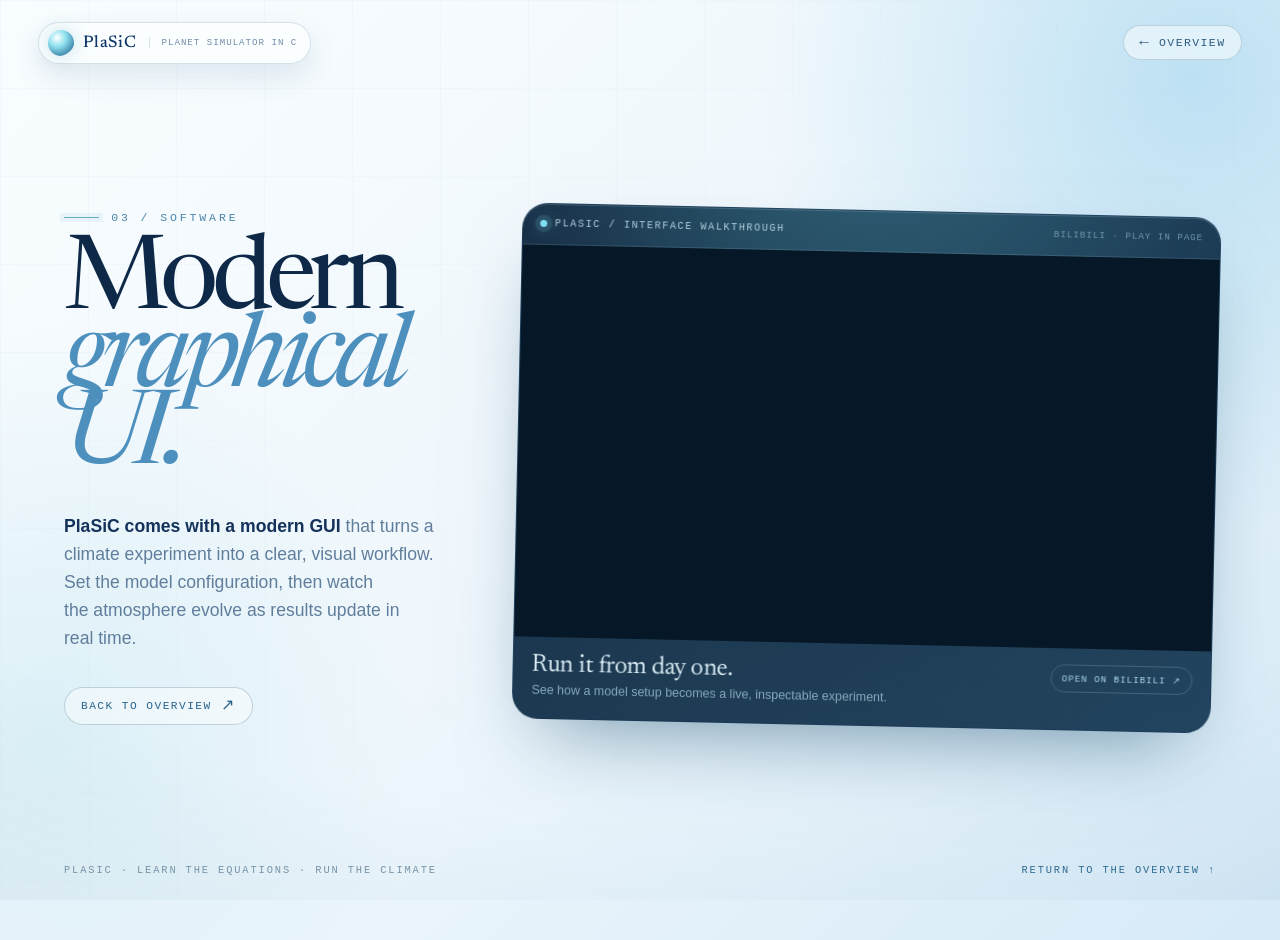
<file: docs-site/docs/software.html>
<!DOCTYPE html>
<html lang="en">
<head>
<meta charset="UTF-8">
<meta name="viewport" content="width=device-width, initial-scale=1.0">
<meta name="color-scheme" content="light">
<meta name="description" content="Explore the modern PlaSiC graphical interface and watch a short walkthrough of a climate experiment.">
<meta name="theme-color" content="#e9f3fb">
<link rel="icon" type="image/svg+xml" href="data:image/svg+xml,%3Csvg xmlns='http://www.w3.org/2000/svg' viewBox='0 0 64 64'%3E%3Cdefs%3E%3CradialGradient id='g' cx='35%25' cy='28%25'%3E%3Cstop stop-color='%23dffaff'/%3E%3Cstop offset='.48' stop-color='%237fe0f2'/%3E%3Cstop offset='1' stop-color='%231d5d7c'/%3E%3C/radialGradient%3E%3C/defs%3E%3Ccircle cx='32' cy='32' r='25' fill='url(%23g)'/%3E%3Cpath d='M12 34c13-9 27-11 40-4' fill='none' stroke='%23fff' stroke-opacity='.7' stroke-width='2'/%3E%3C/svg%3E">
<title>PlaSiC — Modern graphical UI</title>
<link rel="preconnect" href="https://fonts.googleapis.com">
<link rel="preconnect" href="https://fonts.gstatic.com" crossorigin>
<link href="https://fonts.googleapis.com/css2?family=Newsreader:ital,opsz,wght@0,6..72,400;0,6..72,500;1,6..72,400&amp;family=STIX+Two+Text:ital,wght@0,400;0,500;1,400&amp;display=swap" rel="stylesheet">
<style>
:root{
  --ink:#14325a;
  --ink-deep:#0e2948;
  --muted:#607e9c;
  --faint:#7d96ac;
  --blue:#4d8fbd;
  --blue-dark:#205081;
  --cyan:#69c8d8;
  --line:rgba(29,77,112,.17);
  --line-soft:rgba(29,77,112,.1);
  --glass:rgba(252,255,255,.68);
  --font-elegant:'Newsreader','Bodoni 72','Didot','Baskerville','Times New Roman',serif;
  --font-body:-apple-system,BlinkMacSystemFont,'Segoe UI',Roboto,'Helvetica Neue',Arial,sans-serif,'PingFang SC','Microsoft YaHei';
  --font-mono:'SF Mono',SFMono-Regular,ui-monospace,Menlo,Consolas,'Liberation Mono',monospace;
}
*{box-sizing:border-box;margin:0;padding:0}
html{scroll-behavior:smooth}
body{
  min-height:100svh;overflow-x:hidden;color:var(--ink);font-family:var(--font-body);
  background:
    radial-gradient(48% 70% at 93% 8%,rgba(121,195,231,.4),transparent 70%),
    radial-gradient(40% 60% at 4% 78%,rgba(185,225,237,.38),transparent 72%),
    linear-gradient(135deg,#f9fdff 0%,#eff7fc 48%,#d6eaf7 100%);
  -webkit-font-smoothing:antialiased;text-rendering:optimizeLegibility;
}
body::before{content:"";position:fixed;inset:0;z-index:-1;pointer-events:none;opacity:.4;background-image:linear-gradient(rgba(34,91,128,.07) 1px,transparent 1px),linear-gradient(90deg,rgba(34,91,128,.07) 1px,transparent 1px);background-size:88px 88px;-webkit-mask-image:linear-gradient(145deg,#000,transparent 76%);mask-image:linear-gradient(145deg,#000,transparent 76%)}
body::after{content:"";position:fixed;inset:0;z-index:-1;pointer-events:none;background:radial-gradient(120% 100% at 50% 36%,transparent 55%,rgba(35,90,124,.1) 100%)}
a{color:inherit;text-decoration:none}
button{font:inherit}
:focus-visible{outline:none;box-shadow:0 0 0 3px rgba(77,143,189,.25),0 0 0 1px var(--blue-dark);border-radius:10px}

.topbar{position:fixed;z-index:10;top:clamp(1rem,2.4vh,1.5rem);left:clamp(1rem,3vw,2.5rem);right:clamp(1rem,3vw,2.5rem);display:flex;align-items:center;justify-content:space-between;gap:1rem;pointer-events:none}
.topbar>*{pointer-events:auto}
.brand{display:inline-flex;align-items:center;gap:.58rem;padding:.45rem .82rem .45rem .55rem;border:1px solid rgba(39,98,136,.18);border-radius:999px;background:rgba(252,255,255,.65);backdrop-filter:blur(16px);box-shadow:0 12px 30px rgba(36,86,120,.12),inset 0 1px 0 rgba(255,255,255,.9);font:500 1.05rem var(--font-elegant);letter-spacing:.04em;color:#0d3568;transition:transform .25s ease,background .25s ease}
.brand:hover{transform:translateY(-1px);background:rgba(255,255,255,.9)}
.brand-mark{width:26px;height:26px;border-radius:50%;background:radial-gradient(circle at 35% 30%,#fff 0%,#91e1ee 35%,#438eb1 72%,transparent 78%);box-shadow:0 0 18px rgba(90,164,191,.34)}
.brand-sub{margin-left:.22rem;padding-left:.7rem;border-left:1px solid rgba(39,98,136,.18);font:500 .57rem var(--font-mono);letter-spacing:.11em;text-transform:uppercase;color:rgba(13,53,104,.58)}
.back-link{display:inline-flex;align-items:center;gap:.55rem;padding:.63rem .95rem;border:1px solid rgba(28,78,113,.2);border-radius:999px;background:rgba(255,255,255,.52);backdrop-filter:blur(14px);font:.72rem var(--font-mono);letter-spacing:.12em;text-transform:uppercase;color:#2c5d82;transition:transform .25s ease,background .25s ease,border-color .25s ease}
.back-link span{font-size:1rem;line-height:0;transition:transform .25s ease}
.back-link:hover,.back-link:focus-visible{transform:translateY(-1px);border-color:rgba(32,80,129,.42);background:rgba(255,255,255,.86)}
.back-link:hover span{transform:translateX(-3px)}

.page{width:min(100%,1680px);margin:0 auto;padding:clamp(7rem,13vh,10rem) clamp(1.25rem,5vw,5.7rem) clamp(2.4rem,5vw,5rem)}
.hero{display:grid;grid-template-columns:minmax(260px,.7fr) minmax(520px,1.3fr);align-items:center;gap:clamp(2.6rem,6vw,7.5rem);min-height:min(78svh,820px)}
.eyebrow{display:flex;align-items:center;gap:.75rem;margin-bottom:clamp(1rem,2.4vh,1.75rem);font:500 .72rem var(--font-mono);letter-spacing:.25em;text-transform:uppercase;color:#4c86a8}
.eyebrow::before{content:"";width:2.2rem;height:1px;background:#65aec6;box-shadow:0 0 0 4px rgba(101,174,198,.1)}
h1{max-width:11.5ch;font:400 clamp(4.4rem,8vw,9.8rem)/.76 var(--font-elegant);letter-spacing:-.065em;color:var(--ink-deep);text-wrap:balance}
h1 em{font-style:italic;color:var(--blue)}
.lede{max-width:38ch;margin-top:clamp(1.5rem,3.8vh,2.7rem);font-size:clamp(1.1rem,1.35vw,1.42rem);line-height:1.58;color:var(--muted);text-wrap:pretty}
.lede strong{color:var(--ink);font-weight:600}
.actions{display:flex;flex-wrap:wrap;gap:.75rem;margin-top:clamp(1.55rem,3.8vh,2.6rem)}
.action{display:inline-flex;align-items:center;gap:.6rem;padding:.76rem 1rem;border-radius:999px;font:500 .7rem var(--font-mono);letter-spacing:.13em;text-transform:uppercase;transition:transform .25s ease,box-shadow .25s ease,background .25s ease}
.action.primary{color:#f7fcff;background:linear-gradient(135deg,#24567f,#3b85ab);box-shadow:0 16px 30px -15px rgba(28,79,118,.8)}
.action.secondary{border:1px solid rgba(36,88,124,.24);color:#2a638b;background:rgba(255,255,255,.43)}
.action:hover,.action:focus-visible{transform:translateY(-2px)}
.action.primary:hover{box-shadow:0 22px 36px -15px rgba(28,79,118,.95);background:linear-gradient(135deg,#1d496f,#347a9e)}
.action.secondary:hover{background:rgba(255,255,255,.86);border-color:rgba(36,88,124,.42)}
.action i{font-style:normal;font-size:1rem;line-height:0}

.video-card{position:relative;border:1px solid rgba(30,78,113,.28);border-radius:26px;background:linear-gradient(145deg,rgba(12,36,61,.96),rgba(14,49,77,.9));box-shadow:0 36px 76px -32px rgba(26,77,111,.58),inset 0 1px 0 rgba(255,255,255,.15);overflow:hidden;transform:rotate(1.25deg);transition:transform .45s cubic-bezier(.2,.8,.2,1),box-shadow .45s ease}
.video-card:hover{transform:rotate(0) translateY(-5px);box-shadow:0 46px 90px -32px rgba(26,77,111,.7),inset 0 1px 0 rgba(255,255,255,.17)}
.video-card::before{content:"";position:absolute;z-index:0;inset:-25% -10% auto;height:75%;pointer-events:none;background:radial-gradient(ellipse at 50% 0%,rgba(102,219,230,.33),transparent 68%);mix-blend-mode:screen}
.video-head{position:relative;z-index:1;display:flex;align-items:center;justify-content:space-between;gap:1rem;padding:.9rem 1.05rem;border-bottom:1px solid rgba(187,228,238,.14);font:500 .63rem var(--font-mono);letter-spacing:.16em;text-transform:uppercase;color:#b3cfde}
.video-head-left{display:flex;align-items:center;gap:.5rem}.video-head-left::before{content:"";width:7px;height:7px;border-radius:50%;background:#7fe0f2;box-shadow:0 0 0 5px rgba(127,224,242,.12),0 0 16px rgba(127,224,242,.7)}
.video-head small{font-size:.58rem;letter-spacing:.1em;color:#7095aa}
.video-frame{position:relative;z-index:1;aspect-ratio:16 / 9;background:#061827}
.video-frame iframe{display:block;width:100%;height:100%;border:0}
.video-caption{position:relative;z-index:1;display:flex;align-items:flex-start;justify-content:space-between;gap:1rem;padding:1rem 1.15rem 1.15rem;color:#d9ecf3}
.video-caption strong{display:block;font:400 1.55rem var(--font-elegant);letter-spacing:-.02em}.video-caption span{display:block;margin-top:.28rem;font-size:.78rem;line-height:1.4;color:#83a9ba}
.video-out{display:inline-flex;align-items:center;gap:.35rem;padding:.45rem .62rem;border:1px solid rgba(170,221,234,.22);border-radius:999px;font:500 .58rem var(--font-mono);letter-spacing:.1em;text-transform:uppercase;color:#a9d8e5;white-space:nowrap;transition:background .25s ease,border-color .25s ease}
.video-out:hover{background:rgba(127,224,242,.14);border-color:rgba(170,221,234,.48)}

.footer{display:flex;justify-content:space-between;gap:1rem;padding-top:clamp(2.5rem,5vh,4rem);font:500 .65rem var(--font-mono);letter-spacing:.18em;text-transform:uppercase;color:#7794a8}.footer a{color:#2f6b91;transition:color .2s ease}.footer a:hover{color:#163e61}

@media(max-width:980px){.hero{grid-template-columns:1fr;gap:3rem;min-height:0}.hero-copy{max-width:46rem}h1{max-width:9ch}.video-card{max-width:860px;margin:0 auto;transform:none}.video-card:hover{transform:translateY(-3px)}}
@media(max-width:680px){.topbar{align-items:flex-start}.brand-sub{display:none}.back-link{padding:.56rem .75rem;font-size:.62rem}.page{padding:6.8rem 1.1rem 2rem}.hero{gap:2rem}.eyebrow{font-size:.62rem;letter-spacing:.18em}h1{font-size:clamp(4rem,18vw,6.3rem)}.lede{font-size:1.02rem}.actions{gap:.55rem}.action{font-size:.62rem;padding:.7rem .82rem}.video-card{border-radius:18px}.video-head{padding:.75rem .82rem;font-size:.54rem}.video-head small{font-size:.48rem}.video-caption{display:block;padding:.85rem .9rem 1rem}.video-caption strong{font-size:1.35rem}.video-out{margin-top:.8rem}.footer{display:block;line-height:1.8}.footer a{display:block;margin-top:.4rem}}
@media(prefers-reduced-motion:reduce){*,*::before,*::after{animation-duration:.001ms!important;transition-duration:.001ms!important;scroll-behavior:auto!important}}
</style>
</head>
<body>
  <header class="topbar">
    <a class="brand" href="index.html#s4" aria-label="Back to PlaSiC overview">
      <span class="brand-mark" aria-hidden="true"></span>
      <span>PlaSiC</span>
      <span class="brand-sub">Planet Simulator in C</span>
    </a>
    <a class="back-link" href="index.html#s4"><span aria-hidden="true">←</span> Overview</a>
  </header>

  <main class="page">
    <section class="hero" aria-labelledby="software-title">
      <div class="hero-copy">
        <p class="eyebrow">03 / Software</p>
        <h1 id="software-title">Modern <em>graphical UI.</em></h1>
        <p class="lede"><strong>PlaSiC comes with a modern GUI</strong> that turns a climate experiment into a clear, visual workflow. Set the model configuration, then watch the atmosphere evolve as results update in real time.</p>
        <div class="actions">
          <a class="action secondary" href="index.html#s4">Back to overview <i aria-hidden="true">↗</i></a>
        </div>
      </div>

      <figure class="video-card" id="video" aria-labelledby="video-title">
        <div class="video-head"><span class="video-head-left">PlaSiC / interface walkthrough</span><small>BILIBILI · PLAY IN PAGE</small></div>
        <div class="video-frame">
          <iframe src="https://player.bilibili.com/player.html?bvid=BV1Q4h26FELk&amp;page=1&amp;high_quality=1&amp;danmaku=0&amp;autoplay=0" title="PlaSiC graphical interface walkthrough on Bilibili" allowfullscreen allow="fullscreen; autoplay; encrypted-media; picture-in-picture" referrerpolicy="strict-origin-when-cross-origin"></iframe>
        </div>
        <figcaption class="video-caption">
          <div><strong id="video-title">Run it from day one.</strong><span>See how a model setup becomes a live, inspectable experiment.</span></div>
          <a class="video-out" href="https://www.bilibili.com/video/BV1Q4h26FELk/?vd_source=dc9541b01ceb0c792766dbb80b069cd4" target="_blank" rel="noopener">Open on Bilibili ↗</a>
        </figcaption>
      </figure>
    </section>

    <footer class="footer"><span>PlaSiC · Learn the equations · Run the climate</span><a href="index.html#s4">Return to the overview ↑</a></footer>
  </main>
</body>
</html>
</file>
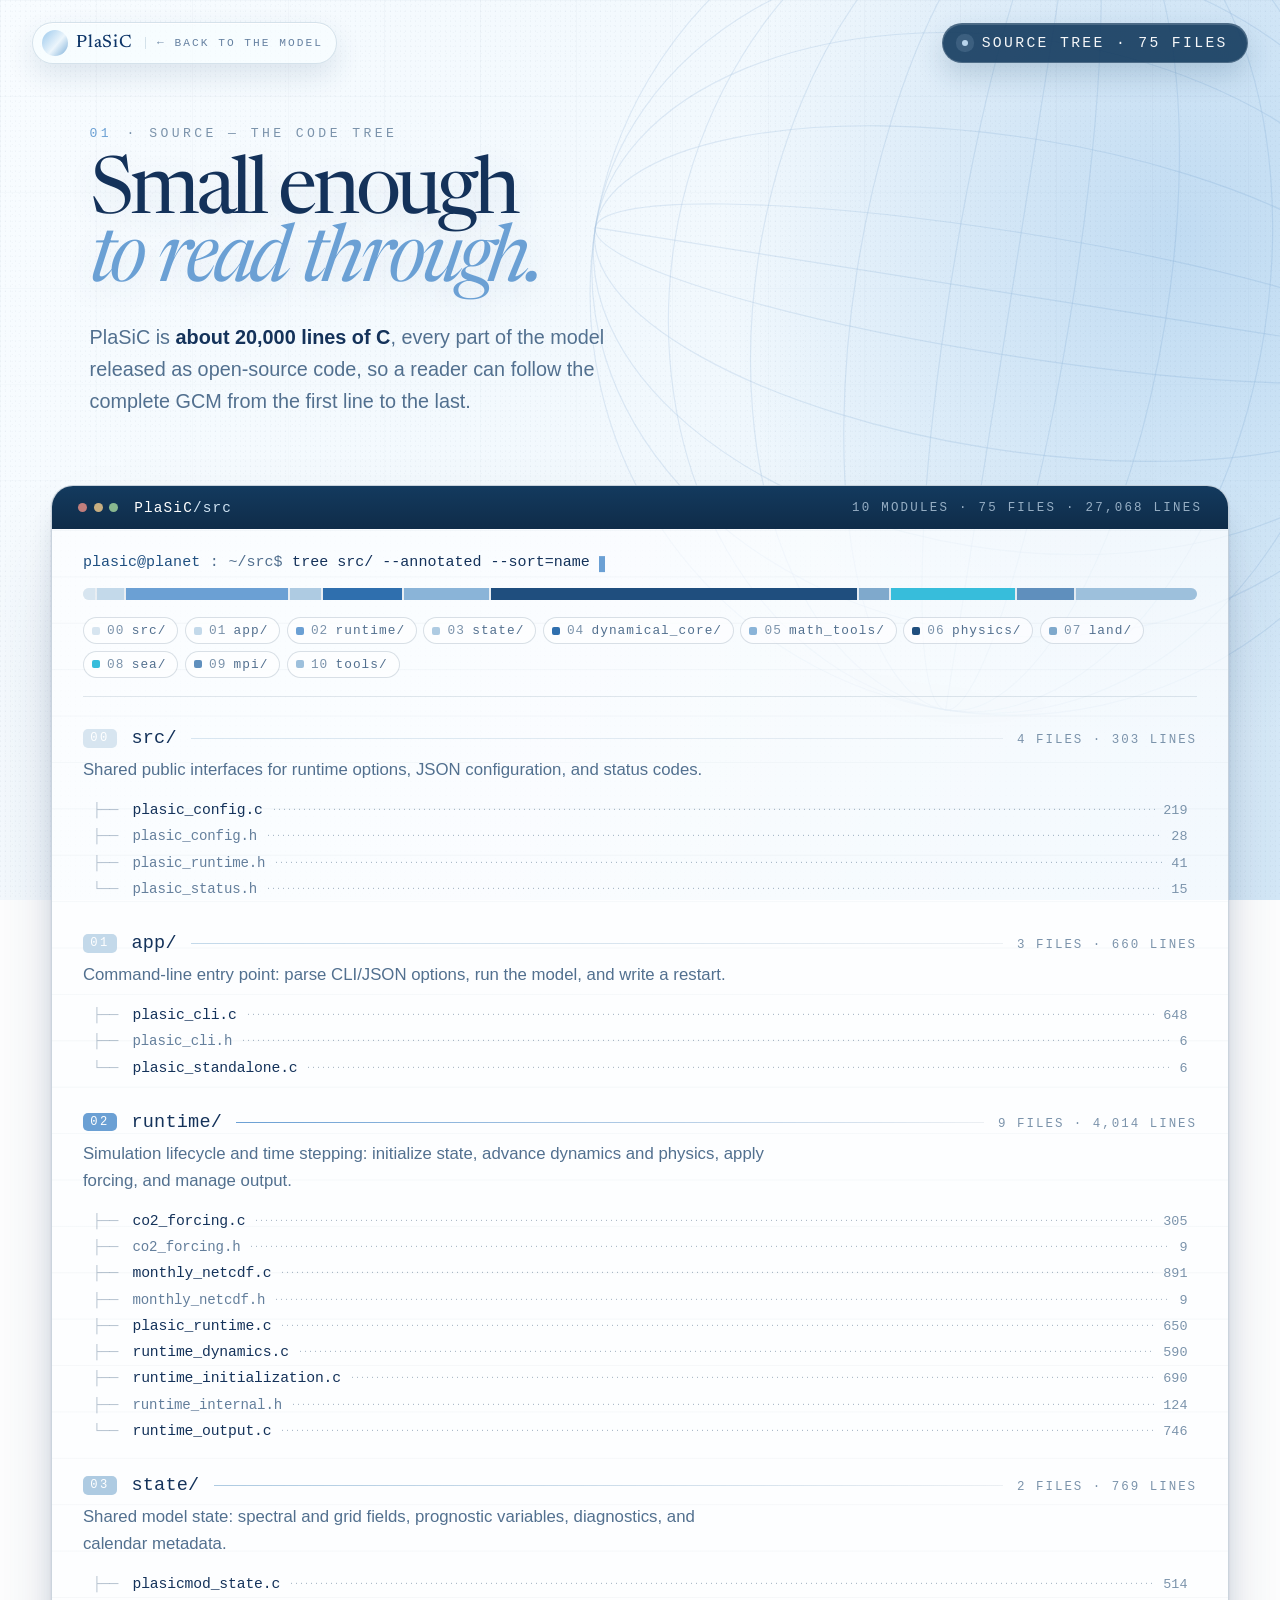
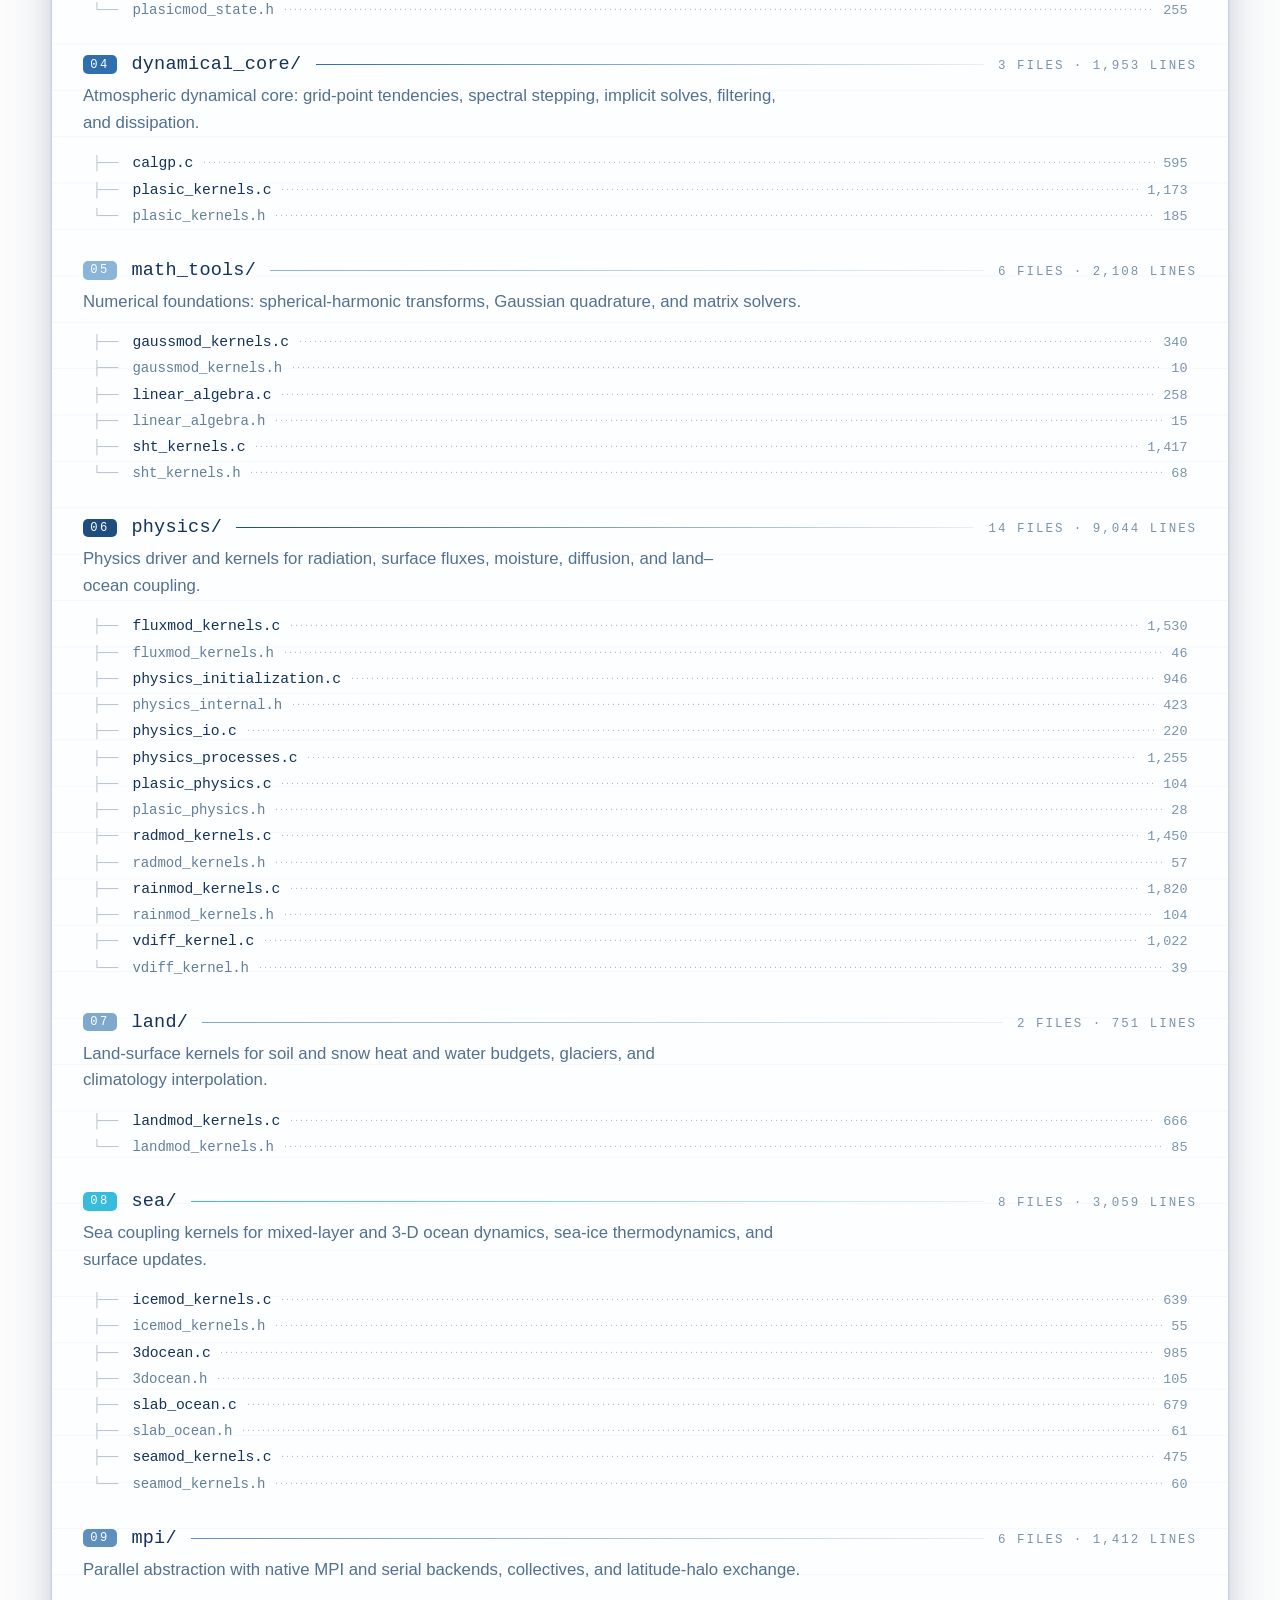
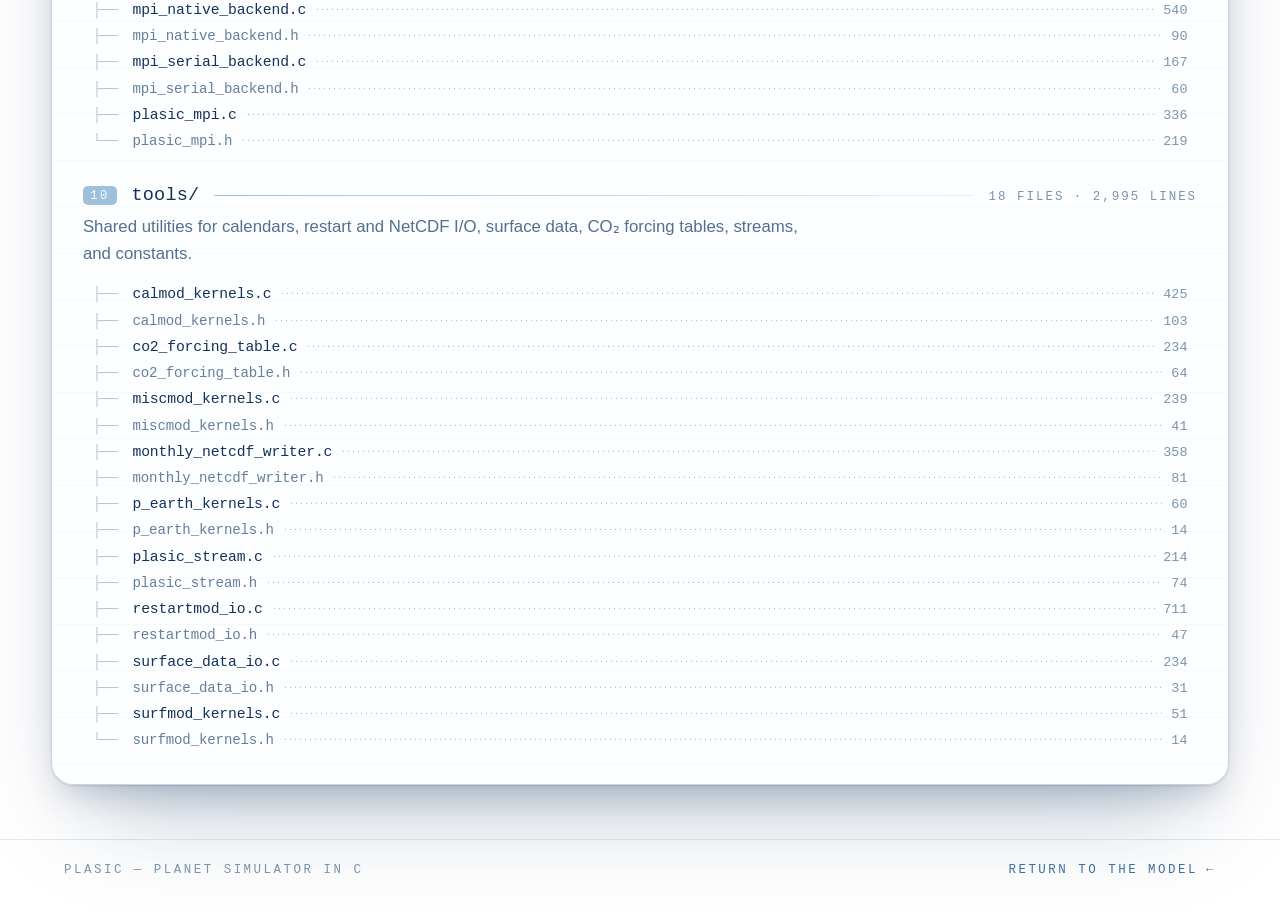
<file: docs-site/docs/source.html>
<!DOCTYPE html>
<html lang="en">
<head>
<meta charset="UTF-8">
<meta name="viewport" content="width=device-width, initial-scale=1.0">
<meta name="color-scheme" content="light">
<meta name="description" content="The complete PlaSiC source tree, file by file: about 20,000 lines of C, entirely open source and small enough to read from the first line to the last.">
<meta name="theme-color" content="#f8fcff">
<link rel="icon" type="image/svg+xml" href="data:image/svg+xml,%3Csvg xmlns='http://www.w3.org/2000/svg' viewBox='0 0 64 64'%3E%3Cdefs%3E%3CradialGradient id='g' cx='35%25' cy='28%25'%3E%3Cstop stop-color='%23dffaff'/%3E%3Cstop offset='.48' stop-color='%237fe0f2'/%3E%3Cstop offset='1' stop-color='%231d5d7c'/%3E%3C/radialGradient%3E%3C/defs%3E%3Ccircle cx='32' cy='32' r='25' fill='url(%23g)'/%3E%3Cpath d='M12 34c13-9 27-11 40-4' fill='none' stroke='%23fff' stroke-opacity='.7' stroke-width='2'/%3E%3C/svg%3E">
<title>PlaSiC — The Source Tree</title>
<link rel="preconnect" href="https://fonts.googleapis.com">
<link rel="preconnect" href="https://fonts.gstatic.com" crossorigin>
<link href="https://fonts.googleapis.com/css2?family=Newsreader:ital,opsz,wght@0,6..72,400;0,6..72,500;1,6..72,400&amp;display=swap" rel="stylesheet">

<style>
/* ============================================================
   1. TOKENS + RESET
   The palette is the ice-blue closing page of index.html,
   pushed a little further towards a workbench: same navy ink,
   same #6ba0d4 accent, hairline rules, one monospace grid.
   ============================================================ */
:root{
  --ink:#14325a;
  --soft:#647f9c;
  --soft-2:#52708f;
  --faint:#7b93ab;

  --blue:#6ba0d4;
  --blue-deep:#205081;
  --link:#3d6f9d;

  --line:rgba(28,64,102,.16);
  --line-soft:rgba(28,64,102,.12);
  --line-strong:rgba(28,64,102,.22);

  --glass:rgba(248,253,255,.66);
  --glass-line:rgba(35,91,130,.16);

  --navy:#133a5e;
  --navy-deep:#0f2c49;

  --font-elegant:'Newsreader','Bodoni 72','Didot','Baskerville','Times New Roman',serif;
  --font-display:'Bodoni 72','Didot','Bodoni MT',var(--font-elegant);
  --font-body:-apple-system,BlinkMacSystemFont,'Segoe UI',Roboto,'Helvetica Neue',Arial,sans-serif,'PingFang SC','Microsoft YaHei';
  --font-mono:'SF Mono',SFMono-Regular,ui-monospace,Menlo,Consolas,'Liberation Mono',monospace;

  --shadow-plate:
    0 1px 2px rgba(20,50,90,.14),
    0 16px 34px -12px rgba(20,50,90,.26),
    0 52px 96px -38px rgba(20,50,90,.34);
  --shadow-plate-hover:
    0 2px 3px rgba(20,50,90,.16),
    0 26px 50px -14px rgba(20,50,90,.30),
    0 76px 128px -44px rgba(20,50,90,.40);
  --focus-ring:
    0 0 0 3px rgba(107,160,212,.3),
    0 0 0 1px rgba(35,91,130,.8);
}

*{box-sizing:border-box;margin:0;padding:0}
html{scroll-behavior:smooth;scroll-padding-top:6rem}
body{
  font-family:var(--font-body);
  color:var(--ink);
  background:
    radial-gradient(54% 86% at 92% 26%, rgba(105,165,220,.28), transparent 66%),
    linear-gradient(112deg, #f8fcff 0%, #f1f8fd 53%, #d5e9f8 100%);
  background-attachment:fixed;
  -webkit-font-smoothing:antialiased;
  text-rendering:optimizeLegibility;
  overflow-x:hidden;
  min-height:100svh;
  animation:pageIn .55s ease both;
}
@keyframes pageIn{from{opacity:0}}
a{color:inherit;text-decoration:none}
img{display:block}
button{font-family:inherit;cursor:pointer;background:none;border:none;color:inherit}
::selection{background:rgba(107,160,212,.32);color:#0f2846}
:focus-visible{outline:none;box-shadow:var(--focus-ring);border-radius:10px}

/* ============================================================
   2. BACKGROUND — ice sweep, the book's graticule, dot grain,
      and a workbench grid that fades away down the page
   ============================================================ */
.bg{
  position:fixed;inset:0;z-index:0;pointer-events:none;
  background:radial-gradient(140% 120% at 55% 45%, transparent 70%, rgba(54,115,177,.09) 100%);
}
.bg .graticule{
  position:absolute;right:-16vw;top:-20vh;width:min(74vw,980px);
  opacity:.38;transform:rotate(9deg);
}
.bg .graticule svg{display:block;width:100%;height:auto}
.bg::before{
  content:"";position:absolute;inset:0;opacity:.5;
  background-image:
    linear-gradient(rgba(28,64,102,.05) 1px,transparent 1px),
    linear-gradient(90deg,rgba(28,64,102,.05) 1px,transparent 1px);
  background-size:96px 96px;
  -webkit-mask-image:linear-gradient(180deg,#000 12%,transparent 92%);
  mask-image:linear-gradient(180deg,#000 12%,transparent 92%);
}
.bg::after{
  content:"";position:absolute;inset:0;opacity:.55;mix-blend-mode:multiply;
  background-image:
    radial-gradient(circle at 12% 21%, rgba(23,58,92,.08) 0 .45px, transparent .7px),
    radial-gradient(circle at 73% 61%, rgba(23,58,92,.06) 0 .45px, transparent .7px);
  background-size:5px 5px,7px 7px;
}

/* ============================================================
   3. FIXED CHROME — the glass pills of index.html
   ============================================================ */
.topbar{
  position:fixed;z-index:30;
  top:clamp(1rem,2.4vh,1.5rem);
  left:clamp(1.1rem,2.5vw,2rem);right:clamp(1.1rem,2.5vw,2rem);
  display:flex;justify-content:space-between;align-items:center;gap:1rem;
  pointer-events:none;
}
.topbar > *{pointer-events:auto}
.brand{
  display:flex;align-items:center;gap:.55rem;
  padding:.46rem .82rem .46rem .56rem;
  border:1px solid var(--glass-line);border-radius:999px;
  background:var(--glass);
  -webkit-backdrop-filter:blur(16px) saturate(125%);
  backdrop-filter:blur(16px) saturate(125%);
  box-shadow:0 12px 28px rgba(32,78,112,.12),inset 0 1px 0 rgba(255,255,255,.86);
  font-family:var(--font-elegant);font-size:1.05rem;font-weight:500;letter-spacing:.04em;
  color:#0d3568;
  transition:transform .3s ease,border-color .3s ease,background .3s ease;
}
.brand:hover{transform:translateY(-1px);border-color:rgba(35,91,130,.3);background:rgba(255,255,255,.88)}
.brand .mark{
  width:26px;height:26px;border-radius:50%;flex:none;
  background:linear-gradient(130deg,#8fc2ea,#eaf4fb 56%,#6ea6d4);
  opacity:.9;
}
.brand .crumb{
  margin-left:.25rem;padding-left:.7rem;border-left:1px solid var(--glass-line);
  font-family:var(--font-mono);font-size:.62rem;letter-spacing:.18em;text-transform:uppercase;
  color:rgba(13,53,104,.62);
}
.edition{
  display:flex;align-items:center;gap:.85rem;
  padding:.68rem 1.2rem;border:1px solid rgba(255,255,255,.18);border-radius:99px;
  background:rgba(19,58,94,.9);color:#f5f7f9;
  box-shadow:0 12px 28px rgba(28,73,112,.2),inset 0 1px 0 rgba(255,255,255,.16);
  font-family:var(--font-mono);font-size:.86rem;letter-spacing:.16em;text-transform:uppercase;
  white-space:nowrap;
}
.edition::before{
  content:"";width:6px;height:6px;border-radius:50%;flex:none;
  background:#b8d4ec;box-shadow:0 0 0 6px rgba(184,212,236,.14);
}

/* ============================================================
   4. HERO — the argument for a source tree that is readable
   ============================================================ */
.hero{
  position:relative;z-index:2;
  max-width:1500px;margin:0 auto;
  display:grid;grid-template-columns:1fr;
  align-items:center;
  padding:clamp(7rem,14vh,10rem) clamp(3rem,7vw,7rem) clamp(2rem,4.5vh,3.2rem);
}
.kicker{
  font-family:var(--font-mono);font-size:.72rem;font-weight:500;
  letter-spacing:.26em;text-transform:uppercase;color:var(--faint);
}
.kicker b{color:var(--blue);font-weight:500;margin-right:.2rem}
.hero h1{
  margin-top:clamp(1rem,2.2vh,1.7rem);
  font-family:var(--font-display);
  font-size:clamp(3.6rem,6.2vw,7.4rem);font-weight:400;
  line-height:.86;letter-spacing:-.055em;color:var(--ink);
  text-shadow:0 10px 34px rgba(44,93,142,.12);
  text-wrap:balance;
}
.hero h1 em{font-style:italic;color:var(--blue)}
.lede{
  margin-top:clamp(1.2rem,2.8vh,2.2rem);
  max-width:48ch;
  font-size:clamp(1.15rem,1.45vw,1.55rem);line-height:1.6;color:var(--soft-2);
  text-wrap:pretty;
}
.lede strong{color:var(--ink);font-weight:600}

.dots{display:inline-flex;gap:.42rem;flex:none}
.dots i{width:9px;height:9px;border-radius:50%;background:#d9e7f3;opacity:.5}
.dots i:nth-child(1){background:#e08b84;opacity:.85}
.dots i:nth-child(2){background:#e7c489;opacity:.85}
.dots i:nth-child(3){background:#9ecf9b;opacity:.85}

/* ============================================================
   5. THE TREE — a terminal window holding the whole src/ map
   ============================================================ */
.map{
  position:relative;z-index:2;
  padding:clamp(1.2rem,3vh,2.4rem) clamp(1.2rem,4vw,4.4rem) clamp(2.4rem,6vh,4rem);
}
.term{
  max-width:1500px;margin:0 auto;
  border:1px solid var(--line-strong);border-radius:22px;overflow:hidden;
  background:rgba(252,254,255,.74);
  -webkit-backdrop-filter:blur(14px) saturate(120%);
  backdrop-filter:blur(14px) saturate(120%);
  box-shadow:var(--shadow-plate);
}
.term-bar{
  display:flex;align-items:center;gap:1rem;flex-wrap:wrap;
  padding:.85rem clamp(1rem,2.2vw,1.6rem);
  background:linear-gradient(180deg,var(--navy),var(--navy-deep));
  color:#e6f1fa;
}
.term-path{
  font-family:var(--font-mono);font-size:.8rem;letter-spacing:.08em;color:#cfe3f3;
}
.term-path b{font-weight:500;color:#fff}
.term-meta{
  margin-left:auto;
  font-family:var(--font-mono);font-size:.68rem;letter-spacing:.18em;text-transform:uppercase;
  color:rgba(207,227,243,.7);
}
.term-body{
  padding:clamp(1.1rem,2.6vh,1.8rem) clamp(1.1rem,2.4vw,2.2rem) clamp(1.6rem,3.4vh,2.4rem);
  background-image:linear-gradient(rgba(28,64,102,.035) 1px,transparent 1px);
  background-size:100% 2.9rem;
  background-position:0 1px;
}

/* ---- prompt + composition + module index ---- */
.prompt{
  font-family:var(--font-mono);font-size:.86rem;color:var(--soft-2);
  display:flex;align-items:center;gap:.6rem;flex-wrap:wrap;
}
.prompt .p-user{color:var(--blue-deep)}
.prompt .p-cmd{color:var(--ink)}
.caret{
  display:inline-block;width:.6ch;height:1.05em;transform:translateY(.14em);
  background:var(--blue);animation:blink 1.15s steps(1,end) infinite;
}
@keyframes blink{50%{opacity:0}}
.composition{
  display:flex;align-items:stretch;gap:2px;
  height:12px;margin-top:1.05rem;
  border-radius:99px;overflow:hidden;background:rgba(28,64,102,.08);
}
.composition span{
  display:block;flex-basis:0;min-width:3px;
  background:var(--c);
  transition:filter .3s ease;
}
.composition span:hover{filter:brightness(.82)}
.term-index{
  display:flex;flex-wrap:wrap;gap:.4rem;
  margin-top:1.1rem;padding-bottom:1.15rem;
  border-bottom:1px solid var(--line-soft);
}
.chip{
  display:inline-flex;align-items:center;gap:.45rem;
  padding:.32rem .68rem .32rem .5rem;
  border:1px solid var(--line);border-radius:999px;
  background:rgba(255,255,255,.6);
  font-family:var(--font-mono);font-size:.7rem;letter-spacing:.08em;color:var(--soft-2);
  transition:border-color .25s ease,background .25s ease,color .25s ease,transform .25s ease;
}
.chip i{width:8px;height:8px;border-radius:2px;background:var(--c);flex:none}
.chip b{font-weight:500;color:var(--faint)}
.chip:hover{border-color:rgba(37,92,140,.45);background:#fff;color:var(--ink);transform:translateY(-1px)}

/* ---- one module ---- */
.mod{margin-top:clamp(1.6rem,3.4vh,2.4rem)}
.mod-head{display:flex;align-items:baseline;gap:.9rem;flex-wrap:wrap}
.mod-num{
  font-family:var(--font-mono);font-size:.68rem;letter-spacing:.2em;color:#fff;
  background:var(--c);padding:.14rem .46rem;border-radius:5px;
  align-self:center;
}
.mod-dir{
  font-family:var(--font-mono);font-size:clamp(1.05rem,1.35vw,1.32rem);font-weight:500;
  letter-spacing:.01em;color:var(--ink);
}
.mod-rule{
  flex:1 1 3rem;height:1px;min-width:2rem;align-self:center;
  background:linear-gradient(90deg,var(--c),rgba(28,64,102,.08));
}
.mod-meta{
  font-family:var(--font-mono);font-size:.68rem;letter-spacing:.16em;text-transform:uppercase;
  color:var(--faint);white-space:nowrap;
}
.mod-note{
  margin-top:.5rem;max-width:78ch;
  font-size:clamp(.98rem,1.02vw,1.1rem);line-height:1.6;color:var(--soft-2);
  text-wrap:pretty;
}
.files{list-style:none;margin-top:.85rem}
.f{
  display:grid;
  grid-template-columns:1.75rem minmax(0,1fr);
  align-items:baseline;column-gap:.75rem;
  padding:.3rem .6rem .34rem;
  border-radius:8px;
  transition:background .22s ease;
}
.f:hover{background:rgba(255,255,255,.75)}
.br{font-family:var(--font-mono);font-size:.8rem;color:rgba(28,64,102,.3);user-select:none}
.fhead{display:flex;align-items:baseline;gap:.55rem;min-width:0}
.fn{
  font-family:var(--font-mono);font-size:.82rem;letter-spacing:-.01em;
  color:var(--ink);white-space:nowrap;overflow:hidden;text-overflow:ellipsis;
}
.fn.h{color:var(--soft);font-size:.79rem}
.lead{
  flex:1 1 auto;min-width:.6rem;height:1px;
  background-image:radial-gradient(circle,rgba(28,64,102,.42) 0 .5px,transparent .5px);
  background-size:5px 1px;background-repeat:repeat-x;background-position:0 100%;
  transform:translateY(-.26em);
}
.fl{
  font-family:var(--font-mono);font-size:.74rem;text-align:right;
  color:var(--faint);font-variant-numeric:tabular-nums;flex:none;
}
/* ============================================================
   6. FOOTER
   ============================================================ */
.site-foot{
  position:relative;z-index:2;
  max-width:1500px;margin:0 auto;
  display:flex;justify-content:space-between;align-items:center;gap:1.5rem;flex-wrap:wrap;
  padding:1.4rem clamp(2.4rem,5vw,5rem) 2.2rem;
  border-top:1px solid var(--line-soft);
  font-family:var(--font-mono);font-size:.68rem;letter-spacing:.2em;text-transform:uppercase;
  color:var(--faint);
}
.site-foot a{
  display:inline-flex;align-items:center;gap:.5rem;color:var(--link);
  transition:color .25s ease;
}
.site-foot a i{font-style:normal;transition:transform .3s ease}
.site-foot a:hover{color:var(--ink)}
.site-foot a:hover i{transform:translateX(-4px)}

/* ============================================================
   7. REVEAL + MOTION PREFERENCES
   ============================================================ */
.reveal{
  opacity:0;transform:translateY(26px);
  transition:opacity .9s ease var(--d,0s),transform 1s cubic-bezier(.16,.8,.28,1) var(--d,0s);
}
body.in .reveal{opacity:1;transform:none}

@media (prefers-reduced-motion:reduce){
  *,*::before,*::after{animation:none!important;transition:none!important}
  html{scroll-behavior:auto}
}

/* ============================================================
   8. RESPONSIVE
   ============================================================ */
@media (max-width:1180px){
  .hero{align-items:start;padding-top:7.6rem}
  .hero-copy{max-width:760px}
}
@media (max-width:900px){
  .f{grid-template-columns:1.5rem minmax(0,1fr);row-gap:.1rem}
}
@media (max-width:700px){
  .brand .crumb{display:none}
  .edition{font-size:.6rem;letter-spacing:.14em;padding:.56rem .85rem;gap:.6rem}
  .edition::before{box-shadow:0 0 0 5px rgba(184,212,236,.14)}
  .hero{padding:6.8rem 1.8rem 2rem;gap:2.2rem}
  .map{padding-left:1rem;padding-right:1rem}
  .term-meta{display:none}
  .term-body{background-size:100% 3.4rem}
  .site-foot{padding-left:1.4rem;padding-right:1.4rem}
}
@media (max-width:430px){
  .hero h1{font-size:clamp(2.8rem,12vw,3.5rem)}
  .f{grid-template-columns:1.35rem minmax(0,1fr);padding-left:0;padding-right:0}
}

/* Reading-size adjustments: keep the existing visual hierarchy while making
   the source tree's supporting text easier to read at normal zoom. */
.brand{font-size:1.12rem}
.brand .crumb{font-size:.7rem}
.edition{font-size:.92rem}
.kicker{font-size:.82rem}
.lede{font-size:clamp(1.22rem,1.55vw,1.68rem)}
.term-path{font-size:.9rem}
.term-meta{font-size:.78rem}
.prompt{font-size:.94rem}
.chip{font-size:.8rem}
.mod-num{font-size:.76rem}
.mod-dir{font-size:clamp(1.15rem,1.45vw,1.45rem)}
.mod-meta{font-size:.78rem}
.mod-note{font-size:clamp(1.05rem,1.1vw,1.18rem)}
.br{font-size:.9rem}
.fn{font-size:.92rem}
.fn.h{font-size:.88rem}
.fl{font-size:.84rem}
.site-foot{font-size:.78rem}

@media (max-width:700px){
  .edition{font-size:.68rem}
}
</style>
</head>
<body>

<!-- background layers -->
<div class="bg" aria-hidden="true">
  <div class="graticule" aria-hidden="true">
    <svg viewBox="0 0 800 800" fill="none" stroke="#2f6fae" stroke-width="1">
      <g stroke-opacity=".3">
        <circle cx="400" cy="400" r="356"/>
        <ellipse cx="400" cy="400" rx="356" ry="288"/>
        <ellipse cx="400" cy="400" rx="356" ry="216"/>
        <ellipse cx="400" cy="400" rx="356" ry="132"/>
        <ellipse cx="400" cy="400" rx="356" ry="52"/>
        <ellipse cx="400" cy="400" rx="288" ry="356"/>
        <ellipse cx="400" cy="400" rx="216" ry="356"/>
        <ellipse cx="400" cy="400" rx="132" ry="356"/>
        <ellipse cx="400" cy="400" rx="52" ry="356"/>
        <line x1="44" y1="400" x2="756" y2="400"/>
        <line x1="400" y1="44" x2="400" y2="756"/>
      </g>
    </svg>
  </div>
</div>

<!-- fixed chrome -->
<header class="topbar">
  <a class="brand" href="index.html">
    <span class="mark" aria-hidden="true"></span>
    <span>PlaSiC</span>
    <span class="crumb">← Back to the model</span>
  </a>
  <span class="edition">Source tree · 75 files</span>
</header>

<main>
  <!-- ============ HERO : the claim ============ -->
  <section class="hero">
    <div class="hero-copy">
      <p class="kicker reveal" style="--d:.05s"><b>01</b> · Source — the code tree</p>
      <h1 class="reveal" style="--d:.12s">Small enough<br><em>to read through.</em></h1>
      <p class="lede reveal" style="--d:.2s">
        PlaSiC is <strong>about 20,000 lines of C</strong>,
        every part of the model released as open-source code, so a
        reader can follow the complete GCM from the first line to the last.
      </p>
    </div>

  </section>

  <!-- ============ THE TREE ============ -->
  <section class="map">
    <div class="term reveal" style="--d:.1s">
      <div class="term-bar">
        <span class="dots" aria-hidden="true"><i></i><i></i><i></i></span>
        <span class="term-path"><b>PlaSiC</b>/src</span>
        <span class="term-meta">10 modules · 75 files · 27,068 lines</span>
      </div>

      <div class="term-body">
        <p class="prompt" aria-hidden="true"><span class="p-user">plasic@planet</span><span>:</span><span>~/src$</span><span class="p-cmd">tree src/ --annotated --sort=name</span><span class="caret"></span></p>

        <div class="composition" role="img" aria-label="Share of the source lines held by each module">
        <span style="--c:#d7e5f0;flex-grow:303" title="src/ 303 lines"></span>
        <span style="--c:#c3d9ea;flex-grow:660" title="app/ 660 lines"></span>
        <span style="--c:#6ba0d4;flex-grow:4014" title="runtime/ 4,014 lines"></span>
        <span style="--c:#aecbe2;flex-grow:769" title="state/ 769 lines"></span>
        <span style="--c:#2f6fae;flex-grow:1953" title="dynamical_core/ 1,953 lines"></span>
        <span style="--c:#8ab4d8;flex-grow:2108" title="math_tools/ 2,108 lines"></span>
        <span style="--c:#1f4e7e;flex-grow:9044" title="physics/ 9,044 lines"></span>
        <span style="--c:#7fa9cc;flex-grow:751" title="land/ 751 lines"></span>
        <span style="--c:#37bddb;flex-grow:3059" title="sea/ 3,059 lines"></span>
        <span style="--c:#5f8fbd;flex-grow:1412" title="mpi/ 1,412 lines"></span>
        <span style="--c:#9dc0dc;flex-grow:2995" title="tools/ 2,995 lines"></span>
        </div>

        <nav class="term-index" aria-label="Modules">
        <a class="chip" href="#mod-root"><i style="--c:#d7e5f0" aria-hidden="true"></i><b>00</b>src/</a>
        <a class="chip" href="#mod-app"><i style="--c:#c3d9ea" aria-hidden="true"></i><b>01</b>app/</a>
        <a class="chip" href="#mod-runtime"><i style="--c:#6ba0d4" aria-hidden="true"></i><b>02</b>runtime/</a>
        <a class="chip" href="#mod-state"><i style="--c:#aecbe2" aria-hidden="true"></i><b>03</b>state/</a>
        <a class="chip" href="#mod-dynamical_core"><i style="--c:#2f6fae" aria-hidden="true"></i><b>04</b>dynamical_core/</a>
        <a class="chip" href="#mod-math_tools"><i style="--c:#8ab4d8" aria-hidden="true"></i><b>05</b>math_tools/</a>
        <a class="chip" href="#mod-physics"><i style="--c:#1f4e7e" aria-hidden="true"></i><b>06</b>physics/</a>
        <a class="chip" href="#mod-land"><i style="--c:#7fa9cc" aria-hidden="true"></i><b>07</b>land/</a>
        <a class="chip" href="#mod-sea"><i style="--c:#37bddb" aria-hidden="true"></i><b>08</b>sea/</a>
        <a class="chip" href="#mod-mpi"><i style="--c:#5f8fbd" aria-hidden="true"></i><b>09</b>mpi/</a>
        <a class="chip" href="#mod-tools"><i style="--c:#9dc0dc" aria-hidden="true"></i><b>10</b>tools/</a>
        </nav>

      <article class="mod" id="mod-root" style="--c:#d7e5f0">
        <header class="mod-head">
          <span class="mod-num">00</span>
          <h2 class="mod-dir">src/</h2>
          <span class="mod-rule" aria-hidden="true"></span>
          <span class="mod-meta">4 files · 303 lines</span>
        </header>
        <p class="mod-note">Shared public interfaces for runtime options, JSON configuration, and status codes.</p>
        <ul class="files">
        <li class="f">
          <span class="br" aria-hidden="true">├──</span>
          <span class="fhead">
            <code class="fn c">plasic_config.c</code>
            <span class="lead" aria-hidden="true"></span>
            <span class="fl">219</span>
          </span>
        </li>
        <li class="f">
          <span class="br" aria-hidden="true">├──</span>
          <span class="fhead">
            <code class="fn h">plasic_config.h</code>
            <span class="lead" aria-hidden="true"></span>
            <span class="fl">28</span>
          </span>
        </li>
        <li class="f">
          <span class="br" aria-hidden="true">├──</span>
          <span class="fhead">
            <code class="fn h">plasic_runtime.h</code>
            <span class="lead" aria-hidden="true"></span>
            <span class="fl">41</span>
          </span>
        </li>
        <li class="f">
          <span class="br" aria-hidden="true">└──</span>
          <span class="fhead">
            <code class="fn h">plasic_status.h</code>
            <span class="lead" aria-hidden="true"></span>
            <span class="fl">15</span>
          </span>
        </li>
        </ul>
      </article>
      <article class="mod" id="mod-app" style="--c:#c3d9ea">
        <header class="mod-head">
          <span class="mod-num">01</span>
          <h2 class="mod-dir">app/</h2>
          <span class="mod-rule" aria-hidden="true"></span>
          <span class="mod-meta">3 files · 660 lines</span>
        </header>
        <p class="mod-note">Command-line entry point: parse CLI/JSON options, run the model, and write a restart.</p>
        <ul class="files">
        <li class="f">
          <span class="br" aria-hidden="true">├──</span>
          <span class="fhead">
            <code class="fn c">plasic_cli.c</code>
            <span class="lead" aria-hidden="true"></span>
            <span class="fl">648</span>
          </span>
        </li>
        <li class="f">
          <span class="br" aria-hidden="true">├──</span>
          <span class="fhead">
            <code class="fn h">plasic_cli.h</code>
            <span class="lead" aria-hidden="true"></span>
            <span class="fl">6</span>
          </span>
        </li>
        <li class="f">
          <span class="br" aria-hidden="true">└──</span>
          <span class="fhead">
            <code class="fn c">plasic_standalone.c</code>
            <span class="lead" aria-hidden="true"></span>
            <span class="fl">6</span>
          </span>
        </li>
        </ul>
      </article>
      <article class="mod" id="mod-runtime" style="--c:#6ba0d4">
        <header class="mod-head">
          <span class="mod-num">02</span>
          <h2 class="mod-dir">runtime/</h2>
          <span class="mod-rule" aria-hidden="true"></span>
          <span class="mod-meta">9 files · 4,014 lines</span>
        </header>
        <p class="mod-note">Simulation lifecycle and time stepping: initialize state, advance dynamics and physics, apply forcing, and manage output.</p>
        <ul class="files">
        <li class="f">
          <span class="br" aria-hidden="true">├──</span>
          <span class="fhead">
            <code class="fn c">co2_forcing.c</code>
            <span class="lead" aria-hidden="true"></span>
            <span class="fl">305</span>
          </span>
        </li>
        <li class="f">
          <span class="br" aria-hidden="true">├──</span>
          <span class="fhead">
            <code class="fn h">co2_forcing.h</code>
            <span class="lead" aria-hidden="true"></span>
            <span class="fl">9</span>
          </span>
        </li>
        <li class="f">
          <span class="br" aria-hidden="true">├──</span>
          <span class="fhead">
            <code class="fn c">monthly_netcdf.c</code>
            <span class="lead" aria-hidden="true"></span>
            <span class="fl">891</span>
          </span>
        </li>
        <li class="f">
          <span class="br" aria-hidden="true">├──</span>
          <span class="fhead">
            <code class="fn h">monthly_netcdf.h</code>
            <span class="lead" aria-hidden="true"></span>
            <span class="fl">9</span>
          </span>
        </li>
        <li class="f">
          <span class="br" aria-hidden="true">├──</span>
          <span class="fhead">
            <code class="fn c">plasic_runtime.c</code>
            <span class="lead" aria-hidden="true"></span>
            <span class="fl">650</span>
          </span>
        </li>
        <li class="f">
          <span class="br" aria-hidden="true">├──</span>
          <span class="fhead">
            <code class="fn c">runtime_dynamics.c</code>
            <span class="lead" aria-hidden="true"></span>
            <span class="fl">590</span>
          </span>
        </li>
        <li class="f">
          <span class="br" aria-hidden="true">├──</span>
          <span class="fhead">
            <code class="fn c">runtime_initialization.c</code>
            <span class="lead" aria-hidden="true"></span>
            <span class="fl">690</span>
          </span>
        </li>
        <li class="f">
          <span class="br" aria-hidden="true">├──</span>
          <span class="fhead">
            <code class="fn h">runtime_internal.h</code>
            <span class="lead" aria-hidden="true"></span>
            <span class="fl">124</span>
          </span>
        </li>
        <li class="f">
          <span class="br" aria-hidden="true">└──</span>
          <span class="fhead">
            <code class="fn c">runtime_output.c</code>
            <span class="lead" aria-hidden="true"></span>
            <span class="fl">746</span>
          </span>
        </li>
        </ul>
      </article>
      <article class="mod" id="mod-state" style="--c:#aecbe2">
        <header class="mod-head">
          <span class="mod-num">03</span>
          <h2 class="mod-dir">state/</h2>
          <span class="mod-rule" aria-hidden="true"></span>
          <span class="mod-meta">2 files · 769 lines</span>
        </header>
        <p class="mod-note">Shared model state: spectral and grid fields, prognostic variables, diagnostics, and calendar metadata.</p>
        <ul class="files">
        <li class="f">
          <span class="br" aria-hidden="true">├──</span>
          <span class="fhead">
            <code class="fn c">plasicmod_state.c</code>
            <span class="lead" aria-hidden="true"></span>
            <span class="fl">514</span>
          </span>
        </li>
        <li class="f">
          <span class="br" aria-hidden="true">└──</span>
          <span class="fhead">
            <code class="fn h">plasicmod_state.h</code>
            <span class="lead" aria-hidden="true"></span>
            <span class="fl">255</span>
          </span>
        </li>
        </ul>
      </article>
      <article class="mod" id="mod-dynamical_core" style="--c:#2f6fae">
        <header class="mod-head">
          <span class="mod-num">04</span>
          <h2 class="mod-dir">dynamical_core/</h2>
          <span class="mod-rule" aria-hidden="true"></span>
          <span class="mod-meta">3 files · 1,953 lines</span>
        </header>
        <p class="mod-note">Atmospheric dynamical core: grid-point tendencies, spectral stepping, implicit solves, filtering, and dissipation.</p>
        <ul class="files">
        <li class="f">
          <span class="br" aria-hidden="true">├──</span>
          <span class="fhead">
            <code class="fn c">calgp.c</code>
            <span class="lead" aria-hidden="true"></span>
            <span class="fl">595</span>
          </span>
        </li>
        <li class="f">
          <span class="br" aria-hidden="true">├──</span>
          <span class="fhead">
            <code class="fn c">plasic_kernels.c</code>
            <span class="lead" aria-hidden="true"></span>
            <span class="fl">1,173</span>
          </span>
        </li>
        <li class="f">
          <span class="br" aria-hidden="true">└──</span>
          <span class="fhead">
            <code class="fn h">plasic_kernels.h</code>
            <span class="lead" aria-hidden="true"></span>
            <span class="fl">185</span>
          </span>
        </li>
        </ul>
      </article>
      <article class="mod" id="mod-math_tools" style="--c:#8ab4d8">
        <header class="mod-head">
          <span class="mod-num">05</span>
          <h2 class="mod-dir">math_tools/</h2>
          <span class="mod-rule" aria-hidden="true"></span>
          <span class="mod-meta">6 files · 2,108 lines</span>
        </header>
        <p class="mod-note">Numerical foundations: spherical-harmonic transforms, Gaussian quadrature, and matrix solvers.</p>
        <ul class="files">
        <li class="f">
          <span class="br" aria-hidden="true">├──</span>
          <span class="fhead">
            <code class="fn c">gaussmod_kernels.c</code>
            <span class="lead" aria-hidden="true"></span>
            <span class="fl">340</span>
          </span>
        </li>
        <li class="f">
          <span class="br" aria-hidden="true">├──</span>
          <span class="fhead">
            <code class="fn h">gaussmod_kernels.h</code>
            <span class="lead" aria-hidden="true"></span>
            <span class="fl">10</span>
          </span>
        </li>
        <li class="f">
          <span class="br" aria-hidden="true">├──</span>
          <span class="fhead">
            <code class="fn c">linear_algebra.c</code>
            <span class="lead" aria-hidden="true"></span>
            <span class="fl">258</span>
          </span>
        </li>
        <li class="f">
          <span class="br" aria-hidden="true">├──</span>
          <span class="fhead">
            <code class="fn h">linear_algebra.h</code>
            <span class="lead" aria-hidden="true"></span>
            <span class="fl">15</span>
          </span>
        </li>
        <li class="f">
          <span class="br" aria-hidden="true">├──</span>
          <span class="fhead">
            <code class="fn c">sht_kernels.c</code>
            <span class="lead" aria-hidden="true"></span>
            <span class="fl">1,417</span>
          </span>
        </li>
        <li class="f">
          <span class="br" aria-hidden="true">└──</span>
          <span class="fhead">
            <code class="fn h">sht_kernels.h</code>
            <span class="lead" aria-hidden="true"></span>
            <span class="fl">68</span>
          </span>
        </li>
        </ul>
      </article>
      <article class="mod" id="mod-physics" style="--c:#1f4e7e">
        <header class="mod-head">
          <span class="mod-num">06</span>
          <h2 class="mod-dir">physics/</h2>
          <span class="mod-rule" aria-hidden="true"></span>
          <span class="mod-meta">14 files · 9,044 lines</span>
        </header>
        <p class="mod-note">Physics driver and kernels for radiation, surface fluxes, moisture, diffusion, and land–ocean coupling.</p>
        <ul class="files">
        <li class="f">
          <span class="br" aria-hidden="true">├──</span>
          <span class="fhead">
            <code class="fn c">fluxmod_kernels.c</code>
            <span class="lead" aria-hidden="true"></span>
            <span class="fl">1,530</span>
          </span>
        </li>
        <li class="f">
          <span class="br" aria-hidden="true">├──</span>
          <span class="fhead">
            <code class="fn h">fluxmod_kernels.h</code>
            <span class="lead" aria-hidden="true"></span>
            <span class="fl">46</span>
          </span>
        </li>
        <li class="f">
          <span class="br" aria-hidden="true">├──</span>
          <span class="fhead">
            <code class="fn c">physics_initialization.c</code>
            <span class="lead" aria-hidden="true"></span>
            <span class="fl">946</span>
          </span>
        </li>
        <li class="f">
          <span class="br" aria-hidden="true">├──</span>
          <span class="fhead">
            <code class="fn h">physics_internal.h</code>
            <span class="lead" aria-hidden="true"></span>
            <span class="fl">423</span>
          </span>
        </li>
        <li class="f">
          <span class="br" aria-hidden="true">├──</span>
          <span class="fhead">
            <code class="fn c">physics_io.c</code>
            <span class="lead" aria-hidden="true"></span>
            <span class="fl">220</span>
          </span>
        </li>
        <li class="f">
          <span class="br" aria-hidden="true">├──</span>
          <span class="fhead">
            <code class="fn c">physics_processes.c</code>
            <span class="lead" aria-hidden="true"></span>
            <span class="fl">1,255</span>
          </span>
        </li>
        <li class="f">
          <span class="br" aria-hidden="true">├──</span>
          <span class="fhead">
            <code class="fn c">plasic_physics.c</code>
            <span class="lead" aria-hidden="true"></span>
            <span class="fl">104</span>
          </span>
        </li>
        <li class="f">
          <span class="br" aria-hidden="true">├──</span>
          <span class="fhead">
            <code class="fn h">plasic_physics.h</code>
            <span class="lead" aria-hidden="true"></span>
            <span class="fl">28</span>
          </span>
        </li>
        <li class="f">
          <span class="br" aria-hidden="true">├──</span>
          <span class="fhead">
            <code class="fn c">radmod_kernels.c</code>
            <span class="lead" aria-hidden="true"></span>
            <span class="fl">1,450</span>
          </span>
        </li>
        <li class="f">
          <span class="br" aria-hidden="true">├──</span>
          <span class="fhead">
            <code class="fn h">radmod_kernels.h</code>
            <span class="lead" aria-hidden="true"></span>
            <span class="fl">57</span>
          </span>
        </li>
        <li class="f">
          <span class="br" aria-hidden="true">├──</span>
          <span class="fhead">
            <code class="fn c">rainmod_kernels.c</code>
            <span class="lead" aria-hidden="true"></span>
            <span class="fl">1,820</span>
          </span>
        </li>
        <li class="f">
          <span class="br" aria-hidden="true">├──</span>
          <span class="fhead">
            <code class="fn h">rainmod_kernels.h</code>
            <span class="lead" aria-hidden="true"></span>
            <span class="fl">104</span>
          </span>
        </li>
        <li class="f">
          <span class="br" aria-hidden="true">├──</span>
          <span class="fhead">
            <code class="fn c">vdiff_kernel.c</code>
            <span class="lead" aria-hidden="true"></span>
            <span class="fl">1,022</span>
          </span>
        </li>
        <li class="f">
          <span class="br" aria-hidden="true">└──</span>
          <span class="fhead">
            <code class="fn h">vdiff_kernel.h</code>
            <span class="lead" aria-hidden="true"></span>
            <span class="fl">39</span>
          </span>
        </li>
        </ul>
      </article>
      <article class="mod" id="mod-land" style="--c:#7fa9cc">
        <header class="mod-head">
          <span class="mod-num">07</span>
          <h2 class="mod-dir">land/</h2>
          <span class="mod-rule" aria-hidden="true"></span>
          <span class="mod-meta">2 files · 751 lines</span>
        </header>
        <p class="mod-note">Land-surface kernels for soil and snow heat and water budgets, glaciers, and climatology interpolation.</p>
        <ul class="files">
        <li class="f">
          <span class="br" aria-hidden="true">├──</span>
          <span class="fhead">
            <code class="fn c">landmod_kernels.c</code>
            <span class="lead" aria-hidden="true"></span>
            <span class="fl">666</span>
          </span>
        </li>
        <li class="f">
          <span class="br" aria-hidden="true">└──</span>
          <span class="fhead">
            <code class="fn h">landmod_kernels.h</code>
            <span class="lead" aria-hidden="true"></span>
            <span class="fl">85</span>
          </span>
        </li>
        </ul>
      </article>
      <article class="mod" id="mod-sea" style="--c:#37bddb">
        <header class="mod-head">
          <span class="mod-num">08</span>
          <h2 class="mod-dir">sea/</h2>
          <span class="mod-rule" aria-hidden="true"></span>
          <span class="mod-meta">8 files · 3,059 lines</span>
        </header>
        <p class="mod-note">Sea coupling kernels for mixed-layer and 3-D ocean dynamics, sea-ice thermodynamics, and surface updates.</p>
        <ul class="files">
        <li class="f">
          <span class="br" aria-hidden="true">├──</span>
          <span class="fhead">
            <code class="fn c">icemod_kernels.c</code>
            <span class="lead" aria-hidden="true"></span>
            <span class="fl">639</span>
          </span>
        </li>
        <li class="f">
          <span class="br" aria-hidden="true">├──</span>
          <span class="fhead">
            <code class="fn h">icemod_kernels.h</code>
            <span class="lead" aria-hidden="true"></span>
            <span class="fl">55</span>
          </span>
        </li>
        <li class="f">
          <span class="br" aria-hidden="true">├──</span>
          <span class="fhead">
            <code class="fn c">3docean.c</code>
            <span class="lead" aria-hidden="true"></span>
            <span class="fl">985</span>
          </span>
        </li>
        <li class="f">
          <span class="br" aria-hidden="true">├──</span>
          <span class="fhead">
            <code class="fn h">3docean.h</code>
            <span class="lead" aria-hidden="true"></span>
            <span class="fl">105</span>
          </span>
        </li>
        <li class="f">
          <span class="br" aria-hidden="true">├──</span>
          <span class="fhead">
            <code class="fn c">slab_ocean.c</code>
            <span class="lead" aria-hidden="true"></span>
            <span class="fl">679</span>
          </span>
        </li>
        <li class="f">
          <span class="br" aria-hidden="true">├──</span>
          <span class="fhead">
            <code class="fn h">slab_ocean.h</code>
            <span class="lead" aria-hidden="true"></span>
            <span class="fl">61</span>
          </span>
        </li>
        <li class="f">
          <span class="br" aria-hidden="true">├──</span>
          <span class="fhead">
            <code class="fn c">seamod_kernels.c</code>
            <span class="lead" aria-hidden="true"></span>
            <span class="fl">475</span>
          </span>
        </li>
        <li class="f">
          <span class="br" aria-hidden="true">└──</span>
          <span class="fhead">
            <code class="fn h">seamod_kernels.h</code>
            <span class="lead" aria-hidden="true"></span>
            <span class="fl">60</span>
          </span>
        </li>
        </ul>
      </article>
      <article class="mod" id="mod-mpi" style="--c:#5f8fbd">
        <header class="mod-head">
          <span class="mod-num">09</span>
          <h2 class="mod-dir">mpi/</h2>
          <span class="mod-rule" aria-hidden="true"></span>
          <span class="mod-meta">6 files · 1,412 lines</span>
        </header>
        <p class="mod-note">Parallel abstraction with native MPI and serial backends, collectives, and latitude-halo exchange.</p>
        <ul class="files">
        <li class="f">
          <span class="br" aria-hidden="true">├──</span>
          <span class="fhead">
            <code class="fn c">mpi_native_backend.c</code>
            <span class="lead" aria-hidden="true"></span>
            <span class="fl">540</span>
          </span>
        </li>
        <li class="f">
          <span class="br" aria-hidden="true">├──</span>
          <span class="fhead">
            <code class="fn h">mpi_native_backend.h</code>
            <span class="lead" aria-hidden="true"></span>
            <span class="fl">90</span>
          </span>
        </li>
        <li class="f">
          <span class="br" aria-hidden="true">├──</span>
          <span class="fhead">
            <code class="fn c">mpi_serial_backend.c</code>
            <span class="lead" aria-hidden="true"></span>
            <span class="fl">167</span>
          </span>
        </li>
        <li class="f">
          <span class="br" aria-hidden="true">├──</span>
          <span class="fhead">
            <code class="fn h">mpi_serial_backend.h</code>
            <span class="lead" aria-hidden="true"></span>
            <span class="fl">60</span>
          </span>
        </li>
        <li class="f">
          <span class="br" aria-hidden="true">├──</span>
          <span class="fhead">
            <code class="fn c">plasic_mpi.c</code>
            <span class="lead" aria-hidden="true"></span>
            <span class="fl">336</span>
          </span>
        </li>
        <li class="f">
          <span class="br" aria-hidden="true">└──</span>
          <span class="fhead">
            <code class="fn h">plasic_mpi.h</code>
            <span class="lead" aria-hidden="true"></span>
            <span class="fl">219</span>
          </span>
        </li>
        </ul>
      </article>
      <article class="mod" id="mod-tools" style="--c:#9dc0dc">
        <header class="mod-head">
          <span class="mod-num">10</span>
          <h2 class="mod-dir">tools/</h2>
          <span class="mod-rule" aria-hidden="true"></span>
          <span class="mod-meta">18 files · 2,995 lines</span>
        </header>
        <p class="mod-note">Shared utilities for calendars, restart and NetCDF I/O, surface data, CO₂ forcing tables, streams, and constants.</p>
        <ul class="files">
        <li class="f">
          <span class="br" aria-hidden="true">├──</span>
          <span class="fhead">
            <code class="fn c">calmod_kernels.c</code>
            <span class="lead" aria-hidden="true"></span>
            <span class="fl">425</span>
          </span>
        </li>
        <li class="f">
          <span class="br" aria-hidden="true">├──</span>
          <span class="fhead">
            <code class="fn h">calmod_kernels.h</code>
            <span class="lead" aria-hidden="true"></span>
            <span class="fl">103</span>
          </span>
        </li>
        <li class="f">
          <span class="br" aria-hidden="true">├──</span>
          <span class="fhead">
            <code class="fn c">co2_forcing_table.c</code>
            <span class="lead" aria-hidden="true"></span>
            <span class="fl">234</span>
          </span>
        </li>
        <li class="f">
          <span class="br" aria-hidden="true">├──</span>
          <span class="fhead">
            <code class="fn h">co2_forcing_table.h</code>
            <span class="lead" aria-hidden="true"></span>
            <span class="fl">64</span>
          </span>
        </li>
        <li class="f">
          <span class="br" aria-hidden="true">├──</span>
          <span class="fhead">
            <code class="fn c">miscmod_kernels.c</code>
            <span class="lead" aria-hidden="true"></span>
            <span class="fl">239</span>
          </span>
        </li>
        <li class="f">
          <span class="br" aria-hidden="true">├──</span>
          <span class="fhead">
            <code class="fn h">miscmod_kernels.h</code>
            <span class="lead" aria-hidden="true"></span>
            <span class="fl">41</span>
          </span>
        </li>
        <li class="f">
          <span class="br" aria-hidden="true">├──</span>
          <span class="fhead">
            <code class="fn c">monthly_netcdf_writer.c</code>
            <span class="lead" aria-hidden="true"></span>
            <span class="fl">358</span>
          </span>
        </li>
        <li class="f">
          <span class="br" aria-hidden="true">├──</span>
          <span class="fhead">
            <code class="fn h">monthly_netcdf_writer.h</code>
            <span class="lead" aria-hidden="true"></span>
            <span class="fl">81</span>
          </span>
        </li>
        <li class="f">
          <span class="br" aria-hidden="true">├──</span>
          <span class="fhead">
            <code class="fn c">p_earth_kernels.c</code>
            <span class="lead" aria-hidden="true"></span>
            <span class="fl">60</span>
          </span>
        </li>
        <li class="f">
          <span class="br" aria-hidden="true">├──</span>
          <span class="fhead">
            <code class="fn h">p_earth_kernels.h</code>
            <span class="lead" aria-hidden="true"></span>
            <span class="fl">14</span>
          </span>
        </li>
        <li class="f">
          <span class="br" aria-hidden="true">├──</span>
          <span class="fhead">
            <code class="fn c">plasic_stream.c</code>
            <span class="lead" aria-hidden="true"></span>
            <span class="fl">214</span>
          </span>
        </li>
        <li class="f">
          <span class="br" aria-hidden="true">├──</span>
          <span class="fhead">
            <code class="fn h">plasic_stream.h</code>
            <span class="lead" aria-hidden="true"></span>
            <span class="fl">74</span>
          </span>
        </li>
        <li class="f">
          <span class="br" aria-hidden="true">├──</span>
          <span class="fhead">
            <code class="fn c">restartmod_io.c</code>
            <span class="lead" aria-hidden="true"></span>
            <span class="fl">711</span>
          </span>
        </li>
        <li class="f">
          <span class="br" aria-hidden="true">├──</span>
          <span class="fhead">
            <code class="fn h">restartmod_io.h</code>
            <span class="lead" aria-hidden="true"></span>
            <span class="fl">47</span>
          </span>
        </li>
        <li class="f">
          <span class="br" aria-hidden="true">├──</span>
          <span class="fhead">
            <code class="fn c">surface_data_io.c</code>
            <span class="lead" aria-hidden="true"></span>
            <span class="fl">234</span>
          </span>
        </li>
        <li class="f">
          <span class="br" aria-hidden="true">├──</span>
          <span class="fhead">
            <code class="fn h">surface_data_io.h</code>
            <span class="lead" aria-hidden="true"></span>
            <span class="fl">31</span>
          </span>
        </li>
        <li class="f">
          <span class="br" aria-hidden="true">├──</span>
          <span class="fhead">
            <code class="fn c">surfmod_kernels.c</code>
            <span class="lead" aria-hidden="true"></span>
            <span class="fl">51</span>
          </span>
        </li>
        <li class="f">
          <span class="br" aria-hidden="true">└──</span>
          <span class="fhead">
            <code class="fn h">surfmod_kernels.h</code>
            <span class="lead" aria-hidden="true"></span>
            <span class="fl">14</span>
          </span>
        </li>
        </ul>
      </article>

      </div>
    </div>
  </section>
</main>

<footer class="site-foot">
  <span>PlaSiC — Planet Simulator in C</span>
  <a href="index.html">Return to the model<i aria-hidden="true">←</i></a>
</footer>

<noscript>
  <style>.reveal{opacity:1;transform:none}</style>
</noscript>

<script>
(function(){
"use strict";

/* Entrance — the same settle as index.html and the model-guide page. */
function settle(){
  requestAnimationFrame(function(){
    requestAnimationFrame(function(){ document.body.classList.add("in"); });
  });
}
if (document.readyState === "loading"){ document.addEventListener("DOMContentLoaded", settle); }
else { settle(); }

/* Deep links (#mod-...) — webfonts and the reveal transition both shift the
   layout after the browser's first jump, so land on the module again once the
   page has settled; leave the reader alone if the target is already in view. */
window.addEventListener("load", function(){
  var id = decodeURIComponent(window.location.hash.slice(1));
  if (!id) return;
  var target = document.getElementById(id);
  if (!target) return;

  function land(){
    var box = target.getBoundingClientRect();
    if (box.top < 0 || box.top > window.innerHeight * .6){
      target.scrollIntoView({block:"start"});
    }
  }
  if (document.fonts && document.fonts.ready){ document.fonts.ready.then(land); }
  else { land(); }
});
})();
</script>
</body>
</html>
</file>
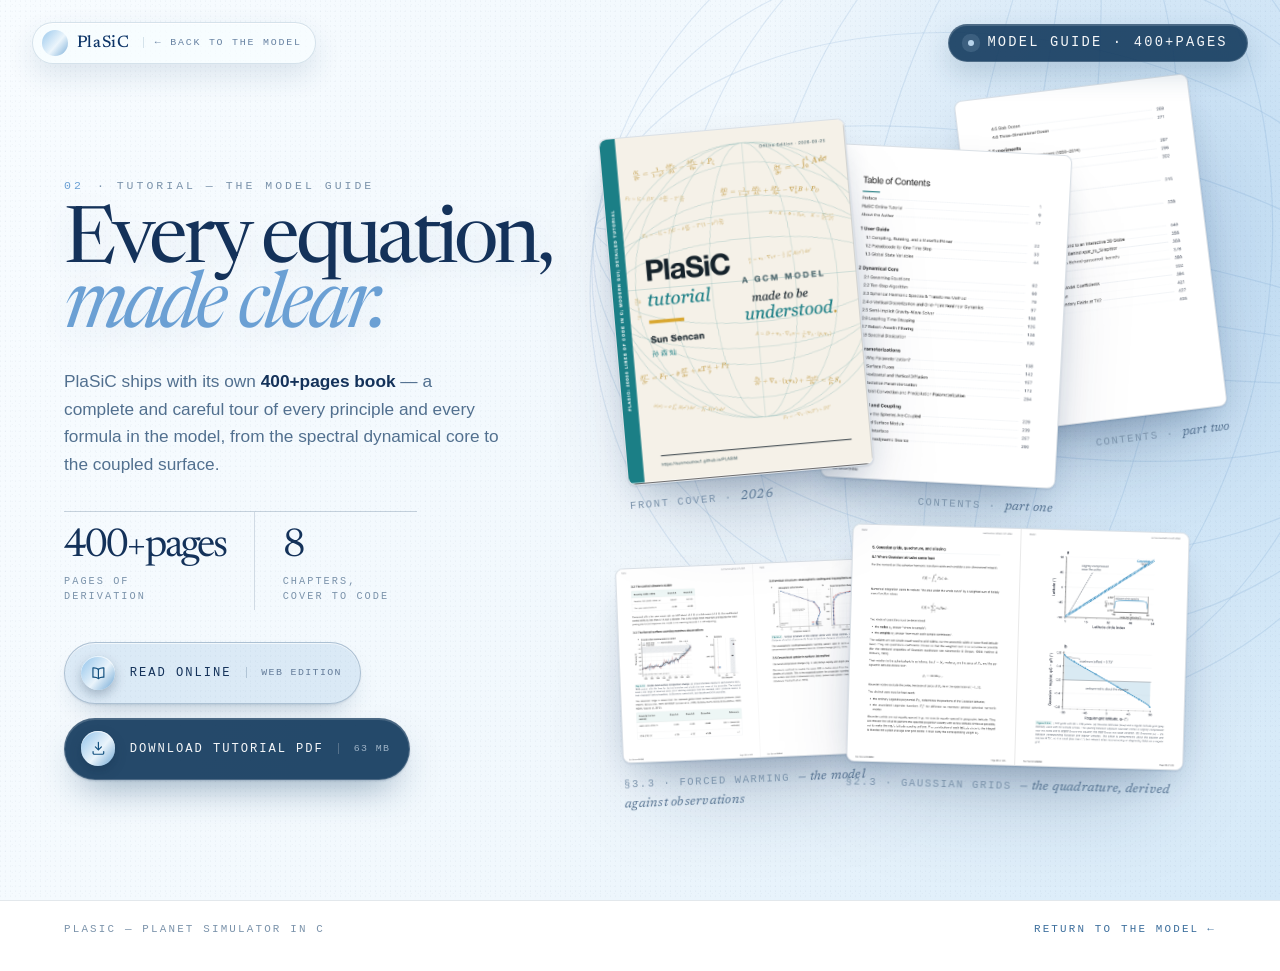
<file: docs-site/docs/tutorial.html>
<!DOCTYPE html>
<html lang="en">
<head>
<meta charset="UTF-8">
<meta name="viewport" content="width=device-width, initial-scale=1.0">
<meta name="color-scheme" content="light">
<meta name="description" content="The PlaSiC model guide — a 400+page companion book that explains every principle and formula behind the model.">
<meta name="theme-color" content="#f8fcff">
<link rel="icon" type="image/svg+xml" href="data:image/svg+xml,%3Csvg xmlns='http://www.w3.org/2000/svg' viewBox='0 0 64 64'%3E%3Cdefs%3E%3CradialGradient id='g' cx='35%25' cy='28%25'%3E%3Cstop stop-color='%23dffaff'/%3E%3Cstop offset='.48' stop-color='%237fe0f2'/%3E%3Cstop offset='1' stop-color='%231d5d7c'/%3E%3C/radialGradient%3E%3C/defs%3E%3Ccircle cx='32' cy='32' r='25' fill='url(%23g)'/%3E%3Cpath d='M12 34c13-9 27-11 40-4' fill='none' stroke='%23fff' stroke-opacity='.7' stroke-width='2'/%3E%3C/svg%3E">
<title>PlaSiC — The Model Guide</title>
<link rel="preconnect" href="https://fonts.googleapis.com">
<link rel="preconnect" href="https://fonts.gstatic.com" crossorigin>
<link href="https://fonts.googleapis.com/css2?family=Newsreader:ital,opsz,wght@0,6..72,400;0,6..72,500;1,6..72,400&amp;display=swap" rel="stylesheet">

<style>
/* ============================================================
   1. TOKENS + RESET
   The palette is the ice-blue closing page of index.html:
   #14325a navy ink, #6ba0d4 accent, #7b93ab quiet mono,
   hairline rules in rgba(28,64,102,.x)
   ============================================================ */
:root{
  --ink:#14325a;
  --soft-2:#52708f;
  --faint:#7b93ab;

  --blue:#6ba0d4;
  --link:#3d6f9d;

  --line:rgba(28,64,102,.16);
  --line-soft:rgba(28,64,102,.12);
  --line-strong:rgba(28,64,102,.22);

  --glass:rgba(248,253,255,.66);
  --glass-line:rgba(35,91,130,.16);

  --font-elegant:'Newsreader','Bodoni 72','Didot','Baskerville','Times New Roman',serif;
  --font-display:'Bodoni 72','Didot','Bodoni MT',var(--font-elegant);
  --font-body:-apple-system,BlinkMacSystemFont,'Segoe UI',Roboto,'Helvetica Neue',Arial,sans-serif,'PingFang SC','Microsoft YaHei';
  --font-mono:'SF Mono',SFMono-Regular,ui-monospace,Menlo,Consolas,'Liberation Mono',monospace;

  --shadow-plate:
    0 1px 2px rgba(20,50,90,.14),
    0 16px 34px -12px rgba(20,50,90,.26),
    0 52px 96px -38px rgba(20,50,90,.34);
  --shadow-plate-hover:
    0 2px 3px rgba(20,50,90,.16),
    0 26px 50px -14px rgba(20,50,90,.30),
    0 76px 128px -44px rgba(20,50,90,.40);
  --focus-ring:
    0 0 0 3px rgba(107,160,212,.3),
    0 0 0 1px rgba(35,91,130,.8);
}

*{box-sizing:border-box;margin:0;padding:0}
html{scroll-behavior:smooth}
body{
  font-family:var(--font-body);
  color:var(--ink);
  background:
    radial-gradient(54% 86% at 92% 26%, rgba(105,165,220,.28), transparent 66%),
    linear-gradient(112deg, #f8fcff 0%, #f1f8fd 53%, #d5e9f8 100%);
  background-attachment:fixed;
  -webkit-font-smoothing:antialiased;
  text-rendering:optimizeLegibility;
  overflow-x:hidden;
  min-height:100svh;
  animation:pageIn .55s ease both;
}
@keyframes pageIn{from{opacity:0}}
a{color:inherit;text-decoration:none}
img{display:block}
button{font-family:inherit;cursor:pointer;background:none;border:none;color:inherit}
::selection{background:rgba(107,160,212,.32);color:#0f2846}
:focus-visible{outline:none;box-shadow:var(--focus-ring);border-radius:10px}

/* ============================================================
   2. BACKGROUND — a fixed ice-blue sweep, the faint graticule of
      the book cover, and the fine dot grain of index.html
   ============================================================ */
.bg{
  position:fixed;inset:0;z-index:0;pointer-events:none;
  background:radial-gradient(140% 120% at 55% 45%, transparent 70%, rgba(54,115,177,.09) 100%);
}
.bg .graticule{
  position:absolute;right:-16vw;top:-20vh;width:min(74vw,980px);
  opacity:.38;transform:rotate(9deg);
}
.bg .graticule svg{display:block;width:100%;height:auto}
.bg::after{
  content:"";position:absolute;inset:0;opacity:.55;mix-blend-mode:multiply;
  background-image:
    radial-gradient(circle at 12% 21%, rgba(23,58,92,.08) 0 .45px, transparent .7px),
    radial-gradient(circle at 73% 61%, rgba(23,58,92,.06) 0 .45px, transparent .7px);
  background-size:5px 5px,7px 7px;
}

/* ============================================================
   3. FIXED CHROME — the same glass pills as index.html
   ============================================================ */
.topbar{
  position:fixed;z-index:30;
  top:clamp(1rem,2.4vh,1.5rem);
  left:clamp(1.1rem,2.5vw,2rem);right:clamp(1.1rem,2.5vw,2rem);
  display:flex;justify-content:space-between;align-items:center;gap:1rem;
  pointer-events:none;
}
.topbar > *{pointer-events:auto}
.brand{
  display:flex;align-items:center;gap:.55rem;
  padding:.46rem .82rem .46rem .56rem;
  border:1px solid var(--glass-line);border-radius:999px;
  background:var(--glass);
  -webkit-backdrop-filter:blur(16px) saturate(125%);
  backdrop-filter:blur(16px) saturate(125%);
  box-shadow:0 12px 28px rgba(32,78,112,.12),inset 0 1px 0 rgba(255,255,255,.86);
  font-family:var(--font-elegant);font-size:1.05rem;font-weight:500;letter-spacing:.04em;
  color:#0d3568;
  transition:transform .3s ease,border-color .3s ease,background .3s ease;
}
.brand:hover{transform:translateY(-1px);border-color:rgba(35,91,130,.3);background:rgba(255,255,255,.88)}
.brand .mark{
  width:26px;height:26px;border-radius:50%;flex:none;
  background:linear-gradient(130deg,#8fc2ea,#eaf4fb 56%,#6ea6d4);
  opacity:.9;
}
.brand .crumb{
  margin-left:.25rem;padding-left:.7rem;border-left:1px solid var(--glass-line);
  font-family:var(--font-mono);font-size:.62rem;letter-spacing:.18em;text-transform:uppercase;
  color:rgba(13,53,104,.62);
}
/* the right-hand pill mirrors index.html's "Public release soon" badge */
.edition{
  display:flex;align-items:center;gap:.85rem;
  padding:.68rem 1.2rem;border:1px solid rgba(255,255,255,.18);border-radius:99px;
  background:rgba(19,58,94,.9);color:#f5f7f9;
  box-shadow:0 12px 28px rgba(28,73,112,.2),inset 0 1px 0 rgba(255,255,255,.16);
  font-family:var(--font-mono);font-size:.86rem;letter-spacing:.16em;text-transform:uppercase;
  white-space:nowrap;
}
.edition::before{
  content:"";width:6px;height:6px;border-radius:50%;
  background:#b8d4ec;box-shadow:0 0 0 6px rgba(184,212,236,.14);
}

/* ============================================================
   4. HERO — copy on the left, the prints laid out on the desk
   ============================================================ */
.hero{
  position:relative;z-index:2;
  max-width:1800px;margin:0 auto;
  min-height:100svh;
  display:grid;grid-template-columns:minmax(0,45fr) minmax(0,55fr);
  align-items:center;
  gap:clamp(2rem,4.5vw,5.5rem);
  padding:clamp(6.5rem,12vh,9rem) clamp(1.6rem,5vw,5rem) clamp(2.4rem,5.5vh,3.8rem) clamp(2.5rem,5vw,5.5rem);
}

.kicker{
  font-family:var(--font-mono);font-size:.72rem;font-weight:500;
  letter-spacing:.26em;text-transform:uppercase;color:var(--faint);
}
.kicker b{color:var(--blue);font-weight:500;margin-right:.2rem}
.hero h1{
  margin-top:clamp(1rem,2.2vh,1.7rem);
  font-family:var(--font-display);
  font-size:clamp(3.4rem,6.1vw,7.2rem);font-weight:400;
  line-height:.84;letter-spacing:-.055em;color:var(--ink);
  text-shadow:0 10px 34px rgba(44,93,142,.12);
  text-wrap:balance;
}
.hero h1 em{font-style:italic;color:var(--blue)}
.lede{
  margin-top:clamp(1.2rem,2.8vh,2.2rem);
  max-width:46ch;
  font-size:clamp(1.08rem,1.3vw,1.4rem);line-height:1.6;color:var(--soft-2);
  text-wrap:pretty;
}
.lede strong{color:var(--ink);font-weight:600}

.stats{
  display:flex;flex-wrap:wrap;row-gap:.2rem;
  margin-top:clamp(1.6rem,3.6vh,2.8rem);
  border-top:1px solid var(--line-strong);
  width:fit-content;max-width:680px;
}
.stat{padding:1.15rem clamp(1.1rem,2.2vw,2.4rem) .3rem;min-width:0}
.stat:first-child{padding-left:0}
.stat + .stat{border-left:1px solid var(--line)}
.stat strong{
  display:block;
  font-family:var(--font-display);
  font-size:clamp(2.1rem,3.1vw,3.7rem);font-weight:400;
  line-height:.86;letter-spacing:-.055em;color:var(--ink);white-space:nowrap;
}
.stat span{
  display:block;margin-top:.6rem;
  font-family:var(--font-mono);font-size:.64rem;letter-spacing:.2em;text-transform:uppercase;
  color:var(--faint);white-space:normal;line-height:1.5;
}

/* ---- the one action on the page: download the book ---- */
.download-cta{
  display:inline-flex;align-items:center;gap:.9rem;
  width:fit-content;
  margin-top:clamp(1.7rem,3.6vh,2.7rem);
  padding:.8rem 1.15rem .8rem 1rem;
  border:1px solid rgba(255,255,255,.18);border-radius:999px;
  background:rgba(19,58,94,.92);color:#f5f7f9;
  box-shadow:
    0 1px 2px rgba(20,50,90,.18),
    0 18px 38px -14px rgba(28,73,112,.5),
    inset 0 1px 0 rgba(255,255,255,.16);
  transition:transform .3s ease,background .3s ease,box-shadow .3s ease;
}
.download-cta:hover{
  transform:translateY(-2px);
  background:rgba(21,63,102,.98);
  box-shadow:
    0 2px 3px rgba(20,50,90,.2),
    0 26px 52px -16px rgba(28,73,112,.58),
    inset 0 1px 0 rgba(255,255,255,.2);
}
.download-cta:active{transform:translateY(0)}
.download-cta__icon{
  display:grid;place-items:center;flex:none;
  width:2.15rem;height:2.15rem;border-radius:50%;
  background:linear-gradient(130deg,#8fc2ea,#eaf4fb 56%,#6ea6d4);
  color:#12507f;
  box-shadow:inset 0 1px 0 rgba(255,255,255,.7),0 5px 12px rgba(10,40,70,.28);
  transition:transform .3s ease;
}
.download-cta__icon svg{display:block;width:1.05rem;height:1.05rem}
.download-cta:hover .download-cta__icon{transform:translateY(1px)}
.download-cta__label{
  font-family:var(--font-mono);font-size:.76rem;font-weight:500;
  letter-spacing:.16em;text-transform:uppercase;white-space:nowrap;
}
.download-cta__meta{
  padding-left:.9rem;border-left:1px solid rgba(255,255,255,.22);
  font-family:var(--font-mono);font-size:.62rem;letter-spacing:.14em;text-transform:uppercase;
  color:rgba(222,236,248,.66);white-space:nowrap;
}

/* ---- the actions sit side by side: read the web edition, or take the PDF ---- */
.cta-row{
  display:flex;flex-wrap:wrap;align-items:center;gap:.85rem;
  margin-top:clamp(1.7rem,3.6vh,2.7rem);
}
.cta-row .download-cta{margin-top:0}
.download-cta--web{
  background:rgba(107,160,212,.18);
  color:var(--ink);
  border-color:rgba(28,64,102,.24);
  box-shadow:
    0 1px 2px rgba(20,50,90,.1),
    0 14px 30px -16px rgba(28,73,112,.4),
    inset 0 1px 0 rgba(255,255,255,.6);
}
.download-cta--web:hover{
  background:rgba(107,160,212,.3);
  box-shadow:
    0 2px 3px rgba(20,50,90,.12),
    0 20px 40px -18px rgba(28,73,112,.5),
    inset 0 1px 0 rgba(255,255,255,.7);
}
.download-cta--web .download-cta__meta{
  border-left-color:rgba(28,64,102,.22);
  color:rgba(20,50,90,.6);
}

/* ---- the desk: the prints, laid at an angle ---- */
.desk{
  position:relative;z-index:2;
  height:min(78vh,760px);
  --px:0;--py:0;
}
.plate{
  position:absolute;
  width:var(--w);left:var(--x);top:var(--y);z-index:var(--z,1);
  opacity:0;
  transform:translate3d(0,var(--fy,46px),0) rotate(calc(var(--tilt) + var(--r0,5deg))) scale(.94);
  transition:
    opacity .95s ease var(--d,0s),
    transform 1.15s cubic-bezier(.16,.8,.28,1) var(--d,0s);
  will-change:transform;
}
body.in .plate{
  opacity:1;
  transform:
    translate3d(calc(var(--px)*var(--depth,1)*1px),calc(var(--py)*var(--depth,1)*1px),0)
    rotate(var(--tilt)) scale(1);
}
.paper{
  position:relative;border-radius:8px;overflow:hidden;
  background:#fff;
  border:1px solid var(--line);
  box-shadow:var(--shadow-plate);
  transition:transform .55s cubic-bezier(.2,.8,.2,1),box-shadow .55s ease;
}
.zoom-trigger{
  cursor:zoom-in;
}
.zoom-trigger:focus-visible{
  outline:none;
  box-shadow:var(--shadow-plate-hover),var(--focus-ring);
}
.plate:hover{z-index:60}
.plate:hover .paper{transform:translateY(-10px);box-shadow:var(--shadow-plate-hover)}
.paper img{
  width:100%;height:auto;
  aspect-ratio:var(--ar,1192/1684);
  object-fit:cover;
  animation:drift var(--drift,11s) ease-in-out var(--ph,0s) infinite alternate;
}
@keyframes drift{
  from{transform:translateY(-3px)}
  to{transform:translateY(4px)}
}
.plate figcaption{
  position:relative;z-index:2;
  margin-top:.65rem;
  font-family:var(--font-mono);font-size:.66rem;letter-spacing:.15em;text-transform:uppercase;
  color:var(--faint);line-height:1.6;
}
.plate figcaption em{
  font-family:var(--font-elegant);font-style:italic;text-transform:none;
  letter-spacing:.02em;font-size:.8rem;color:var(--soft-2);
}
/* the two contents pages are fanned left-to-right, so their captions sit
   on the visible (right) side of each sheet */
.p-toc1 figcaption,.p-toc2 figcaption{text-align:right}

/* placements — cover upright-left, the two contents pages fanned right
   (sized up so the chapter lists are readable), a spread lying across
   the front, and the experiments spread tucked in behind it */
.p-cover  {--x:0%;    --y:0%;   --w:41%;  --tilt:-5deg;  --r0:6deg;  --depth:1.2;  --z:40; --d:.16s; --drift:12s; --ph:-2.5s}
.p-toc1   {--x:35.5%; --y:3%;   --w:39%;  --tilt:3deg;   --r0:-4deg; --depth:.85;  --z:20; --d:.32s; --drift:10s; --ph:-6s}
.p-toc2   {--x:60%;   --y:-6%;  --w:39%;  --tilt:-7deg;  --r0:4deg;  --depth:.62;  --z:10; --d:.44s; --drift:13s; --ph:-4s}
.p-spread {--x:39%;   --y:57%;  --w:56%;  --tilt:1.6deg; --r0:-3deg; --depth:1.05; --z:30; --d:.56s; --drift:14s; --ph:-8s}
.p-spread-b{--x:1%;   --y:62%;  --w:45%;  --tilt:-2.4deg;--r0:3deg;  --depth:.78;  --z:15; --d:.68s; --drift:15s; --ph:-5s}

.p-toc1 .paper{aspect-ratio:1182/1680}
.p-toc1 .paper img{aspect-ratio:1182/1680}
.p-toc2 .paper{aspect-ratio:1180/1686}
.p-toc2 .paper img{aspect-ratio:1180/1686}
.p-spread .paper{aspect-ratio:2380/1680}
.p-spread .paper img{aspect-ratio:2380/1680}
.p-spread-b .paper{aspect-ratio:3104/2238}
.p-spread-b .paper img{aspect-ratio:3104/2238}

/* ============================================================
   5. FOOTER
   ============================================================ */
.site-foot{
  position:relative;z-index:2;
  max-width:1800px;margin:0 auto;
  display:flex;justify-content:space-between;align-items:center;gap:1.5rem;flex-wrap:wrap;
  padding:1.4rem clamp(2.4rem,5vw,5rem) 2.2rem;
  border-top:1px solid var(--line-soft);
  font-family:var(--font-mono);font-size:.68rem;letter-spacing:.2em;text-transform:uppercase;
  color:var(--faint);
}
.site-foot a{
  display:inline-flex;align-items:center;gap:.5rem;color:var(--link);
  transition:color .25s ease;
}
.site-foot a i{font-style:normal;transition:transform .3s ease}
.site-foot a:hover{color:var(--ink)}
.site-foot a:hover i{transform:translateX(-4px)}

/* ============================================================
   6. REVEAL + MOTION PREFERENCES
   ============================================================ */
.reveal{
  opacity:0;transform:translateY(26px);
  transition:opacity .9s ease var(--d,0s),transform 1s cubic-bezier(.16,.8,.28,1) var(--d,0s);
}
body.in .reveal{opacity:1;transform:none}

@media (prefers-reduced-motion:reduce){
  *,*::before,*::after{animation:none!important;transition:none!important}
  html{scroll-behavior:auto}
}

/* ============================================================
   7. RESPONSIVE
   ============================================================ */
@media (max-width:1150px){
  .hero{grid-template-columns:1fr;align-items:start;gap:3rem;padding-top:7.5rem}
  .hero-copy{max-width:640px}
  .desk{height:min(74vh,660px);max-width:820px;width:100%;margin:0 auto}
}
@media (max-width:700px){
  .brand .crumb{display:none}
  .edition{font-size:.6rem;letter-spacing:.14em;padding:.56rem .85rem;gap:.6rem}
  .edition::before{box-shadow:0 0 0 5px rgba(184,212,236,.14)}
  .hero{padding:6.8rem 1.4rem 2.5rem;gap:2.4rem}
  .desk{
    height:auto;max-width:none;
    display:grid;grid-template-columns:1fr 1fr;gap:1.5rem;
  }
  .plate{position:relative;left:auto;top:auto;width:100%;opacity:1;transform:rotate(var(--tilt))}
  .p-cover{grid-column:1/-1;width:86%;margin:0 auto;--tilt:-3deg;--fy:0px}
  .p-toc1{--tilt:2.4deg}
  .p-toc2{--tilt:-3.4deg}
  .p-spread{grid-column:1/-1;--tilt:1.2deg}
  .p-spread-b{grid-column:1/-1;--tilt:-1.4deg}
  .site-foot{padding-left:1.4rem;padding-right:1.4rem}
}
@media (max-width:640px){
  .stats{display:block;max-width:none}
  .stat,.stat + .stat{border-left:0;padding:1rem 0 .6rem}
  .stat + .stat{border-top:1px solid var(--line)}
  .stat strong{font-size:clamp(2rem,7.5vw,2.6rem)}
  .download-cta__meta{display:none}
}
@media (max-width:430px){
  .hero h1{font-size:clamp(2.9rem,12vw,3.6rem)}
  .download-cta{gap:.72rem;padding:.74rem 1rem .74rem .88rem}
  .download-cta__icon{width:1.95rem;height:1.95rem}
  .download-cta__label{font-size:.68rem;letter-spacing:.12em}
}

/* ============================================================
   8. PDF PREVIEW — an enlarged reading view for every print
   ============================================================ */
.zoom-lightbox{
  position:fixed;inset:0;z-index:100;
  display:flex;align-items:center;justify-content:flex-end;
  padding:clamp(.9rem,2.1vw,1.8rem);
  padding-left:clamp(1rem,3vw,3.5rem);
  background:rgba(8,27,49,.56);
  -webkit-backdrop-filter:blur(8px) saturate(112%);
  backdrop-filter:blur(8px) saturate(112%);
  opacity:0;visibility:hidden;pointer-events:none;
  transition:opacity .3s ease,visibility .3s ease;
}
.zoom-lightbox.is-open{
  opacity:1;visibility:visible;pointer-events:auto;
}
.zoom-lightbox__frame{
  position:relative;
  width:min(52vw,1000px);
  height:min(96vh,1260px);
  max-width:calc(100vw - 2rem);
  max-height:calc(100vh - 1.8rem);
  display:flex;align-items:center;justify-content:center;
  padding:.55rem;
  border:1px solid rgba(255,255,255,.5);
  border-radius:14px;
  background:rgba(241,248,253,.86);
  box-shadow:0 24px 72px rgba(6,28,52,.38),inset 0 1px 0 rgba(255,255,255,.82);
  transform:translate3d(1.5rem,0,0) scale(.97);
  transition:transform .42s cubic-bezier(.16,.8,.28,1);
}
.zoom-lightbox.is-open .zoom-lightbox__frame{
  transform:none;
}
.zoom-lightbox__image{
  display:block;
  width:100%;height:100%;
  object-fit:contain;
  border-radius:8px;
  background:#fff;
  box-shadow:0 2px 12px rgba(20,50,90,.16);
}
.zoom-lightbox__close{
  position:absolute;z-index:1;top:.7rem;right:.7rem;
  width:2.35rem;height:2.35rem;
  display:grid;place-items:center;
  border:1px solid rgba(20,50,90,.18);border-radius:50%;
  background:rgba(248,253,255,.86);
  color:var(--ink);font-size:1.35rem;line-height:1;
  box-shadow:0 6px 18px rgba(20,50,90,.18);
  transition:transform .25s ease,background .25s ease;
}
.zoom-lightbox__close:hover{transform:rotate(90deg);background:#fff}
.zoom-lightbox__close:focus-visible{box-shadow:var(--focus-ring)}
.zoom-lightbox__hint{
  position:absolute;left:50%;bottom:.72rem;transform:translateX(-50%);
  padding:.35rem .65rem;border-radius:999px;
  background:rgba(20,50,90,.78);color:#f5f8fb;
  font-family:var(--font-mono);font-size:.58rem;letter-spacing:.12em;text-transform:uppercase;
  white-space:nowrap;pointer-events:none;
}
body.zoom-open{overflow:hidden}

@media (max-width:700px){
  .zoom-lightbox{align-items:center;justify-content:center;padding:1rem}
  .zoom-lightbox__frame{
    width:100%;height:calc(100vh - 2rem);
    max-width:none;max-height:none;
    transform:translateY(1rem) scale(.97);
  }
}

@media (prefers-reduced-motion:reduce){
  .zoom-lightbox__frame{transform:none}
}
</style>
</head>
<body>

<!-- background layers -->
<div class="bg" aria-hidden="true">
  <div class="graticule" aria-hidden="true">
    <svg viewBox="0 0 800 800" fill="none" stroke="#2f6fae" stroke-width="1">
      <g stroke-opacity=".3">
        <circle cx="400" cy="400" r="356"/>
        <ellipse cx="400" cy="400" rx="356" ry="288"/>
        <ellipse cx="400" cy="400" rx="356" ry="216"/>
        <ellipse cx="400" cy="400" rx="356" ry="132"/>
        <ellipse cx="400" cy="400" rx="356" ry="52"/>
        <ellipse cx="400" cy="400" rx="288" ry="356"/>
        <ellipse cx="400" cy="400" rx="216" ry="356"/>
        <ellipse cx="400" cy="400" rx="132" ry="356"/>
        <ellipse cx="400" cy="400" rx="52" ry="356"/>
        <line x1="44" y1="400" x2="756" y2="400"/>
        <line x1="400" y1="44" x2="400" y2="756"/>
      </g>
    </svg>
  </div>
</div>

<!-- fixed chrome -->
<header class="topbar">
  <a class="brand" href="index.html">
    <span class="mark" aria-hidden="true"></span>
    <span>PlaSiC</span>
    <span class="crumb">← Back to the model</span>
  </a>
  <span class="edition">Model guide · 400+pages</span>
</header>

<main>
  <!-- ============ HERO : copy + the prints ============ -->
  <section class="hero">
    <div class="hero-copy">
      <p class="kicker reveal" style="--d:.05s"><b>02</b> · Tutorial — the model guide</p>
      <h1 class="reveal" style="--d:.12s">Every equation,<br><em>made clear.</em></h1>
      <p class="lede reveal" style="--d:.2s">
        PlaSiC ships with its own <strong>400+pages book</strong> — a complete and careful tour of
        every principle and every formula in the model, from the spectral dynamical core
        to the coupled surface.
      </p>

      <div class="stats reveal" style="--d:.32s">
        <div class="stat"><strong>400+pages</strong><span>pages of<br>derivation</span></div>
        <div class="stat"><strong>8</strong><span>chapters,<br>cover to code</span></div>
      </div>

      <div class="cta-row reveal" style="--d:.42s">
        <a class="download-cta download-cta--web"
           href="tutorial/"
           aria-label="Read the PlaSiC tutorial online, chapter by chapter">
          <span class="download-cta__icon" aria-hidden="true">
            <svg viewBox="0 0 24 24" fill="none" stroke="currentColor" stroke-width="1.7" stroke-linecap="round" stroke-linejoin="round">
              <path d="M12 6.2C10.3 4.9 8.1 4.2 5.4 4.2H4.2v13.2h1.2c2.7 0 4.9.7 6.6 2 1.7-1.3 3.9-2 6.6-2h1.2V4.2h-1.2c-2.7 0-4.9.7-6.6 2Z"/>
              <path d="M12 6.2v13.2"/>
            </svg>
          </span>
          <span class="download-cta__label">Read online</span>
          <span class="download-cta__meta">Web edition</span>
        </a>

        <a class="download-cta"
           href="https://drive.google.com/file/d/1PaMNy_Bc8rSRLUIjQizExJ17wFgWT9Ag/view?usp=sharing"
           target="_blank" rel="noopener"
           aria-label="Download the PlaSiC tutorial PDF, about 63 MB, from Google Drive">
          <span class="download-cta__icon" aria-hidden="true">
            <svg viewBox="0 0 24 24" fill="none" stroke="currentColor" stroke-width="1.7" stroke-linecap="round" stroke-linejoin="round">
              <path d="M12 3.4v10.2"/>
              <path d="M7.7 9.9 12 14.2l4.3-4.3"/>
              <path d="M4.4 16.4v2.2a1.8 1.8 0 0 0 1.8 1.8h11.6a1.8 1.8 0 0 0 1.8-1.8v-2.2"/>
            </svg>
          </span>
          <span class="download-cta__label">Download tutorial PDF</span>
          <span class="download-cta__meta">63 MB</span>
        </a>
      </div>
    </div>

    <div class="desk" id="desk" aria-label="Spreads from the PlaSiC tutorial book">
      <figure class="plate p-cover" style="--fy:52px">
        <div class="paper zoom-trigger" role="button" tabindex="0" aria-label="Enlarge the PlaSiC tutorial front cover">
          <img src="pdf1.png" alt="Front cover of the PlaSiC tutorial: gold equations scattered over a globe of latitude–longitude lines, titled “A GCM model made to be understood”." decoding="async">
        </div>
        <figcaption>Front cover · <em>2026</em></figcaption>
      </figure>

      <figure class="plate p-toc1" style="--fy:58px">
        <div class="paper zoom-trigger" role="button" tabindex="0" aria-label="Enlarge the first contents page">
          <img src="pdf2.png" alt="First contents page of the tutorial, listing the user guide, dynamical core and parameterization chapters." decoding="async">
        </div>
        <figcaption>Contents · <em>part one</em></figcaption>
      </figure>

      <figure class="plate p-toc2" style="--fy:40px">
        <div class="paper zoom-trigger" role="button" tabindex="0" aria-label="Enlarge the second contents page">
          <img src="pdf3.png" alt="Second contents page, listing experiments, parallel computing, the desktop app and appendices." decoding="async">
        </div>
        <figcaption>Contents · <em>part two</em></figcaption>
      </figure>

      <figure class="plate p-spread" style="--fy:64px">
        <div class="paper zoom-trigger" role="button" tabindex="0" aria-label="Enlarge the Gaussian grids spread">
          <img src="pdf4.png" alt="Open spread from the dynamical-core chapter: the derivation of Gaussian grids and quadrature beside figures of Gaussian latitude spacing." decoding="async">
        </div>
        <figcaption>§2.3 · Gaussian grids <em>— the quadrature, derived</em></figcaption>
      </figure>

      <figure class="plate p-spread-b" style="--fy:44px">
        <div class="paper zoom-trigger" role="button" tabindex="0" aria-label="Enlarge the forced warming spread">
          <img src="pdf5.png" alt="Open spread from the experiments chapter: control-climate stability, forced surface warming against observations, and the vertical structure of stratospheric cooling and tropospheric warming." decoding="async">
        </div>
        <figcaption>§3.3 · Forced warming <em>— the model against observations</em></figcaption>
      </figure>
    </div>
  </section>
</main>

<footer class="site-foot">
  <span>PlaSiC — Planet Simulator in C</span>
  <a href="index.html">Return to the model<i aria-hidden="true">←</i></a>
</footer>

<noscript>
  <style>.reveal,.plate{opacity:1;transform:rotate(var(--tilt,0deg))}</style>
</noscript>

<div class="zoom-lightbox" id="zoomLightbox" role="dialog" aria-modal="true" aria-label="Enlarged tutorial page" aria-hidden="true">
  <div class="zoom-lightbox__frame">
    <button class="zoom-lightbox__close" type="button" aria-label="Close enlarged preview">×</button>
    <img class="zoom-lightbox__image" alt="">
    <span class="zoom-lightbox__hint">Click outside or press Esc to close</span>
  </div>
</div>

<script>
(function(){
"use strict";

/* ------------------------------------------------------------------
   PDF preview — enlarge any print into a reading-sized panel.
   ------------------------------------------------------------------ */
var lightbox = document.getElementById("zoomLightbox");
var lightboxImage = lightbox && lightbox.querySelector(".zoom-lightbox__image");
var closeButton = lightbox && lightbox.querySelector(".zoom-lightbox__close");
var activeTrigger = null;

function closePreview(){
  if (!lightbox || !lightbox.classList.contains("is-open")) return;
  lightbox.classList.remove("is-open");
  lightbox.setAttribute("aria-hidden","true");
  document.body.classList.remove("zoom-open");
  if (activeTrigger){
    activeTrigger.focus();
    activeTrigger = null;
  }
}

function openPreview(trigger){
  if (!lightbox || !lightboxImage) return;
  var source = trigger.querySelector("img");
  if (!source) return;
  activeTrigger = trigger;
  lightboxImage.src = source.currentSrc || source.src;
  lightboxImage.alt = source.alt || "Enlarged tutorial page";
  lightbox.classList.add("is-open");
  lightbox.setAttribute("aria-hidden","false");
  document.body.classList.add("zoom-open");
  closeButton.focus();
}

if (lightbox){
  document.querySelectorAll(".zoom-trigger").forEach(function(trigger){
    trigger.addEventListener("click",function(){ openPreview(trigger); });
    trigger.addEventListener("keydown",function(e){
      if (e.key === "Enter" || e.key === " "){
        e.preventDefault();
        openPreview(trigger);
      }
    });
  });
  closeButton.addEventListener("click",closePreview);
  lightbox.addEventListener("click",function(e){
    if (e.target === lightbox) closePreview();
  });
  document.addEventListener("keydown",function(e){
    if (e.key === "Escape") closePreview();
  });
}

/* ------------------------------------------------------------------
   Entrance — settle the prints onto the desk once the page paints.
   ------------------------------------------------------------------ */
function settle(){
  requestAnimationFrame(function(){
    requestAnimationFrame(function(){ document.body.classList.add("in"); });
  });
}
if (document.readyState === "loading"){ document.addEventListener("DOMContentLoaded", settle); }
else { settle(); }

/* ------------------------------------------------------------------
   Pointer parallax — the prints drift by their depth while the
   pointer moves. Skipped for touch devices and reduced motion.
   ------------------------------------------------------------------ */
var reduce = window.matchMedia && window.matchMedia("(prefers-reduced-motion: reduce)").matches;
var fine   = window.matchMedia && window.matchMedia("(pointer: fine)").matches;
if (reduce || !fine) return;

var desk = document.getElementById("desk");
if (!desk) return;

var tx = 0, ty = 0, cx = 0, cy = 0, raf = null;

function loop(){
  cx += (tx - cx) * .06;
  cy += (ty - cy) * .06;
  desk.style.setProperty("--px", (cx * 9).toFixed(3));
  desk.style.setProperty("--py", (cy * 7).toFixed(3));
  if (Math.abs(tx - cx) > .002 || Math.abs(ty - cy) > .002){
    raf = requestAnimationFrame(loop);
  } else {
    raf = null;
  }
}

window.addEventListener("pointermove", function(e){
  tx = (e.clientX / window.innerWidth  - .5) * 2;
  ty = (e.clientY / window.innerHeight - .5) * 2;
  if (!raf) raf = requestAnimationFrame(loop);
}, {passive:true});

})();
</script>
</body>
</html>
</file>
